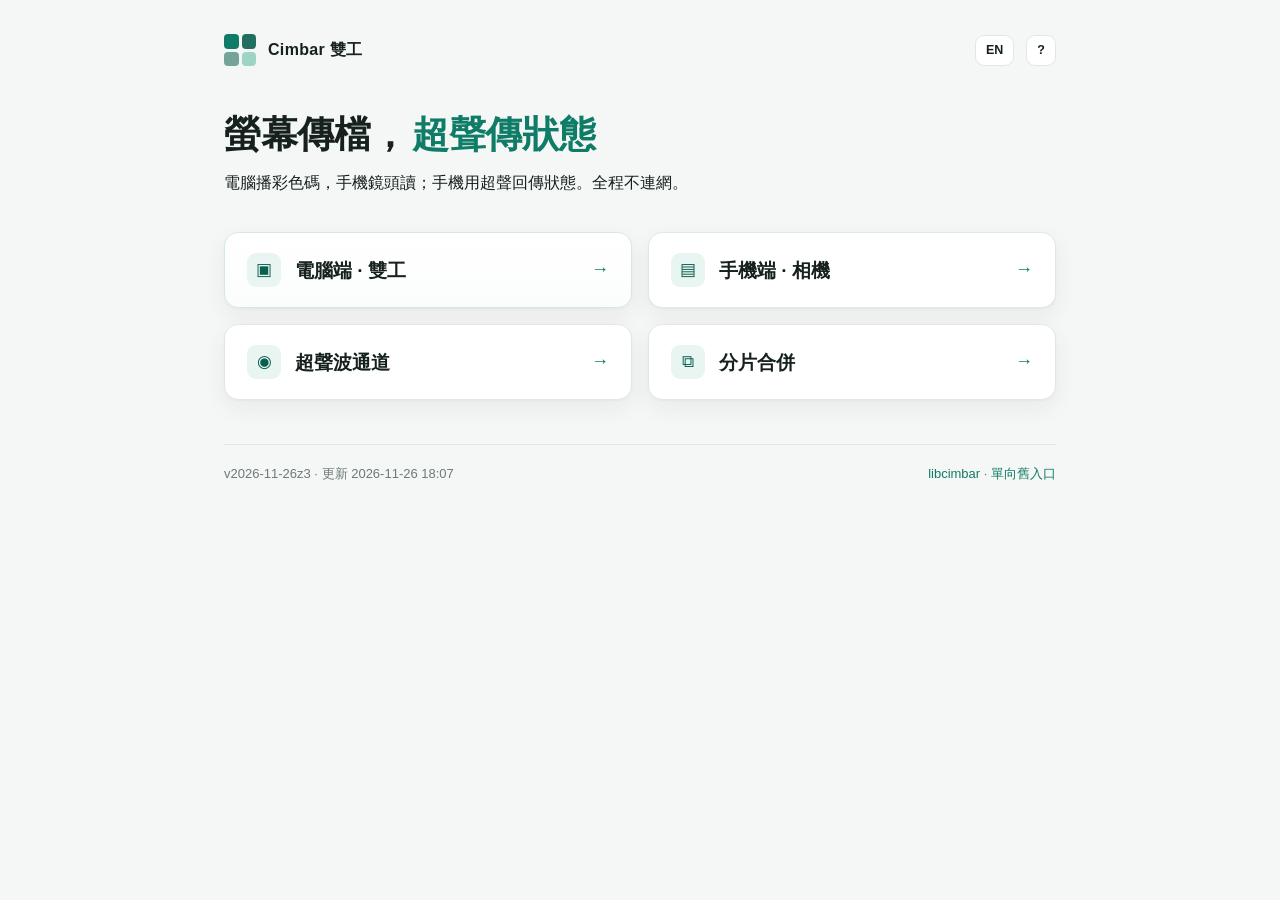
<file: index.html>
<!doctype html>
<html lang="zh-Hant">
<head>
<meta charset="utf-8">
<meta name="viewport" content="width=device-width,initial-scale=1">
<title>Cimbar 雙工</title>
<link rel="stylesheet" href="ui.css">
<style>
  :root{
    --bg:#f5f7f6; --surface:#fff; --ink:#16211e; --muted:#6d7a75;
    --line:#e2e8e5; --accent:#0e7c66; --accent-soft:#e8f5f0; --accent-deep:#0a5f4f;
    --shadow:0 1px 2px rgba(20,40,35,.04),0 8px 24px rgba(20,40,35,.06);
  }
  *{box-sizing:border-box}
  body{margin:0;background:var(--bg);color:var(--ink);
    font:16px/1.65 -apple-system,BlinkMacSystemFont,"Segoe UI","PingFang TC","Microsoft JhengHei","PingFang SC",sans-serif;
    -webkit-font-smoothing:antialiased}
  .wrap{max-width:880px;margin:0 auto;padding:34px 24px 60px}

  header{display:flex;align-items:center;gap:12px;margin-bottom:46px;flex-wrap:wrap}
  .mark{width:32px;height:32px;flex:0 0 32px;display:grid;grid-template-columns:1fr 1fr;grid-template-rows:1fr 1fr;gap:3px}
  .mark i{display:block;border-radius:4px;background:var(--accent)}
  .mark i:nth-child(2){background:var(--accent-deep);opacity:.9}
  .mark i:nth-child(3){background:var(--accent-deep);opacity:.55}
  .mark i:nth-child(4){background:#9ed4c4}
  header .name{font-weight:650;letter-spacing:.02em}
  .grow{flex:1}

  h1{font-size:37px;line-height:1.24;letter-spacing:-.01em;margin:0 0 12px;font-weight:680}
  h1 .ac{color:var(--accent);margin-left:5px}
  .sub{font-size:16px;margin:0 0 36px;color:var(--ink)}

  .cards{display:grid;grid-template-columns:1fr 1fr;gap:16px;margin-bottom:40px}
  .card{background:var(--surface);border:1px solid var(--line);border-radius:14px;padding:20px 22px;
    text-decoration:none;color:inherit;box-shadow:var(--shadow);display:flex;align-items:center;gap:14px;
    transition:transform .15s ease,box-shadow .15s ease,border-color .15s ease}
  .card:hover{transform:translateY(-2px);border-color:#cfe0da;box-shadow:0 2px 4px rgba(20,40,35,.05),0 14px 32px rgba(20,40,35,.09)}
  .card.primary{background:linear-gradient(180deg,#fff,#fbfdfc);border-color:#d5e8e1}
  .card .ico{width:34px;height:34px;border-radius:9px;background:var(--accent-soft);color:var(--accent-deep);
    display:grid;place-items:center;font-size:17px;flex:0 0 34px}
  .card h2{font-size:19px;margin:0;font-weight:650}
  .card .go{margin-left:auto;color:var(--accent);font-size:18px}

  footer{margin-top:44px;padding-top:18px;border-top:1px solid var(--line);color:var(--muted);font-size:13px;
    display:flex;justify-content:space-between;gap:14px;flex-wrap:wrap}
  footer a{color:var(--accent);text-decoration:none}

  @media (max-width:680px){
    .wrap{padding:24px 18px 48px}
    h1{font-size:28px}
    .cards{grid-template-columns:1fr}
  }
</style>
</head>
<body>
<div class="wrap">

  <header>
    <div class="mark" aria-hidden="true"><i></i><i></i><i></i><i></i></div>
    <div class="name">Cimbar 雙工</div>
    <div class="grow"></div>
    <button class="u-topbtn u-lang" onclick="UI.toggle()" title="Language">EN</button>
    <button class="u-topbtn" data-open="dlgHelp" data-i18n-title="nav.help" title="說明書">?</button>
  </header>

  <h1><span data-i18n="h1a">螢幕傳檔，</span><span class="ac" data-i18n="h1b">超聲傳狀態</span></h1>
  <p class="sub" data-i18n="sub">電腦播彩色碼，手機鏡頭讀；手機用超聲回傳狀態。全程不連網。</p>

  <div class="cards">
    <a class="card primary" href="duplex.html">
      <div class="ico">▣</div>
      <h2 data-i18n="c1">電腦端 · 雙工</h2>
      <div class="go">→</div>
    </a>
    <a class="card" href="recv.html">
      <div class="ico">▤</div>
      <h2 data-i18n="c2">手機端 · 相機</h2>
      <div class="go">→</div>
    </a>
    <a class="card" href="ultra.html">
      <div class="ico">◉</div>
      <h2 data-i18n="c3">超聲波通道</h2>
      <div class="go">→</div>
    </a>
    <a class="card" href="merge.html">
      <div class="ico">⧉</div>
      <h2 data-i18n="c4">分片合併</h2>
      <div class="go">→</div>
    </a>
  </div>

  <footer>
    <span id="verStamp"></span>
    <span><a href="https://github.com/sz3/libcimbar" target="_blank" rel="noopener">libcimbar</a> · <a href="encoder.html" data-i18n="single">單向舊入口</a></span>
  </footer>

</div>

<div class="u-modal u-hide" id="dlgHelp">
  <div class="u-sheet">
    <div class="u-sheet-head"><span data-i18n="help.t">說明書</span><button class="u-x" data-close="dlgHelp">✕</button></div>
    <div class="u-sheet-body">
      <h4 data-i18n="help.h1">這是什麼</h4>
      <p data-i18n="help.p1">電腦把檔案編成彩色圖碼矩陣在螢幕上滾動播放，手機鏡頭逐格讀回；手機再用一段人耳聽不見的 18 kHz 超聲，把「收了多少／讀不動／收齊了」回傳給電腦。全程不上傳、不留紀錄，斷網也能用。</p>

      <h4 data-i18n="help.h2">怎麼用</h4>
      <p data-i18n="help.p2">① 電腦開 duplex.html，選檔案就開始播碼。</p>
      <p data-i18n="help.p3">② 手機開 recv.html，把彩色碼填滿取景框；反光、太遠、失焦都會掉成功率，電腦收到降檔請求會自動放慢。</p>
      <p data-i18n="help.p4">③ 收齊後手機自動回傳「完成」，電腦立刻停播，不用等整輪播完。</p>

      <h4 data-i18n="help.h3">參數</h4>
      <p data-i18n="help.p5">下行（螢幕碼）約 106 KB/s（850 kbps，15 fps 基準）；上行（超聲）188 bps，狀態包 5 字節／0.54 秒。</p>
      <p data-i18n="help.p6">超聲頻帶：18100–19500 Hz 主力、20500–21900 Hz 兜底，8 音 MFSK 雙檔同時解。糾錯：幀內 Reed–Solomon + 跨幀噴泉碼，整幀丟失可自癒。</p>

      <h4 data-i18n="help.h4">兩個前提</h4>
      <p data-i18n="help.p7">一、必須用 HTTPS 或 localhost 開啟，否則瀏覽器不給鏡頭與麥克風權限。</p>
      <p data-i18n="help.p8">二、超聲已壓在 18.1–19.5 kHz（實測 18 kHz 以上就聽不見，這一段裝置響應也最好）。若個別機型仍發不出聲，頁面會自己退回純單向，傳輸照樣完成，只是沒有自適應。</p>

      <h4 data-i18n="help.h5">頁面清單</h4>
      <p data-i18n="help.p9">index 首頁 · duplex 電腦端 · recv 手機端 · ultra 純聲音通道 · merge 分片合併 · encoder 單向舊入口。</p>
    </div>
  </div>
</div>

<script src="ui.js"></script>
<script>
UI.add({
  'nav.help': ['說明書', 'Help'],
  'h1a': ['螢幕傳檔，', 'Screen sends files,'],
  'h1b': ['超聲傳狀態', 'sound sends status'],
  'sub': ['電腦播彩色碼，手機鏡頭讀；手機用超聲回傳狀態。全程不連網。',
          'The PC plays colour code; the phone camera reads it; status returns by ultrasound. Nothing leaves the room.'],
  'c1': ['電腦端 · 雙工', 'PC · duplex'],
  'c2': ['手機端 · 相機', 'Phone · camera'],
  'c3': ['超聲波通道', 'Ultrasonic link'],
  'c4': ['分片合併', 'Merge parts'],
  'single': ['單向舊入口', 'Legacy one-way'],
  'help.t': ['說明書', 'Guide'],
  'help.h1': ['這是什麼', 'What it is'],
  'help.p1': ['電腦把檔案編成彩色圖碼矩陣在螢幕上滾動播放，手機鏡頭逐格讀回；手機再用一段人耳聽不見的 18 kHz 超聲，把「收了多少／讀不動／收齊了」回傳給電腦。全程不上傳、不留紀錄，斷網也能用。',
    'The PC encodes a file into a rolling colour code matrix; the phone camera reads frame by frame and reports progress back over inaudible 18 kHz ultrasound. Nothing is uploaded and nothing is logged; it works offline.'],
  'help.h2': ['怎麼用', 'How to use'],
  'help.p2': ['① 電腦開 duplex.html，選檔案就開始播碼。', '1. Open duplex.html on the PC and pick a file — playback starts.'],
  'help.p3': ['② 手機開 recv.html，把彩色碼填滿取景框；反光、太遠、失焦都會掉成功率，電腦收到降檔請求會自動放慢。',
    '2. Open recv.html on the phone and fill the viewfinder with the code. Glare, distance and blur cost frames; the PC slows down when asked.'],
  'help.p4': ['③ 收齊後手機自動回傳「完成」，電腦立刻停播，不用等整輪播完。',
    '3. When complete, the phone reports "done" and the PC stops immediately.'],
  'help.h3': ['參數', 'Numbers'],
  'help.p5': ['下行（螢幕碼）約 106 KB/s（850 kbps，15 fps 基準）；上行（超聲）188 bps，狀態包 5 字節／0.54 秒。',
    'Downlink (screen code) ≈ 106 KB/s (850 kbps at 15 fps); uplink (ultrasound) 188 bps, 5-byte status per 0.54 s.'],
  'help.p6': ['超聲頻帶：18100–19500 Hz 主力、20500–21900 Hz 兜底，8 音 MFSK 雙檔同時解。糾錯：幀內 Reed–Solomon + 跨幀噴泉碼，整幀丟失可自癒。',
    'Ultrasound bands: 18100–19500 Hz primary, 20500–21900 Hz fallback, 8-tone MFSK decoded in both. Error control: in-frame Reed–Solomon plus cross-frame fountain code.'],
  'help.h4': ['兩個前提', 'Two prerequisites'],
  'help.p7': ['一、必須用 HTTPS 或 localhost 開啟，否則瀏覽器不給鏡頭與麥克風權限。',
    '1. Must be served over HTTPS or localhost, otherwise the browser withholds camera and mic.'],
  'help.p8': ['二、超聲已壓在 18.1–19.5 kHz（實測 18 kHz 以上就聽不見，這一段裝置響應也最好）。若個別機型仍發不出聲，頁面會自己退回純單向，傳輸照樣完成，只是沒有自適應。',
    '2. Ultrasound sits at 18.1–19.5 kHz. If a device cannot emit it, the page falls back to one-way and the transfer still completes.'],
  'help.h5': ['頁面清單', 'Pages'],
  'help.p9': ['index 首頁 · duplex 電腦端 · recv 手機端 · ultra 純聲音通道 · merge 分片合併 · encoder 單向舊入口。',
    'index home · duplex PC · recv phone · ultra sound-only · merge parts · encoder legacy one-way.']
});
UI.apply();
</script>
</body>
</html>
</file>
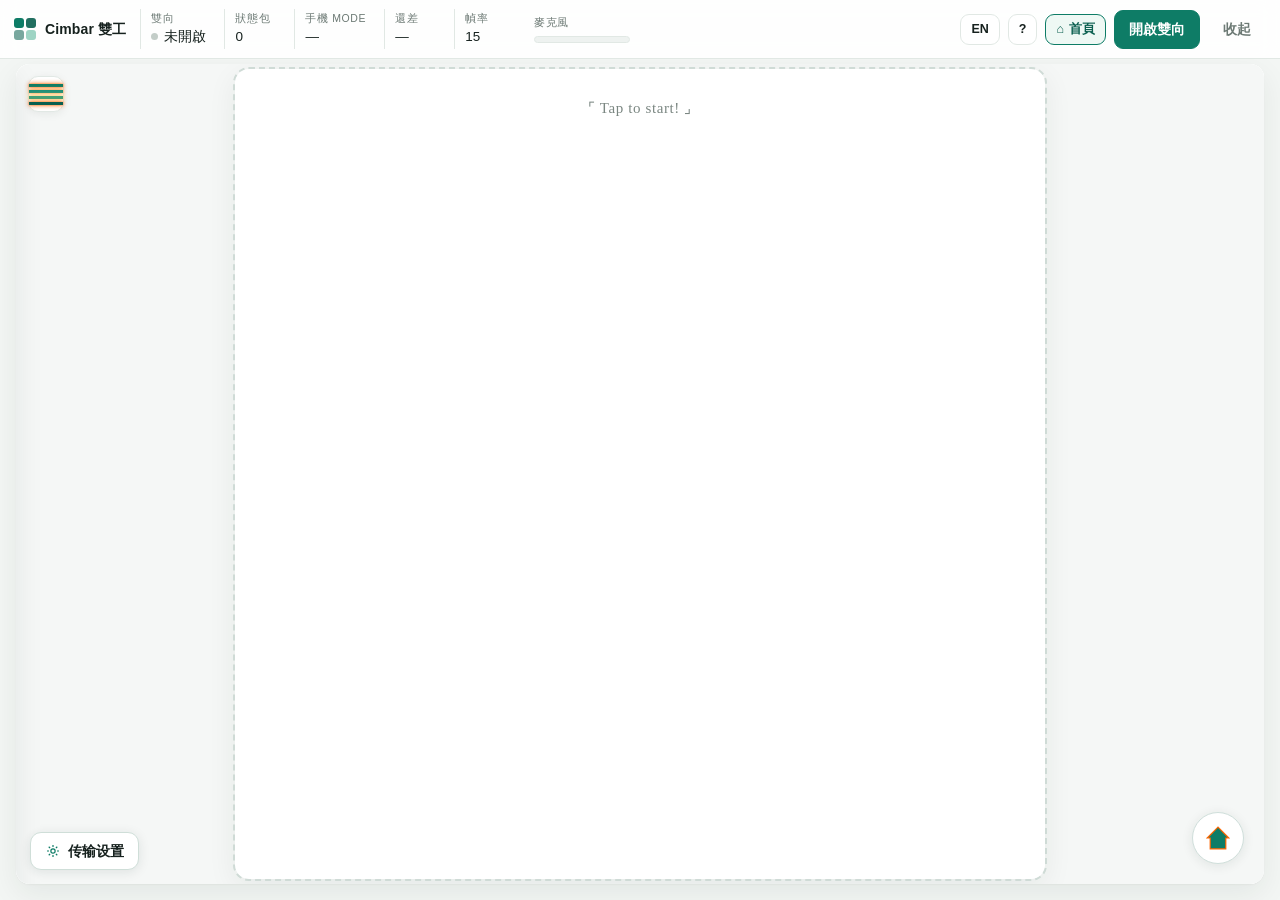
<file: duplex.html>
<!doctype html>
<html lang="zh-Hant">
<head>
<meta charset="utf-8">
<meta name="viewport" content="width=device-width,initial-scale=1">
<title>Cimbar 雙工 · 電腦端</title>
<link rel="stylesheet" href="ui.css">
<style>
  :root{
    --bg:#f3f6f4; --surface:#fff; --ink:#16211e; --muted:#6d7a75;
    --line:#e1e8e4; --accent:#0e7c66; --accent-deep:#0a5f4f; --accent-soft:#e8f5f0;
    --good:#1f7a4d; --bad:#b4423a; --shadow:0 1px 2px rgba(20,40,35,.04),0 10px 30px rgba(20,40,35,.07);
  }
  *{box-sizing:border-box}
  html,body{height:100%;margin:0;background:var(--bg);color:var(--ink);
    font:14px/1.5 -apple-system,BlinkMacSystemFont,"Segoe UI","PingFang TC","Microsoft JhengHei","PingFang SC",sans-serif}

  #bar{
    position:fixed;inset:0 0 auto 0;z-index:10;
    display:flex;align-items:center;gap:8px;flex-wrap:nowrap;
    padding:9px 14px;background:rgba(255,255,255,.9);backdrop-filter:blur(10px);
    border-bottom:1px solid var(--line);overflow:hidden
  }
  .brand{display:flex;align-items:center;gap:9px;margin-right:6px}
  .mark{width:22px;height:22px;display:grid;grid-template-columns:1fr 1fr;grid-template-rows:1fr 1fr;gap:2px}
  .mark i{display:block;border-radius:3px;background:var(--accent)}
  .mark i:nth-child(2){opacity:.9;background:var(--accent-deep)}
  .mark i:nth-child(3){opacity:.55;background:var(--accent-deep)}
  .mark i:nth-child(4){background:#9ed4c4}
  .brand strong{font-weight:650;letter-spacing:.01em}

  .stat{display:flex;flex-direction:column;min-width:62px;padding:2px 10px;border-left:1px solid var(--line)}
  .stat b{font-size:10.5px;letter-spacing:.06em;color:var(--muted);font-weight:500;text-transform:uppercase}
  .stat span{font-size:13.5px;font-variant-numeric:tabular-nums}

  #link{display:flex;align-items:center;gap:6px}
  .dot{width:7px;height:7px;border-radius:50%;background:#c3cdc8;flex:0 0 7px}
  .dot.on{background:var(--good)} .dot.bad{background:var(--bad)}

  #meter{width:96px;height:7px;background:#eef2f0;border:1px solid var(--line);border-radius:6px;overflow:hidden;margin-top:5px}
  #meter>i{display:block;height:100%;width:0;background:linear-gradient(90deg,#3fa37a,#c9a227,#b4423a);transition:width .12s linear}

  .spacer{flex:1 1 auto}
  button{
    font:inherit;font-weight:600;cursor:pointer;border-radius:9px;padding:8px 14px;
    background:var(--surface);color:var(--ink);border:1px solid var(--line);
    transition:background .15s ease,border-color .15s ease,transform .1s ease
  }
  button:hover{background:#f7faf8;border-color:#d2dbd7}
  button:active{transform:translateY(1px)}
  button.primary{background:var(--accent);border-color:var(--accent);color:#fff}
  button.primary:hover{background:var(--accent-deep);border-color:var(--accent-deep)}
  button.ghost{background:transparent;color:var(--muted);border-color:transparent}
  button.ghost:hover{background:#f1f5f3;color:var(--ink)}

  #stage{position:fixed;inset:0;padding:64px 16px 16px;display:flex}
  #frame{flex:1;display:flex;background:var(--surface);border:0;
    border-radius:14px;box-shadow:var(--shadow);overflow:hidden}
  #enc{flex:1;border:0;width:100%;height:100%;background:#fff;display:block}

  #tip{
    position:fixed;left:50%;transform:translate(-50%,-8px);top:58px;z-index:11;
    max-width:min(560px,80vw);padding:8px 14px;border-radius:10px;
    background:rgba(255,255,255,.96);border:1px solid var(--line);box-shadow:var(--shadow);
    font-size:12.5px;color:var(--ink);text-align:center;pointer-events:none;
    opacity:0;transition:opacity .25s ease,transform .25s ease
  }
  #tip.show{opacity:1;transform:translate(-50%,0)}

  @media (max-width:1100px){ #stat-mode,#stat-need{display:none} }
  @media (max-width:880px){ #stat-pk{display:none} .brand strong{display:none} }

  .folded #bar .stat,.folded #bar #meter,.folded #bar #link{display:none}
  .folded #stage{padding-top:56px}
</style>
</head>
<body>

<div id="bar">
  <div class="brand">
    <div class="mark" aria-hidden="true"><i></i><i></i><i></i><i></i></div>
    <strong>Cimbar 雙工</strong>
  </div>

  <div class="stat">
    <b data-i18n="st.duplex">雙向</b>
    <span id="link"><i class="dot"></i><em data-i18n="st.off">未開啟</em></span>
  </div>
  <div class="stat"><b data-i18n="st.pk">狀態包</b><span id="pk">0</span></div>
  <div class="stat" id="stat-mode"><b data-i18n="st.mode">手機 mode</b><span id="md">—</span></div>
  <div class="stat" id="stat-need"><b data-i18n="st.need">還差</b><span id="need">—</span></div>
  <div class="stat"><b data-i18n="st.fps">幀率</b><span id="fps">15</span></div>
  <div class="stat" style="border-left:0">
    <b data-i18n="st.mic">麥克風</b>
    <div id="meter"><i></i></div>
  </div>

  <div class="spacer"></div>

  <button class="u-topbtn u-lang" onclick="UI.toggle()" title="Language">EN</button>
  <button class="u-topbtn" data-open="dlgHelp" title="說明書" data-i18n-title="nav.help">?</button>
  <a class="u-topbtn u-home" href="index.html">⌂ <b data-i18n="nav.home">首頁</b></a>
  <button class="primary" id="btnOn" data-i18n="btn.on">開啟雙向</button>
  <button class="ghost" id="btnFold" data-i18n="btn.fold">收起</button>
</div>

<div id="stage">
  <div id="frame"><iframe id="enc" src="encoder.html"></iframe></div>
</div>

<div id="tip"></div>

<div class="u-modal u-hide" id="dlgHelp">
  <div class="u-sheet">
    <div class="u-sheet-head"><span data-i18n="help.t">說明書</span><button class="u-x" data-close="dlgHelp">✕</button></div>
    <div class="u-sheet-body">
      <h4 data-i18n="help.h1">三步</h4>
      <p data-i18n="help.p1">① 這頁就是發送端：中間那塊是編碼器，選檔案就開始播彩色碼。</p>
      <p data-i18n="help.p2">② 手機開 recv.html，把碼填滿取景框，再點它選單裡的「雙向」。</p>
      <p data-i18n="help.p3">③ 這頁按「開啟雙向」拿到麥克風，就開始收手機回傳的超聲狀態；收齊會自動停播。</p>

      <h4 data-i18n="help.h2">上面那排數字</h4>
      <p data-i18n="help.p4">雙向＝通道狀態（未開啟／等待手機／在線／失聯已回退）。狀態包＝累計收到的超聲包。手機 mode＝手機鎖定的編碼模式。還差＝手機回報還缺幾塊。幀率＝目前播放速度，會依手機回饋自動調。麥克風＝聽到的手機超聲強度。</p>

      <h4 data-i18n="help.h3">對齊模式</h4>
      <p data-i18n="help.p5">手機已鎖定某個編碼模式時，可按下面這顆讓電腦直接跟上，不必等自動協商。</p>
      <div class="u-row"><button onclick="DuplexRx.applyModeFromPhone(); DuplexUI();" data-i18n="btn.mode">對齊手機 mode</button></div>

      <h4 data-i18n="help.h4">前提</h4>
      <p data-i18n="help.p6">要用 HTTPS 或 localhost 開啟才拿得到麥克風；沒有麥克風就退回純單向，播放照常。</p>
    </div>
  </div>
</div>

<script src="ui.js"></script>
<script src="duplex.js"></script>
<script src="duplex-rx.js"></script>
<script>
UI.add({
  'nav.help': ['說明書', 'Help'],
  'nav.home': ['首頁', 'Home'],
  'st.duplex': ['雙向', 'Duplex'],
  'st.off': ['未開啟', 'Off'],
  'st.pk': ['狀態包', 'Packets'],
  'st.mode': ['手機 mode', 'Phone mode'],
  'st.need': ['還差', 'Missing'],
  'st.fps': ['幀率', 'FPS'],
  'st.mic': ['麥克風', 'Mic'],
  'btn.on': ['開啟雙向', 'Start duplex'],
  'btn.fold': ['收起', 'Fold'],
  'btn.onOn': ['雙向：開', 'Duplex: on'],
  'btn.onFail': ['開啟失敗', 'Failed'],
  'btn.unfold': ['展開', 'Unfold'],
  'btn.mode': ['對齊手機 mode', 'Match phone mode'],
  'link.on': ['在線', 'Online'],
  'link.wait': ['等待手機', 'Waiting'],
  'link.bad': ['失聯 · 已回退單向', 'Lost · one-way'],
  'help.t': ['說明書', 'Guide'],
  'help.h1': ['三步', 'Three steps'],
  'help.p1': ['① 這頁就是發送端：中間那塊是編碼器，選檔案就開始播彩色碼。', '1. This page is the sender — the middle panel is the encoder; pick a file and playback starts.'],
  'help.p2': ['② 手機開 recv.html，把碼填滿取景框，再點它選單裡的「雙向」。', '2. Open recv.html on the phone, fill the viewfinder, then tap "Duplex" in its menu.'],
  'help.p3': ['③ 這頁按「開啟雙向」拿到麥克風，就開始收手機回傳的超聲狀態；收齊會自動停播。', '3. Press "Start duplex" here to grant the mic; incoming ultrasound status then controls playback, which stops when the file is complete.'],
  'help.h2': ['上面那排數字', 'The numbers above'],
  'help.p4': ['雙向＝通道狀態（未開啟／等待手機／在線／失聯已回退）。狀態包＝累計收到的超聲包。手機 mode＝手機鎖定的編碼模式。還差＝手機回報還缺幾塊。幀率＝目前播放速度，會依手機回饋自動調。麥克風＝聽到的手機超聲強度。',
    'Duplex = channel state (off / waiting / online / lost and fallen back). Packets = ultrasound packets received. Phone mode = the mode the phone locked. Missing = blocks the phone still needs. FPS = current playback rate, adjusted from feedback. Mic = received ultrasound level.'],
  'help.h3': ['對齊模式', 'Match mode'],
  'help.p5': ['手機已鎖定某個編碼模式時，可按下面這顆讓電腦直接跟上，不必等自動協商。',
    'If the phone has locked a mode, use the button below so the PC follows immediately instead of waiting for negotiation.'],
  'help.h4': ['前提', 'Prerequisite'],
  'help.p6': ['要用 HTTPS 或 localhost 開啟才拿得到麥克風；沒有麥克風就退回純單向，播放照常。',
    'Serve over HTTPS or localhost to get the mic; without it the link falls back to one-way and playback continues.']
});
UI.apply();
</script>

<script>
(function(){
  var enc = document.getElementById('enc');
  var st  = DuplexRx.state;
  function T(k, fb) { return (window.UI && UI.t) ? UI.t(k) : fb; }

  window.DuplexUI = function(){
    var link = document.getElementById('link');
    var s = st;
    var txt;
    if (!s.on) txt = '<i class="dot"></i>' + T('st.off', '未開啟');
    else if (s.fallback) txt = '<i class="dot bad"></i>' + T('link.bad', '失聯 · 已回退單向');
    else if (s.packets > 0) txt = '<i class="dot on"></i>' + T('link.on', '在線');
    else txt = '<i class="dot"></i>' + T('link.wait', '等待手機');
    link.innerHTML = txt;

    document.getElementById('pk').textContent = s.packets;
    var ls = s.lastStatus;
    document.getElementById('md').textContent   = ls ? DuplexRx.modeName(ls.mode) : '—';
    document.getElementById('need').textContent = ls ? (ls.need ? ls.need : '—') : '—';
    document.getElementById('fps').textContent  = s.curFps;
  };

  window.DuplexLog = function(msg){
    var t = document.getElementById('tip');
    if (!t) return;
    t.textContent = msg;
    t.classList.add('show');
    clearTimeout(window.__tipTimer);
    window.__tipTimer = setTimeout(function(){ t.classList.remove('show'); }, 5000);
  };

  document.getElementById('btnOn').onclick = async function(){
    var ok = await DuplexRx.start(function(){ return enc.contentWindow; });
    this.textContent = ok ? T('btn.onOn','雙向：開') : T('btn.onFail','開啟失敗');
    if (!ok) this.classList.remove('primary');
    DuplexUI();
  };

  document.getElementById('btnFold').onclick = function(){
    document.body.classList.toggle('folded');
    this.textContent = document.body.classList.contains('folded') ? T('btn.unfold','展開') : T('btn.fold','收起');
  };

  window.addEventListener('ui-lang', DuplexUI);

  setInterval(function(){
    if (!st.on) return;
    var m = document.querySelector('#meter > i');
    m.style.width = (Math.min(1, st.level * 12) * 100).toFixed(1) + '%';
  }, 120);

  enc.addEventListener('load', DuplexUI);
  DuplexUI();
})();
</script>
</body>
</html>
</file>
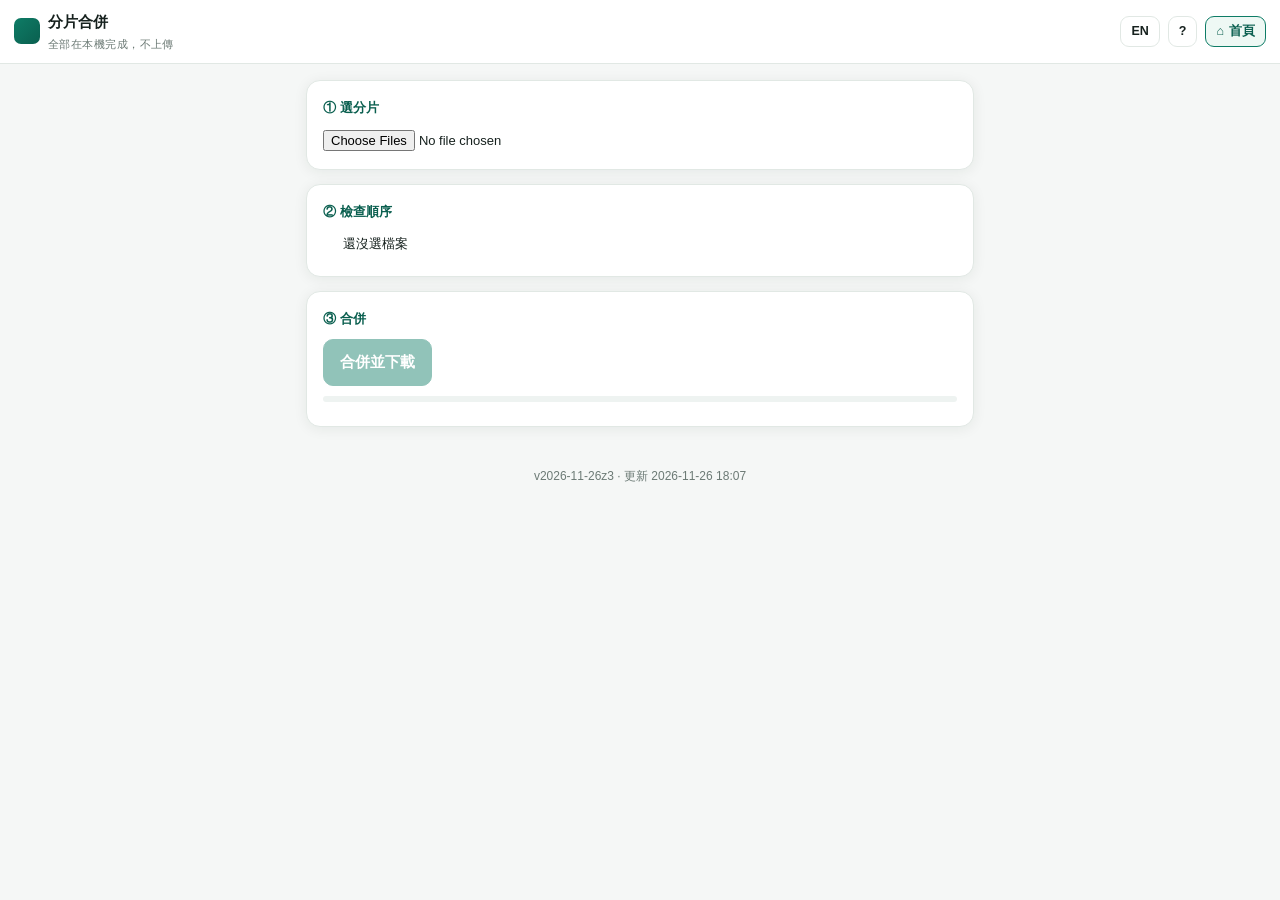
<file: merge.html>
<!doctype html>
<html lang="zh-Hant">
<head>
<meta charset="utf-8">
<meta name="viewport" content="width=device-width, initial-scale=1">
<title>分片合併 · Merge parts</title>
<link rel="stylesheet" href="ui.css">
<style>
  :root{
    --bg:#f5f7f6; --surface:#fff; --ink:#16211e; --muted:#6c7a75;
    --accent:#0e7c66; --accent-2:#0a5f4f; --line:#e1e8e4;
    --shadow:0 2px 14px rgba(20,40,35,.07);
  }
  *{box-sizing:border-box}
  body{margin:0;background:var(--bg);color:var(--ink);
    font:15px/1.65 -apple-system,BlinkMacSystemFont,"Segoe UI","PingFang TC","Microsoft JhengHei","PingFang SC",sans-serif}
  header{display:flex;align-items:center;gap:8px;padding:10px 14px;background:rgba(255,255,255,.92);
    border-bottom:1px solid var(--line);position:sticky;top:0;z-index:5;backdrop-filter:blur(8px);flex-wrap:wrap}
  .mark{width:26px;height:26px;border-radius:7px;background:linear-gradient(135deg,#0e7c66,#0a5f4f)}
  .brand{font-weight:700}
  .brand small{display:block;font-weight:400;color:var(--muted);font-size:11px;letter-spacing:.04em}
  main{max-width:700px;margin:0 auto;padding:16px}
  .card{background:var(--surface);border:1px solid var(--line);border-radius:14px;
    box-shadow:var(--shadow);padding:16px;margin-bottom:14px}
  h3{margin:0 0 10px;font-size:13px;color:var(--accent-2)}
  button{padding:10px 16px;border-radius:10px;border:1px solid var(--line);background:#fff;
    color:var(--ink);font:inherit;font-weight:600;cursor:pointer}
  button.primary{background:var(--accent);border-color:var(--accent);color:#fff}
  button.primary:hover{background:var(--accent-2)}
  button:disabled{opacity:.45;cursor:not-allowed}
  ol{margin:10px 0 0;padding-left:20px;font-size:13px;color:var(--ink)}
  li{margin:3px 0;word-break:break-all}
  .prog{height:6px;background:#eef3f1;border-radius:6px;overflow:hidden;margin-top:10px}
  .prog i{display:block;height:100%;width:0;background:var(--accent);transition:width .25s}
  a{color:var(--accent)}
  footer{text-align:center;font-size:12px;color:var(--muted);padding:10px 16px 30px}
</style>
</head>
<body>
<header>
  <div class="mark"></div>
  <div class="brand"><span data-i18n="brand">分片合併</span><small data-i18n="brandSub">全部在本機完成，不上傳</small></div>
  <div style="flex:1"></div>
  <button class="u-topbtn u-lang" onclick="UI.toggle()" title="Language">EN</button>
  <button class="u-topbtn" data-open="dlgHelp" title="說明書">?</button>
  <a class="u-topbtn u-home" href="index.html">⌂ <b data-i18n="nav.home">首頁</b></a>
</header>

<main>
  <div class="card">
    <h3 data-i18n="s1">① 選分片</h3>
    <input type="file" id="files" multiple accept="*/*" style="font-size:13px">
  </div>

  <div class="card">
    <h3 data-i18n="s2">② 檢查順序</h3>
    <ol id="list"><li style="list-style:none;padding:0" data-i18n="empty">還沒選檔案</li></ol>
    <div id="sum" style="font-size:13px;margin-top:6px"></div>
  </div>

  <div class="card">
    <h3 data-i18n="s3">③ 合併</h3>
    <button class="primary" id="btnMerge" disabled onclick="Merge.run()" data-i18n="btn.merge">合併並下載</button>
    <div class="prog"><i id="prog"></i></div>
    <div id="msg" style="font-size:13px;margin-top:8px"></div>
  </div>
</main>

<footer><span id="verStamp"></span></footer>

<div class="u-modal u-hide" id="dlgHelp">
  <div class="u-sheet">
    <div class="u-sheet-head"><span data-i18n="help.t">說明書</span><button class="u-x" data-close="dlgHelp">✕</button></div>
    <div class="u-sheet-body">
      <h4 data-i18n="help.h1">怎麼用</h4>
      <p data-i18n="help.p1">把手機收到的 xxx.part01 / .part02 … 全部選進來（可多選）。按檔名序號排序後拼接，與原檔一字不差。</p>
      <h4 data-i18n="help.h2">注意</h4>
      <p data-i18n="help.p2">分片必須是同一組設定切出來的（同一份檔案、同一個每片大小）。若某片序號對不上，合併出來的檔案會壞；先用接收端把缺的那片補回來，湊齊再合。</p>
    </div>
  </div>
</div>

<script src="ui.js"></script>
<script>
UI.add({
  'nav.home': ['首頁', 'Home'],
  'brand': ['分片合併', 'Merge parts'],
  'brandSub': ['全部在本機完成，不上傳', 'All local, nothing uploaded'],
  's1': ['① 選分片', '1 · Pick parts'],
  's2': ['② 檢查順序', '2 · Check order'],
  's3': ['③ 合併', '3 · Merge'],
  'btn.merge': ['合併並下載', 'Merge & download'],
  'empty': ['還沒選檔案', 'No files yet'],
  'piece': ['第 {n} 片', 'Part {n}'],
  'merging': ['合併中…', 'Merging…'],
  'done': ['完成：', 'Done: '],
  'sum': ['合併後：', 'Merged: '],
  'count': ['共 {n} 片', '{n} parts'],
  'help.t': ['說明書', 'Guide'],
  'help.h1': ['怎麼用', 'How to use'],
  'help.p1': ['把手機收到的 xxx.part01 / .part02 … 全部選進來（可多選）。按檔名序號排序後拼接，與原檔一字不差。',
    'Select every xxx.part01 / .part02 … received on the phone (multi-select works). They are sorted by part number and joined byte-for-byte.'],
  'help.h2': ['注意', 'Caution'],
  'help.p2': ['分片必須是同一組設定切出來的（同一份檔案、同一個每片大小）。若某片序號對不上，合併出來的檔案會壞；先用接收端把缺的那片補回來，湊齊再合。',
    'All parts must come from the same settings. A missing or mismatched part corrupts the result — fetch it again from the receiver first.']
});
UI.apply();
</script>

<script>
var Merge = (function () {
  var picked = [];

  function sortKey(name) {
    var m = name.match(/\.part(\d+)/i);
    return m ? parseInt(m[1], 10) : 9999;
  }

  function render() {
    var list = document.getElementById('list');
    var sum = document.getElementById('sum');
    var btn = document.getElementById('btnMerge');
    list.innerHTML = '';
    if (!picked.length) {
      list.innerHTML = '<li style="list-style:none;padding:0">' + UI.t('empty') + '</li>';
      sum.textContent = '';
      btn.disabled = true;
      return;
    }
    var pn = UI.t('piece');
    picked.forEach(function (f, i) {
      var li = document.createElement('li');
      li.textContent = pn.replace('{n}', i + 1) + ' · ' + f.name + ' · ' + fmt(f.size);
      list.appendChild(li);
    });
    var total = picked.reduce(function (a, b) { return a + b.size; }, 0);
    var base = picked[0].name.replace(/\.part\d+/i, '');
    sum.textContent = UI.t('sum') + base + ' · ' + fmt(total) + ' · ' + UI.t('count').replace('{n}', picked.length);
    btn.disabled = false;
  }

  function fmt(n) {
    if (n > 1024 * 1024) return (n / 1024 / 1024).toFixed(2) + ' MB';
    if (n > 1024) return (n / 1024).toFixed(1) + ' KB';
    return n + ' B';
  }

  document.getElementById('files').addEventListener('change', function () {
    picked = Array.prototype.slice.call(this.files || []);
    picked.sort(function (a, b) {
      var ka = sortKey(a.name), kb = sortKey(b.name);
      return ka - kb || a.name.localeCompare(b.name);
    });
    render();
  });

  window.addEventListener('ui-lang', render);

  return {
    run: function () {
      if (!picked.length) return;
      var btn = document.getElementById('btnMerge');
      var msg = document.getElementById('msg');
      var prog = document.getElementById('prog');
      btn.disabled = true;
      msg.textContent = UI.t('merging');
      var base = picked[0].name.replace(/\.part\d+/i, '');
      var blob = new Blob(picked, { type: 'application/octet-stream' });
      var url = URL.createObjectURL(blob);
      prog.style.width = '100%';
      var a = document.createElement('a');
      a.href = url;
      a.download = base || 'merged.bin';
      document.body.appendChild(a);
      a.click();
      setTimeout(function () { document.body.removeChild(a); }, 500);
      msg.innerHTML = UI.t('done') + '<a href="' + url + '" download="' + (base || 'merged.bin') + '">' + (base || 'merged.bin') + '</a>（' + fmt(blob.size) + '）';
      btn.disabled = false;
    }
  };
})();
</script>
</body>
</html>
</file>
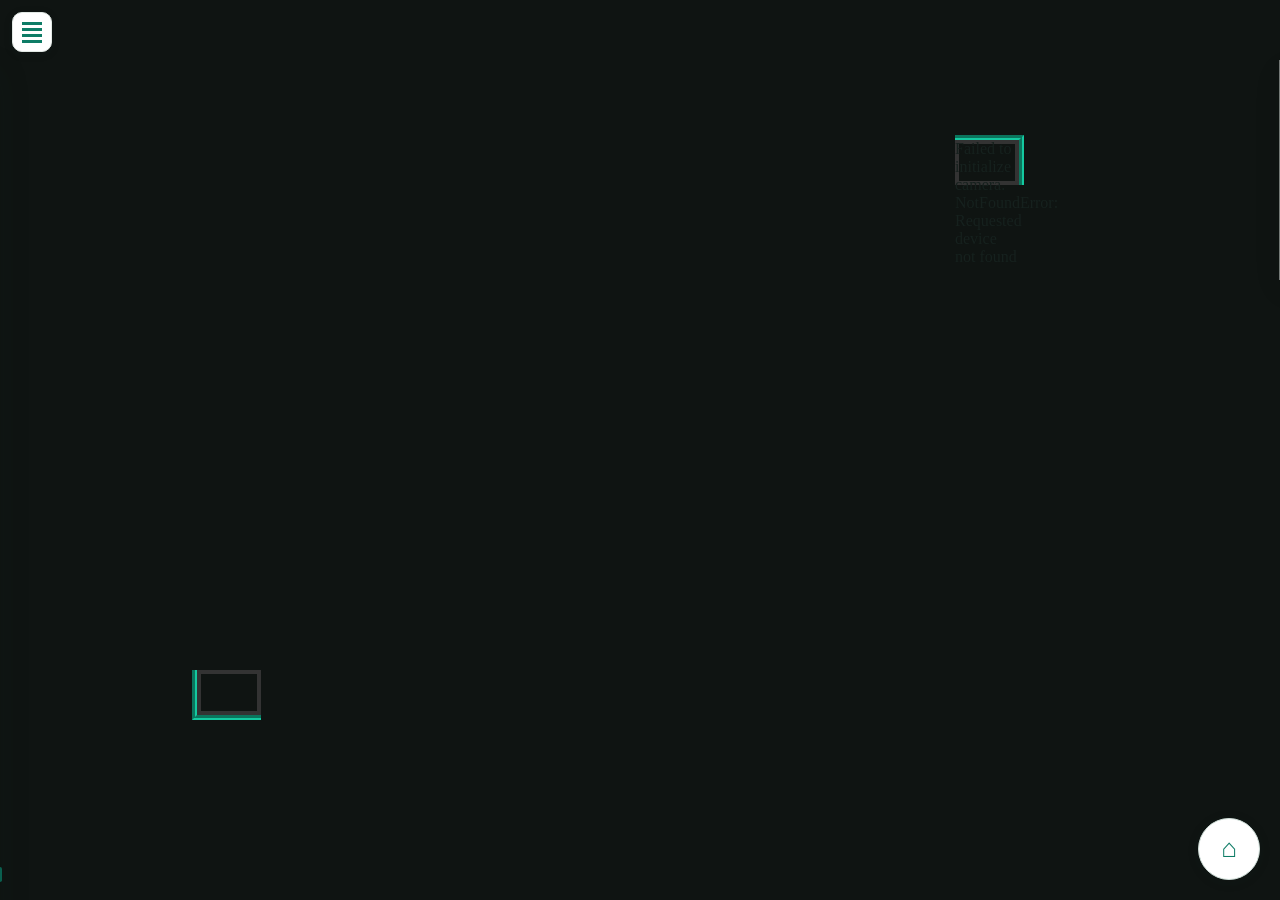
<file: recv.html>
<!doctype html>
<html lang="en" data-framework="javascript">

<head>

<!-- 本站为纯静态气隙工具：不连任何授权服务，打开即用 -->



  <title>Cimbar Decoder</title>
  <meta charset="utf-8">
  <meta name="viewport" content="width=device-width, user-scalable=no">
  <link rel="manifest" href="pwa-recv.2026-01-20T0312.json">
  <link rel="stylesheet" href="ui.css">
</head>

<body>

  <style>
    * {
      margin: 0;
      padding: 0;
    }

    html,
    body {
      height: 100vh;
    }

    body {
      background-color: #000000;
      background-image: linear-gradient(135deg, rgb(0, 0, 0) 65px, transparent 130px),
        repeating-linear-gradient(135deg, rgb(0, 0, 0) 0px, rgb(255, 165, 0) 1px, transparent 1px, transparent 30px),
        repeating-linear-gradient(45deg, rgb(0, 0, 0) 0px, rgb(255, 165, 0) 1px, transparent 1px, transparent 30px);
      background-size: cover;
      color: #ffa500;
    }

    @media (prefers-color-scheme: dark) {
      body {
        background-color: #000000;
        color: #ffa500;
      }
    }

    #container {
      position: fixed;
      top: 0;
      left: 0;
      right: 0;
      bottom: 0;
      z-index: -100;
      overflow: hidden;
      /* Hide scrollbars */
    }

    video {
      height: 100%;
      width: 100%;
      z-index: -100;
      background-size: cover;
      transition: 1s opacity;
    }

    .statusbox {
      color: #ffa500;
      text-shadow: 1px 1px 1px #000000;
    }

    #progress_bars {
      position: fixed;
      bottom: 0;
      left: 0;
      right: 0;
      margin-bottom: 1vh;
    }

    .progress {
      display: block;
      height: 1.2vh;
      margin-bottom: 1vh;
      background-color: #ffa500;
      border-top: 0.2vh inset #b37400;
      border-bottom: 0.4vh inset #b37400;
      border-right: 0.3vh inset #b37400;
      border-radius: 0 0.5vh 0.5vh 0;
      max-width: 100%;
      width: 0;
    }

    .crosshairs {
      border-color: #ffa500 !important;
    }

    .crosshairs.scanning_xhairs {
      border-color: #ffcc00 !important;
    }

    .crosshairs.active_xhairs {
      border-color: #00ff00 !important;
    }

    #crosshair1 {
      position: fixed;
      top: 15%;
      right: 20%;
      width: 5%;
      height: 5%;
      z-index: -50;
      border-right: 5px groove;
      border-top: 5px groove;
      box-shadow: inset 0 0 0 4px #333;
    }

    #crosshair2 {
      position: fixed;
      bottom: 20%;
      left: 15%;
      width: 5%;
      height: 5%;
      z-index: -50;
      border-left: 5px groove;
      border-bottom: 5px groove;
      box-shadow: inset 0 0 0 4px #333;
    }

    #nav-container:focus-within {
      z-index: 1;
    }

    #nav-content,
    #nav-container .bg,
    #nav-container:focus-within #nav-button {
      z-index: 1;
    }

    /* options */
    #nav-container a.mode-auto,
    #nav-container a.mode-b {
      color: #666;
    }

    #nav-container.mode-auto a.mode-auto,
    #nav-container.mode-b a.mode-b {
      color: #ffa500;
    }

    /* nav stuff */
    /* built off of https://codepen.io/dannievinther/pen/NvZjvz */
    #nav-container {
      position: fixed;
      top: 0;
      width: 100%;
      height: 100%;
      pointer-events: none;
    }

    #nav-container .bg {
      pointer-events: auto;
      position: absolute;
      left: 0;
      width: 100%;
      height: 100%;
      visibility: hidden;
      opacity: 0;
      transition: .3s;
      background: #000000;
    }

    #nav-container:focus-within .bg {
      visibility: visible;
      opacity: .8;
    }

    #nav-container * {
      visibility: visible;
    }

    #nav-button {
      position: relative;
      display: flex;
      flex-direction: column;
      justify-content: center;
      height: 60px;
      width: 30px;
      margin-left: 15px;
      cursor: pointer;
      pointer-events: auto;
      touch-action: manipulation;
      border: 0;
      outline: 0;
      background-image: linear-gradient(180deg, rgba(0, 0, 0, 0) 10%, rgba(0, 0, 0, 1) 40%, rgba(0, 0, 0, 1) 60%, rgba(0, 0, 0, 0) 90%);
      background-color: initial;
    }

    #nav-button.hide {
      opacity: 0;
      transition: .3s;
    }

    #nav-container:focus-within #nav-button.hide {
      opacity: 1;
    }

    .icon-bar {
      display: block;
      width: 100%;
      height: 3px;
      transition: .3s;
    }

    .icon-bar+.icon-bar {
      margin-top: 3px;
    }

    #nav-container .icon-bar:nth-of-type(1) {
      background-color: #ffa500;
      box-shadow: 0px 0px 5px #ffa500, 0px 0px 2px #ffa500;
    }

    #nav-container .icon-bar:nth-of-type(2) {
      background-color: #ffa500;
      box-shadow: 0px 0px 5px #ffa500, 0px 0px 2px #ffa500;
    }

    #nav-container .icon-bar:nth-of-type(3) {
      background-color: #ffa500;
      box-shadow: 0px 0px 5px #ffa500, 0px 0px 2px #ffa500;
    }

    #nav-container .icon-bar:nth-of-type(4) {
      background-color: #ffa500;
      box-shadow: 0px 0px 5px #ffa500, 0px 0px 2px #ffa500;
    }

    #nav-container.mode-4c .icon-bar:nth-of-type(1) {
      background-color: #ffa500;
      box-shadow: 0px 0px 5px #ffa500, 0px 0px 2px #ffa500;
    }

    #nav-container.mode-4c .icon-bar:nth-of-type(2) {
      background-color: #ffa500;
      box-shadow: 0px 0px 5px #ffa500, 0px 0px 2px #ffa500;
    }

    #nav-container.mode-4c .icon-bar:nth-of-type(3) {
      background-color: #ffa500;
      box-shadow: 0px 0px 5px #ffa500, 0px 0px 2px #ffa500;
    }

    #nav-container.mode-4c .icon-bar:nth-of-type(4) {
      background-color: #ffa500;
      box-shadow: 0px 0px 5px #ffa500, 0px 0px 2px #ffa500;
    }

    #nav-container:focus-within #nav-button {
      pointer-events: none;
    }

    #nav-container:focus-within .icon-bar {
      background-color: #ffa500;
      background-image: none !important;
      box-shadow: none !important;
    }

    #nav-button.attention:focus-within .icon-bar {
      background-color: #ffa500;
    }

    #nav-container:focus-within .icon-bar:nth-of-type(1) {
      transform: translate3d(0, 9px, 0) rotate(45deg);
    }

    #nav-container:focus-within .icon-bar:nth-of-type(2),
    #nav-container:focus-within .icon-bar:nth-of-type(3) {
      opacity: 0;
    }

    #nav-container:focus-within .icon-bar:nth-of-type(4) {
      transform: translate3d(0, -9px, 0) rotate(-45deg);
    }

    #nav-content {
      margin-top: 60px;
      padding: 20px;
      position: absolute;
      top: 0;
      left: 0;
      height: calc(100% - 60px);
      overflow-x: clip;
      background-color: #000000;
      border-right: 1px solid #ffa500;
      text-align: center;
      pointer-events: auto;
      -webkit-tap-highlight-color: rgba(0, 0, 0, 0);
      transform: translateX(-100%);
      transition: transform .3s;
    }

    #nav-content ul {
      height: calc(100% - 60px);
      display: flex;
      flex-direction: column;
      list-style: none;
    }

    #nav-content hr {
      border: 1px solid #ffa500;
    }

    #nav-content li a {
      display: block;
      padding: 10px 5px;
      color: #ffa500;
      text-decoration: none;
      transition: color .1s;
    }

    #nav-content li a.attention {
      animation: glowing 1.5s infinite alternate;
    }

    #nav-content li a {
      font-variant: small-caps;
      font-size: 2em;
    }

    #nav-content h4 {
      color: #ffa500;
      font-variant: small-caps;
      padding-top: 1em;
    }

    #nav-content li.modesel a {
      display: inline-block;
      width: 4em;
    }

    #nav-content li:hover {
      background-color: #1a1a1a;
    }

    #nav-content li:not(.small)+.small {
      margin-top: auto;
    }

    #nav-content li.small {
      display: flex;
      align-self: center;
    }

    #nav-content li.small a {
      font-size: 1em;
    }

    #nav-container:focus-within #nav-content,
    #debug_menu:focus-within {
      transform: none;
    }

    #debug_menu {
      transform: translateX(100%);
      margin-top: 60px;
      right: 0;
      padding: 20px;
      position: absolute;
      top: 0;
      max-width: 95%;
      z-index: 2;
      transition: transform .3s;
      opacity: 95%;
      background-color: #000000;
      border-left: 1px solid #ffa500;
    }

    .invisible {
      display: none;
    }

    @keyframes glowing {
      0% {
        color: #ffa500;
      }
      100% {
        color: #ffcc80;
      }
    }

    /* Home button styling */
    #home-button {
      position: fixed;
      bottom: 20px;
      right: 20px;
      width: 60px;
      height: 60px;
      z-index: 100;
      background-color: #000000;
      border: 2px solid #ffa500;
      border-radius: 50%;
      display: flex;
      align-items: center;
      justify-content: center;
      cursor: pointer;
      box-shadow: 0 0 10px rgba(255, 165, 0, 0.5);
      transition: all 0.3s ease;
    }

    #home-button:hover {
      background-color: #ffa500;
      box-shadow: 0 0 15px rgba(255, 165, 0, 0.8);
    }

    #home-button:hover .home-icon {
      color: #000000;
    }

    .home-icon {
      color: #ffa500;
      font-size: 28px;
      font-weight: bold;
      transition: all 0.3s ease;
    }

    #debug-button {
      background-color: #000000;
      color: #ffa500;
      border: 1px solid #ffa500;
      padding: 5px 10px;
      cursor: pointer;
      margin-bottom: 10px;
    }

    #debug-button:hover {
      background-color: #ffa500;
      color: #000000;
    }

    /* ===== 浅色外层（点击屏幕的取景/预览区仍是深色，避免反光干扰识别） ===== */
    body {
      background-color: #f5f7f6;
      background-image: none;
      color: #16211e;
    }

    @media (prefers-color-scheme: dark) {
      body {
        background-color: #f5f7f6;
        color: #16211e;
      }
    }

    /* 取景区：保持深底 */
    video {
      background: #0f1412;
    }

    #container {
      background: #0f1412;
    }

    .statusbox {
      color: #16211e;
      text-shadow: none;
      font-size: .85em;
      line-height: 1.5;
      word-break: break-all;
    }

    .progress {
      background-color: #0e7c66;
      border-top: .2vh solid #0a5f4f;
      border-bottom: .4vh solid #0a5f4f;
      border-right: .3vh solid #0a5f4f;
    }

    .crosshairs {
      border-color: #14c9a0 !important;
      box-shadow: inset 0 0 0 4px rgba(15, 23, 18, .55);
    }

    .crosshairs.scanning_xhairs {
      border-color: #0e7c66 !important;
    }

    .crosshairs.active_xhairs {
      border-color: #9ef7d5 !important;
    }

    /* 汉堡按钮：黑底橙光 → 白底墨绿 */
    #nav-button {
      height: 40px;
      width: 40px;
      margin: 12px 0 0 12px;
      background-image: none;
      background-color: #ffffff;
      border: 1px solid #e1e8e4;
      border-radius: 10px;
      box-shadow: 0 2px 10px rgba(20, 40, 35, .10);
      justify-content: center;
      padding: 8px 9px;
      box-sizing: border-box;
    }

    #nav-container .icon-bar:nth-of-type(1),
    #nav-container .icon-bar:nth-of-type(2),
    #nav-container .icon-bar:nth-of-type(3),
    #nav-container .icon-bar:nth-of-type(4),
    #nav-container.mode-4c .icon-bar:nth-of-type(1),
    #nav-container.mode-4c .icon-bar:nth-of-type(2),
    #nav-container.mode-4c .icon-bar:nth-of-type(3),
    #nav-container.mode-4c .icon-bar:nth-of-type(4) {
      background-color: #0e7c66;
      box-shadow: none;
    }

    #nav-container:focus-within .icon-bar {
      background-color: #0a5f4f;
      background-image: none;
      box-shadow: none;
    }

    #nav-container:focus-within .icon-bar:nth-of-type(1) {
      transform: translate3d(0, 6px, 0) rotate(45deg);
    }

    #nav-container:focus-within .icon-bar:nth-of-type(4) {
      transform: translate3d(0, -6px, 0) rotate(-45deg);
    }

    /* 抽屉与调试面板：白底墨绿 */
    #nav-container .bg {
      background: rgba(15, 23, 18, .55);
    }

    #nav-content {
      background-color: #ffffff;
      border-right: 1px solid #e1e8e4;
      box-shadow: 0 10px 30px rgba(20, 40, 35, .12);
    }

    #nav-content li a,
    #nav-content h4 {
      color: #16211e;
    }

    #nav-content li:hover {
      background-color: #f2f7f4;
    }

    #nav-content hr {
      border: 1px solid #e1e8e4;
    }

    #nav-container a.mode-auto,
    #nav-container a.mode-b {
      color: #8b9792;
    }

    #nav-container.mode-auto a.mode-auto,
    #nav-container.mode-b a.mode-b {
      color: #0e7c66;
    }

    #nav-content li a.attention {
      animation: none;
      color: #0e7c66;
    }

    #nav-content li a#duplex-toggle {
      border: 1px solid #cfded8;
      border-radius: 999px;
      padding: 6px 18px;
    }

    #nav-content li a#duplex-toggle.on {
      background: #0e7c66;
      color: #ffffff;
      border-color: #0e7c66;
    }

    #debug_menu {
      background-color: #ffffff;
      border-left: 1px solid #e1e8e4;
      box-shadow: 0 10px 30px rgba(20, 40, 35, .12);
    }

    #debug-button {
      background-color: #ffffff;
      color: #0e7c66;
      border: 1px solid #cfded8;
      border-radius: 8px;
    }

    #debug-button:hover {
      background-color: #0e7c66;
      color: #ffffff;
    }

    /* 首页按钮：黑底橙框 → 白底绿边 */
    #home-button {
      background-color: #ffffff;
      border: 1px solid #cfded8;
      box-shadow: 0 2px 12px rgba(20, 40, 35, .12);
    }

    #home-button:hover {
      background-color: #0e7c66;
      box-shadow: 0 4px 16px rgba(14, 124, 102, .35);
    }

    .home-icon {
      color: #0e7c66;
      font-size: 26px;
    }

    #home-button:hover .home-icon {
      color: #ffffff;
    }
  </style>

  <div id="container">
    <video id="video" autoplay="true" playsinline="true" muted="true">
    </video>
  </div>

  <div id="crosshair1" class="crosshairs"></div>
  <div id="crosshair2" class="crosshairs"></div>

  <!-- Home button -->
  <div id="home-button" onclick="window.location.href='index.html'">
    <div class="home-icon">⌂</div>
  </div>

  <div id="nav-container" class="mode-auto">
    <div class="bg" onclick="Recv.blurNav();"></div>
    <button id="nav-button" tabindex="0" onclick="Recv.clickNav();">
      <span class="icon-bar"></span>
      <span class="icon-bar"></span>
      <span class="icon-bar"></span>
      <span class="icon-bar"></span>
    </button>
    <div id="nav-content" tabindex="-1">
      <ul>
        <li class="modesel">
          <h4 data-i18n="nav.mode">模式</h4>
          <a class="mode-auto" href="javascript:void(0)" onclick="Recv.setMode('Auto')">Auto</a>
          <a class="mode-b" id="mode-val" href="javascript:void(0)" onclick="Recv.setMode(this.textContent)">B</a>
        </li>
        <li class="small"><a href="javascript:void(0)" id="duplex-toggle" onclick="DuplexTx.toggle()" data-i18n="nav.duplex">雙向</a></li>
        <li class="small"><a href="javascript:void(0)" onclick="Recv.toggleFullscreen()" data-i18n="nav.full">全螢幕</a></li>
        <li class="small"><a href="javascript:void(0)" onclick="UI.open('dlgHelp')" data-i18n="nav.help">說明書</a></li>
        <li class="small"><a href="javascript:void(0)" onclick="UI.toggle()" data-i18n="nav.lang">語言：繁中</a></li>
        <li class="small"><a href="index.html" data-i18n="nav.home">回首頁</a></li>
        <!-- Removed GitHub and Android app links as requested -->
      </ul>
    </div>
    <div id="debug_menu">
      <button id="debug-button" onclick="Recv.showDebug();">Close Debug</button>
      <div class="statusbox" id="errorbox"></div>
      <div class="statusbox" id="t0">hi0</div>
      <div class="statusbox" id="t1">hi1</div>
      <div class="statusbox" id="t2">hi2</div>
      <div class="statusbox" id="t3">hi3</div>
      <div class="statusbox" id="framesInFlight"></div>
      <div class="statusbox" id="duplex-status"></div>
      <div class="statusbox" id="tdec">2026-01-20T0312</div>
    </div>
  </div>

  <div id="progress_bars">
    <div class="progress"></div>
  </div>

  <script src="recv.2026-01-20T0312.js"></script>
  <script src="zstd.2026-01-20T0312.js"></script>

  <script type="text/javascript">
    Recv.init_ww(4);
    if ('serviceWorker' in navigator) {
      navigator.serviceWorker.register('./recv-sw.js');
    }
    var video = document.querySelector('#video');

    var Module = {};
    Module.onRuntimeInitialized = () => {
      Recv.init_video(video);
    };
  </script>

  <!-- 双工：超声反向状态通道。duplex-tx.js 会在运行时包装 Sink/Recv，
       不改动 recv.js 本体。默认关闭，点导航里的「双向」才启用（要扬声器权限）。 -->
  <script src="duplex.js"></script>
  <script src="duplex-tx.js"></script>
  <script>
    window.DuplexLog = function (msg) {
      var el = document.getElementById('duplex-status');
      if (el) el.innerHTML = msg;
    };
    window.DuplexUI = function (s, n) {
      var el = document.getElementById('duplex-status');
      var btn = document.getElementById('duplex-toggle');
      if (btn) { btn.textContent = DuplexTx.state.enabled ? UI.t('tx.on') : UI.t('nav.duplex'); btn.classList.toggle('on', !!DuplexTx.state.enabled); }
      if (!el) return;
      if (!s) { el.innerHTML = '双向已关闭 · 已回传 ' + (n || 0) + ' 包'; return; }
      el.innerHTML = '成功率 ' + (s.ratio * 100).toFixed(0) + '% · 需补 ' + s.need +
        ' · mode ' + s.mode + ' · 建议 fps ' + s.fpsHint +
        (s.down ? ' · 请求放慢' : s.up ? ' · 可提速' : '');
    };
  </script>

  <script src="cimbar_js.2026-01-20T0312.js"></script>

  <div class="u-modal u-hide" id="dlgHelp">
    <div class="u-sheet">
      <div class="u-sheet-head"><span data-i18n="help.t">說明書</span><button class="u-x" data-close="dlgHelp">✕</button></div>
      <div class="u-sheet-body">
        <h4 data-i18n="help.h1">怎麼讀</h4>
        <p data-i18n="help.p1">點左上角選單鈕開抽屜。把電腦螢幕上的彩色碼填滿取景框；出現綠色角標就表示對上了。反光、距離太遠、失焦都會掉成功率。</p>

        <h4 data-i18n="help.h2">雙向</h4>
        <p data-i18n="help.p2">抽屜裡點「雙向」才會開啟揚聲器，把手機收到的進度與缺塊用超聲回傳給電腦（需要一次點擊授權）。開著它電腦才知道該放慢還是可以提速；關掉就退回純單向，照樣能收完。</p>

        <h4 data-i18n="help.h3">模式</h4>
        <p data-i18n="help.p3">Auto 會自己認碼；已鎖定某一種時可手動選，並在電腦端按「對齊手機 mode」。兩邊模式不一致會一直讀不動。</p>

        <h4 data-i18n="help.h4">畫面</h4>
        <p data-i18n="help.p4">底部綠條是這一輪的進度。全螢幕可把取景框鋪滿；右下角圓形鈕回首頁。</p>
      </div>
    </div>
  </div>

  <script src="ui.js"></script>
  <script>
  UI.add({
    'nav.mode': ['模式', 'Mode'],
    'nav.duplex': ['雙向', 'Duplex'],
    'nav.full': ['全螢幕', 'Fullscreen'],
    'nav.help': ['說明書', 'Guide'],
    'nav.lang': ['語言：繁中', 'Language: EN'],
    'nav.home': ['回首頁', 'Home'],
    'tx.on': ['雙向：開', 'Duplex: on'],
    'help.t': ['說明書', 'Guide'],
    'help.h1': ['怎麼讀', 'How to read'],
    'help.p1': ['點左上角選單鈕開抽屜。把電腦螢幕上的彩色碼填滿取景框；出現綠色角標就表示對上了。反光、距離太遠、失焦都會掉成功率。',
      'Tap the menu button top-left. Fill the viewfinder with the code on the PC screen; green corners mean it is locked. Glare, distance and blur cost frames.'],
    'help.h2': ['雙向', 'Duplex'],
    'help.p2': ['抽屜裡點「雙向」才會開啟揚聲器，把手機收到的進度與缺塊用超聲回傳給電腦（需要一次點擊授權）。開著它電腦才知道該放慢還是可以提速；關掉就退回純單向，照樣能收完。',
      'Tapping "Duplex" in the drawer enables the speaker and reports progress back by ultrasound (needs one tap to authorise). With it on, the PC knows whether to slow down; off means one-way, which still completes.'],
    'help.h3': ['模式', 'Mode'],
    'help.p3': ['Auto 會自己認碼；已鎖定某一種時可手動選，並在電腦端按「對齊手機 mode」。兩邊模式不一致會一直讀不動。',
      'Auto detects the mode; if one is locked you can pick it manually and press "Match phone mode" on the PC. Mismatched modes never decode.'],
    'help.h4': ['畫面', 'Screen'],
    'help.p4': ['底部綠條是這一輪的進度。全螢幕可把取景框鋪滿；右下角圓形鈕回首頁。',
      'The green bar at the bottom is this round\'s progress. Fullscreen fills the viewfinder; the round button bottom-right goes home.']
  });
  UI.apply();
  </script>

</body>

</html>
</file>
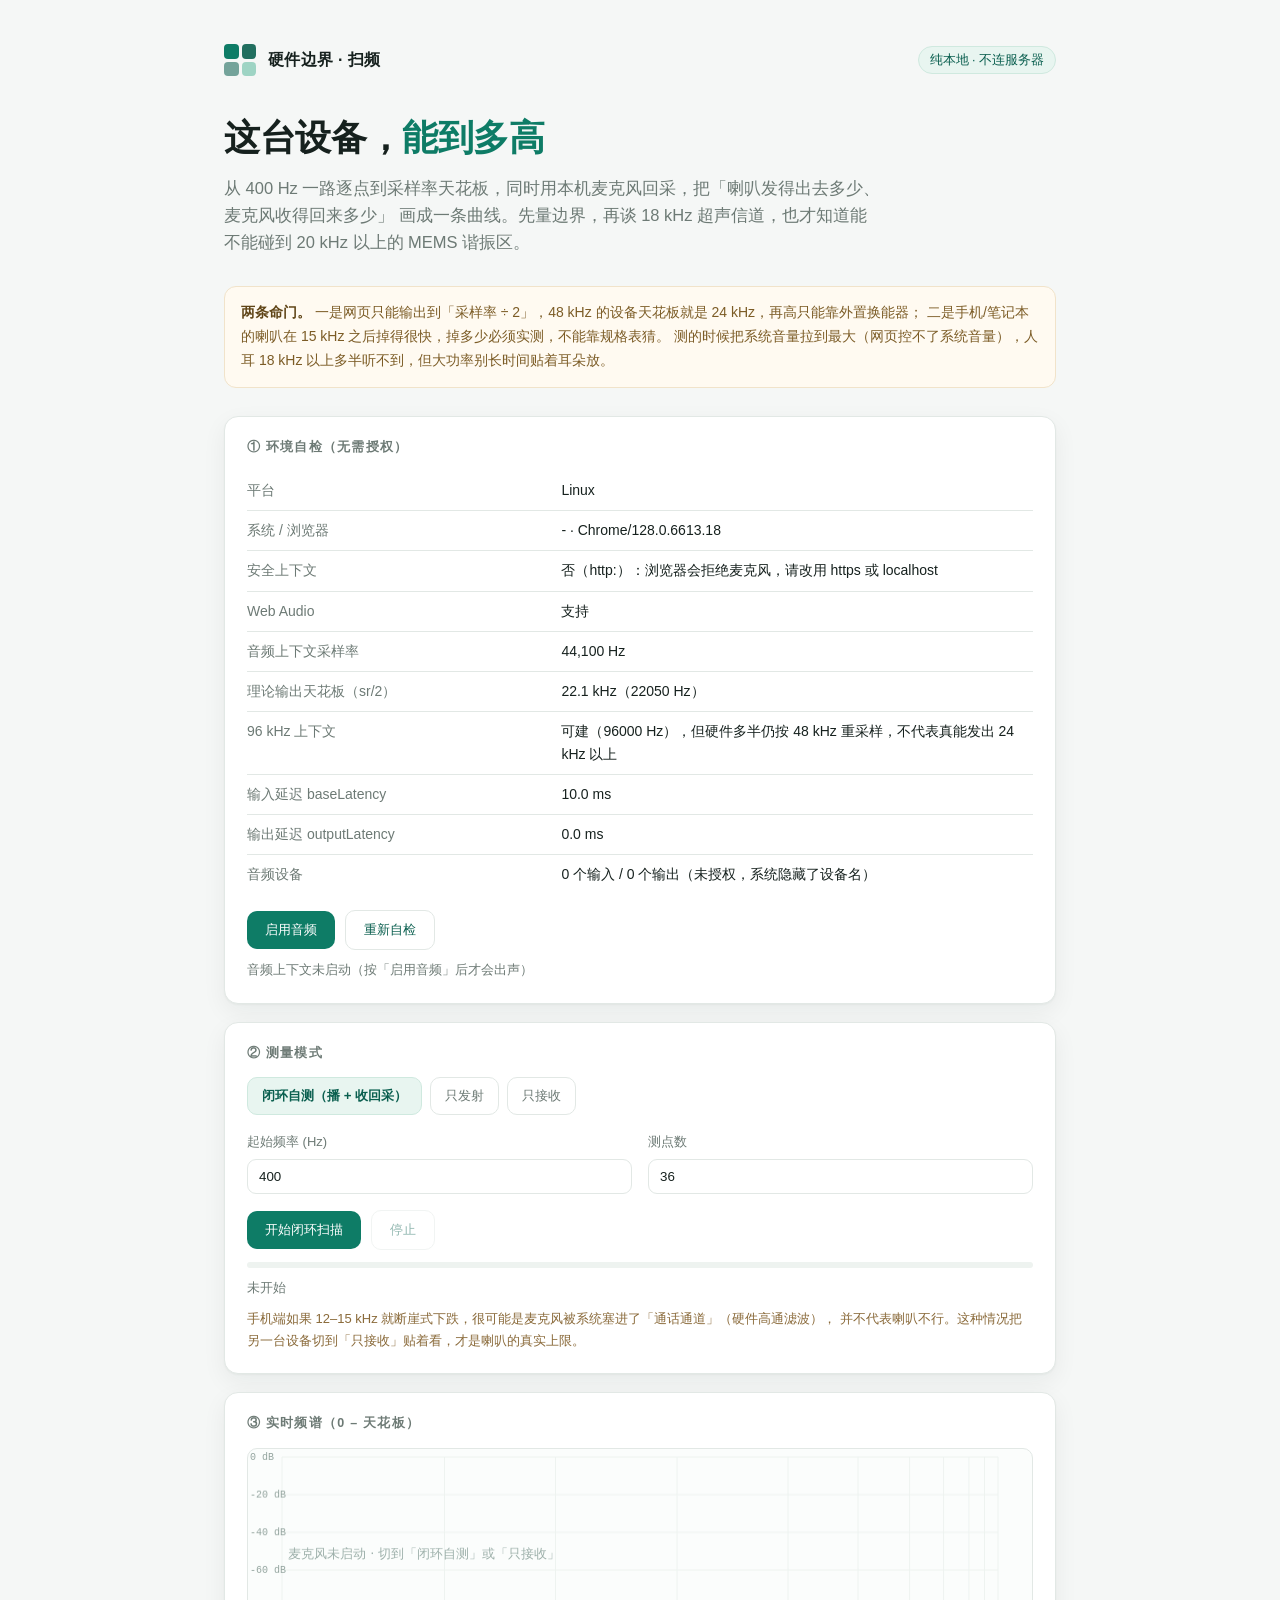
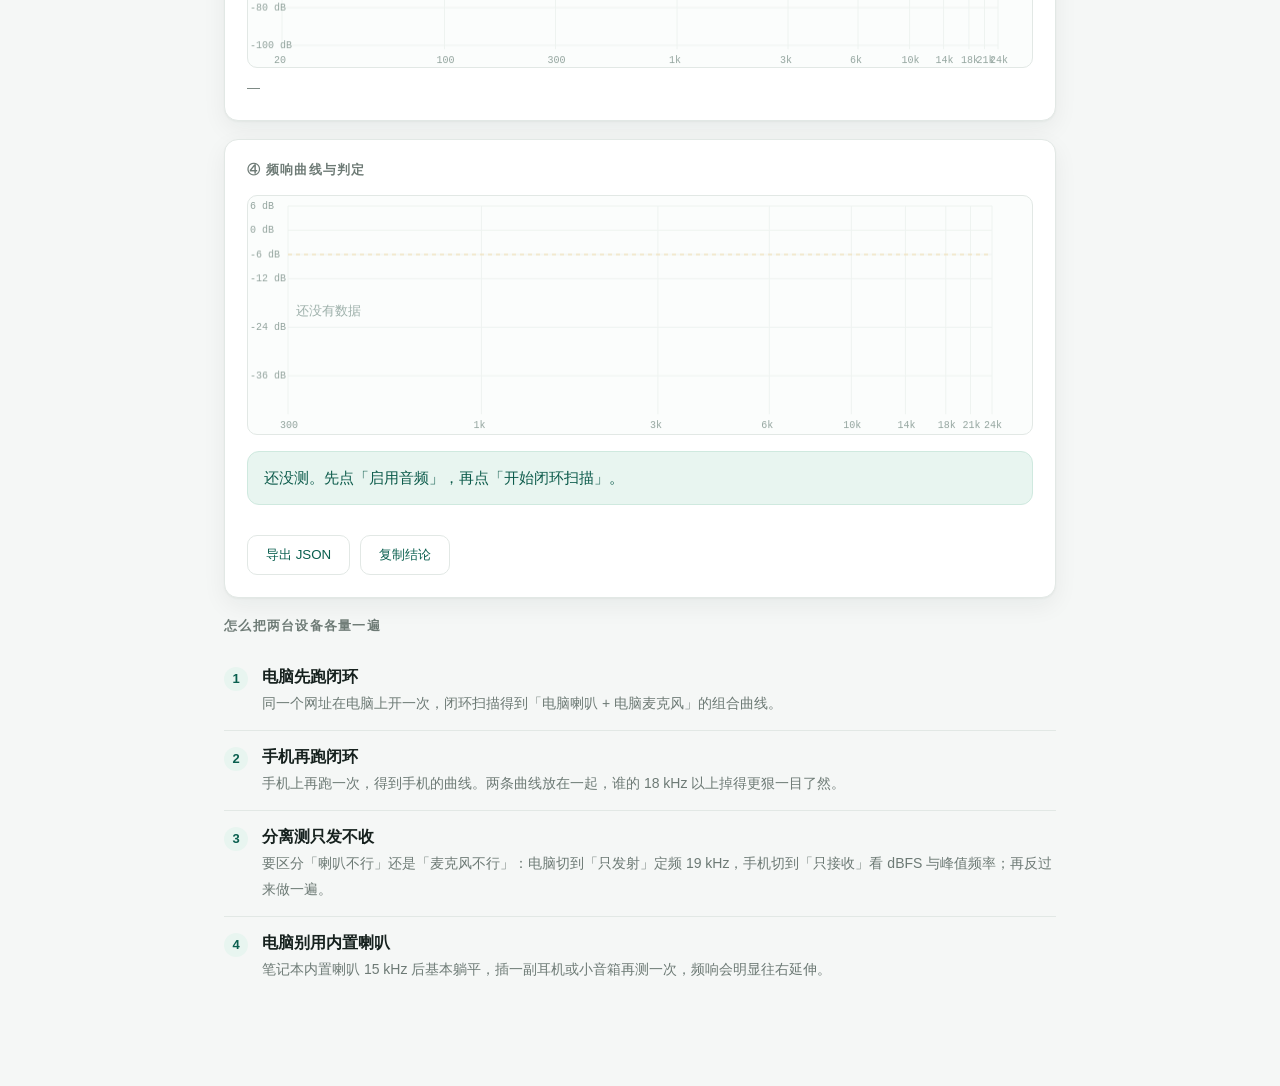
<file: sweep.html>
<!doctype html>
<html lang="zh-CN">
<head>
<meta charset="utf-8">
<meta name="viewport" content="width=device-width,initial-scale=1,viewport-fit=cover">
<title>硬件边界 · 扫频探测</title>
<style>
  :root{
    --bg:#f5f7f6; --surface:#fff; --ink:#16211e; --muted:#6d7a75;
    --line:#e2e8e5; --accent:#0e7c66; --accent-soft:#e8f5f0; --accent-deep:#0a5f4f;
    --shadow:0 1px 2px rgba(20,40,35,.04),0 8px 24px rgba(20,40,35,.06);
  }
  *{box-sizing:border-box}
  body{
    margin:0; background:var(--bg); color:var(--ink);
    font:16px/1.65 -apple-system,BlinkMacSystemFont,"Segoe UI","PingFang SC","Microsoft YaHei",sans-serif;
    -webkit-font-smoothing:antialiased; -webkit-text-size-adjust:100%;
  }
  .wrap{max-width:880px;margin:0 auto;padding:44px 24px 72px}

  header{display:flex;align-items:center;gap:12px;margin-bottom:40px;flex-wrap:wrap}
  .mark{width:32px;height:32px;flex:0 0 32px;display:grid;grid-template-columns:1fr 1fr;grid-template-rows:1fr 1fr;gap:3px}
  .mark i{display:block;border-radius:4px;background:var(--accent)}
  .mark i:nth-child(2){background:var(--accent-deep);opacity:.9}
  .mark i:nth-child(3){background:var(--accent-deep);opacity:.55}
  .mark i:nth-child(4){background:#9ed4c4}
  header .name{font-weight:650;letter-spacing:.02em}
  .pill{margin-left:auto;font-size:12.5px;color:var(--accent-deep);background:var(--accent-soft);
    border:1px solid #cfe9df;border-radius:999px;padding:3px 11px;white-space:nowrap}

  h1{font-size:36px;line-height:1.24;letter-spacing:-.01em;margin:0 0 14px;font-weight:680}
  h1 span{color:var(--accent)}
  .lede{font-size:16.5px;color:var(--muted);max-width:660px;margin:0 0 30px}

  .tip{background:#fffaf1;border:1px solid #f1e3ca;border-radius:12px;padding:14px 16px;
    font-size:14px;color:#7c5c26;line-height:1.7;margin-bottom:28px}
  .tip b{color:#5f4416}

  section{background:var(--surface);border:1px solid var(--line);border-radius:14px;
    padding:20px 22px 22px;margin-bottom:18px;box-shadow:var(--shadow)}
  section.flat{background:transparent;border:0;box-shadow:none;padding:0}
  h3{font-size:12.5px;letter-spacing:.1em;text-transform:uppercase;color:var(--muted);
    font-weight:600;margin:0 0 14px}

  table.kv{width:100%;border-collapse:collapse;font-size:14px}
  table.kv th,table.kv td{text-align:left;padding:8px 0;border-bottom:1px solid var(--line);vertical-align:top}
  table.kv th{width:40%;color:var(--muted);font-weight:500;padding-right:14px}
  table.kv td{font-variant-numeric:tabular-nums;word-break:break-word}
  table.kv tr:last-child th,table.kv tr:last-child td{border-bottom:0}

  .row{display:flex;gap:10px;flex-wrap:wrap;align-items:center}
  .btn{background:var(--accent);color:#fff;border:0;border-radius:10px;padding:10px 18px;
    font:600 15px/1 inherit;cursor:pointer;transition:background .15s}
  .btn:hover{background:var(--accent-deep)}
  .btn:disabled{opacity:.45;cursor:not-allowed}
  .btn.ghost{background:var(--surface);color:var(--accent-deep);border:1px solid var(--line)}
  .btn.ghost:hover{background:var(--accent-soft)}
  .btn.danger{background:#b4423a}
  .btn.danger:hover{background:#96352e}

  .tabs{display:flex;gap:8px;flex-wrap:wrap;margin-bottom:16px}
  .tabs button{background:var(--surface);border:1px solid var(--line);color:var(--muted);
    border-radius:10px;padding:9px 14px;font:500 14px/1 inherit;cursor:pointer}
  .tabs button.on{background:var(--accent-soft);border-color:#cfe9df;color:var(--accent-deep);font-weight:650}

  .grid2{display:grid;grid-template-columns:1fr 1fr;gap:16px}
  .field{display:flex;flex-direction:column;gap:6px;font-size:13px;color:var(--muted)}
  .field input[type=number],.field select{background:var(--surface);border:1px solid var(--line);
    border-radius:9px;padding:9px 11px;font:15px inherit;color:var(--ink);width:100%}
  .field input[type=range]{width:100%;accent-color:var(--accent)}

  canvas{display:block;width:100%;background:#fbfdfc;border:1px solid var(--line);border-radius:10px}
  .meta{font-size:13px;color:var(--muted);margin-top:9px;font-variant-numeric:tabular-nums}

  .verdict{margin-top:16px;padding:14px 16px;border-radius:12px;background:var(--accent-soft);
    border:1px solid #cfe9df;font-size:14.5px;line-height:1.7;color:#0b5a4a}
  .verdict.warn{background:#fff5f4;border-color:#f3d6d2;color:#8a3a33}
  .verdict b{color:inherit}

  ol.steps{margin:0;padding:0;list-style:none;counter-reset:s}
  ol.steps li{counter-increment:s;display:flex;gap:14px;padding:13px 0;border-bottom:1px solid var(--line);align-items:flex-start}
  ol.steps li:last-child{border-bottom:0}
  ol.steps li::before{content:counter(s);flex:0 0 24px;height:24px;border-radius:50%;background:var(--accent-soft);
    color:var(--accent-deep);font-size:13px;font-weight:700;display:grid;place-items:center;margin-top:3px}
  .steps-txt b{font-weight:640;display:block}
  .steps-txt span{color:var(--muted);font-size:14px}

  .prog{height:6px;background:#eef3f0;border-radius:999px;overflow:hidden;margin-top:12px}
  .prog > i{display:block;height:100%;width:0;background:var(--accent);transition:width .18s linear}

  @media (max-width:680px){
    .wrap{padding:28px 16px 56px}
    h1{font-size:27px}
    .grid2{grid-template-columns:1fr}
    header .pill{margin-left:0;order:3;flex-basis:100%}
    table.kv th{width:44%}
    section{padding:16px 16px 18px}
  }

  .toast{position:fixed;left:50%;bottom:24px;transform:translateX(-50%);background:#16211e;color:#fff;
    padding:10px 16px;border-radius:10px;font-size:14px;line-height:1.5;max-width:min(88vw,560px);
    z-index:9;box-shadow:0 8px 24px rgba(0,0,0,.22)}
  .toast.err{background:#b4423a}
</style>
</head>
<body>
<div class="wrap">

  <header>
    <div class="mark" aria-hidden="true"><i></i><i></i><i></i><i></i></div>
    <div class="name">硬件边界 · 扫频</div>
    <div class="pill">纯本地 · 不连服务器</div>
  </header>

  <h1>这台设备，<span>能到多高</span></h1>
  <p class="lede">
    从 400 Hz 一路逐点到采样率天花板，同时用本机麦克风回采，把「喇叭发得出去多少、麦克风收得回来多少」
    画成一条曲线。先量边界，再谈 18 kHz 超声信道，也才知道能不能碰到 20 kHz 以上的 MEMS 谐振区。
  </p>

  <div class="tip">
    <b>两条命门。</b>
    一是网页只能输出到「采样率 ÷ 2」，48 kHz 的设备天花板就是 24 kHz，再高只能靠外置换能器；
    二是手机/笔记本的喇叭在 15 kHz 之后掉得很快，掉多少必须实测，不能靠规格表猜。
    测的时候把系统音量拉到最大（网页控不了系统音量），人耳 18 kHz 以上多半听不到，但大功率别长时间贴着耳朵放。
  </div>

  <section>
    <h3>① 环境自检（无需授权）</h3>
    <table class="kv" id="envTable">
      <tr><th>状态</th><td>正在检测…</td></tr>
    </table>
    <div class="row" style="margin-top:16px">
      <button class="btn" id="btnInit">启用音频</button>
      <button class="btn ghost" id="btnRecheck">重新自检</button>
    </div>
    <div class="meta" id="initMeta">音频上下文未启动</div>
  </section>

  <section>
    <h3>② 测量模式</h3>
    <div class="tabs" id="tabs">
      <button data-mode="loop" class="on">闭环自测（播 + 收回采）</button>
      <button data-mode="tx">只发射</button>
      <button data-mode="rx">只接收</button>
    </div>

    <div id="panelLoop">
      <div class="grid2">
        <label class="field">起始频率 (Hz)
          <input type="number" id="inF0" value="400" min="50" step="50">
        </label>
        <label class="field">测点数
          <input type="number" id="inN" value="36" min="12" max="96" step="1">
        </label>
      </div>
      <div class="row" style="margin-top:16px">
        <button class="btn" id="btnRun">开始闭环扫描</button>
        <button class="btn ghost" id="btnStop" disabled>停止</button>
      </div>
      <div class="prog"><i id="progBar"></i></div>
      <div class="meta" id="progText">未开始</div>
      <div class="meta" style="margin-top:10px;color:#8a6a3a">
        手机端如果 12–15 kHz 就断崖式下跌，很可能是麦克风被系统塞进了「通话通道」（硬件高通滤波），
        并不代表喇叭不行。这种情况把另一台设备切到「只接收」贴着看，才是喇叭的真实上限。
      </div>
    </div>

    <div id="panelTx" hidden>
      <div class="grid2">
        <label class="field">定频频率 (Hz) · <span id="txFreqLabel">18000</span>
          <input type="range" id="inFreq" min="200" max="22000" step="10" value="18000">
        </label>
        <label class="field">输出电平
          <input type="range" id="inAmp" min="0.05" max="1" step="0.05" value="0.8">
        </label>
      </div>
      <div class="row" style="margin-top:16px">
        <button class="btn" id="btnTone">播放定频</button>
        <button class="btn ghost" id="btnToneOff">停</button>
        <button class="btn ghost" id="btnChirp">连续扫频 8 秒</button>
      </div>
      <div class="meta">连续扫频：从 2 kHz 到天花板，对数扫完 8 秒。适合拿另一台设备当接收端做交叉验证。</div>
    </div>

    <div id="panelRx" hidden>
      <div class="row">
        <button class="btn" id="btnRxStart">开始监听</button>
        <button class="btn ghost" id="btnRxStop">停</button>
        <button class="btn ghost" id="btnPeak">抓 5 秒峰值</button>
      </div>
      <div class="meta" id="rxMeta">监听未开始。峰值会忽略 8 kHz 以下的环境噪声。</div>
    </div>
  </section>

  <section>
    <h3>③ 实时频谱（0 – 天花板）</h3>
    <canvas id="cvSpec" height="220"></canvas>
    <div class="meta" id="specMeta">—</div>
  </section>

  <section>
    <h3>④ 频响曲线与判定</h3>
    <canvas id="cvResp" height="240"></canvas>
    <div class="verdict" id="verdict">还没测。先点「启用音频」，再点「开始闭环扫描」。</div>
    <table class="kv" id="tblResult" style="margin-top:14px"></table>
    <div class="row" style="margin-top:16px">
      <button class="btn ghost" id="btnExport">导出 JSON</button>
      <button class="btn ghost" id="btnCopy">复制结论</button>
    </div>
  </section>

  <section class="flat">
    <h3>怎么把两台设备各量一遍</h3>
    <ol class="steps">
      <li><div class="steps-txt"><b>电脑先跑闭环</b><span>同一个网址在电脑上开一次，闭环扫描得到「电脑喇叭 + 电脑麦克风」的组合曲线。</span></div></li>
      <li><div class="steps-txt"><b>手机再跑闭环</b><span>手机上再跑一次，得到手机的曲线。两条曲线放在一起，谁的 18 kHz 以上掉得更狠一目了然。</span></div></li>
      <li><div class="steps-txt"><b>分离测只发不收</b><span>要区分「喇叭不行」还是「麦克风不行」：电脑切到「只发射」定频 19 kHz，手机切到「只接收」看 dBFS 与峰值频率；再反过来做一遍。</span></div></li>
      <li><div class="steps-txt"><b>电脑别用内置喇叭</b><span>笔记本内置喇叭 15 kHz 后基本躺平，插一副耳机或小音箱再测一次，频响会明显往右延伸。</span></div></li>
    </ol>
  </section>

</div>
<div class="toast" id="toast" hidden></div>
<script src="sweep.js"></script>
</body>
</html>
</file>
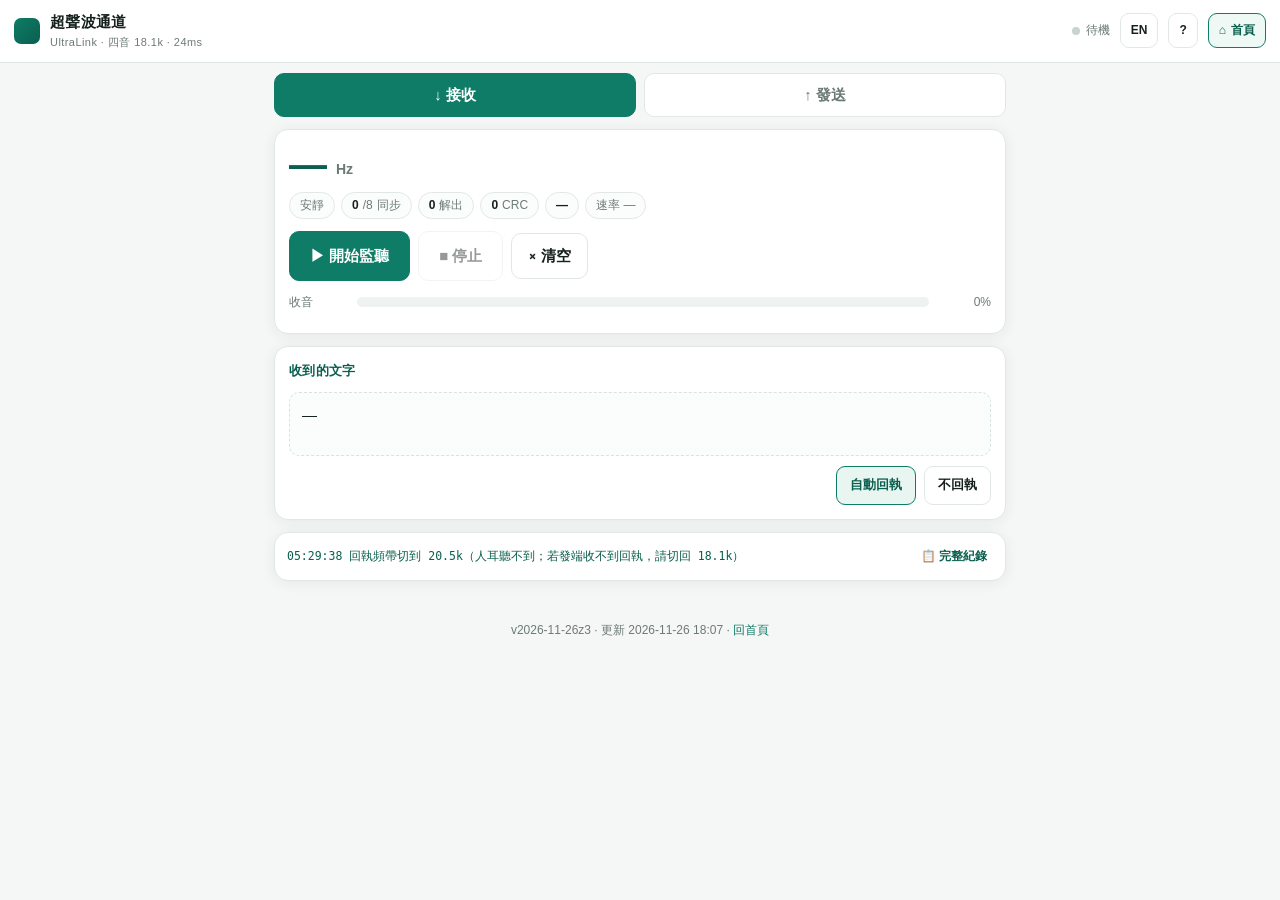
<file: ultra.html>
<!doctype html>
<html lang="zh-CN">
<head>
<meta charset="utf-8">
<meta name="viewport" content="width=device-width, initial-scale=1, viewport-fit=cover">
<title>超聲波通道 · UltraLink</title>
<style>
  :root{
    --bg:#f5f7f6; --surface:#ffffff; --ink:#16211e; --muted:#6c7a75;
    --accent:#0e7c66; --accent-2:#0a5f4f; --line:#e1e8e4; --warn:#b4791f; --warn-bg:#fdf6e7;
    --shadow:0 2px 14px rgba(20,40,35,.07);
  }
  *{box-sizing:border-box;-webkit-tap-highlight-color:transparent}
  body{margin:0;background:var(--bg);color:var(--ink);
    font:15px/1.6 -apple-system,BlinkMacSystemFont,"Segoe UI","PingFang SC","Microsoft YaHei",sans-serif}
  header{position:sticky;top:0;z-index:10;display:flex;align-items:center;gap:10px;
    padding:10px 14px;background:rgba(255,255,255,.92);backdrop-filter:blur(8px);
    border-bottom:1px solid var(--line)}
  .mark{width:26px;height:26px;border-radius:7px;background:linear-gradient(135deg,var(--accent),var(--accent-2));flex:none}
  .brand{font-weight:700;letter-spacing:.02em}
  .brand small{display:block;font-weight:400;color:var(--muted);font-size:11px;letter-spacing:.04em}
  .dot{width:8px;height:8px;border-radius:50%;background:#c9d3cf;flex:none}
  .dot.on{background:var(--accent);box-shadow:0 0 0 3px rgba(14,124,102,.16)}
  .grow{flex:1}
  nav{display:flex;gap:8px;padding:10px 14px 0}
  .tab{flex:1;padding:9px 0;text-align:center;border:1px solid var(--line);background:#fff;
    border-radius:10px;font-weight:600;color:var(--muted);cursor:pointer}
  .tab.on{background:var(--accent);border-color:var(--accent);color:#fff}
  main{padding:12px 14px 40px;max-width:760px;margin:0 auto}
  .card{background:var(--surface);border:1px solid var(--line);border-radius:14px;
    box-shadow:var(--shadow);padding:14px;margin-bottom:12px}
  h3{margin:0 0 10px;font-size:13px;letter-spacing:.12em;text-transform:uppercase;color:var(--muted)}
  .row{display:flex;gap:8px;flex-wrap:wrap;align-items:center}
  button{border:1px solid var(--line);background:#fff;color:var(--ink);border-radius:10px;
    padding:10px 16px;font:inherit;font-weight:600;cursor:pointer;transition:.15s}
  button:hover{border-color:#cfded8}
  button.primary{background:var(--accent);border-color:var(--accent);color:#fff}
  button.primary:hover{background:var(--accent-2)}
  button.pill{border-radius:999px;padding:8px 14px;font-weight:500}
  button.pill.on{background:#e8f5f0;border-color:var(--accent);color:var(--accent-2)}
  button:disabled{opacity:.45;cursor:not-allowed}
  .meter{display:flex;align-items:center;gap:10px;margin:7px 0;font-variant-numeric:tabular-nums}
  .meter .nm{width:58px;font-size:12px;color:var(--muted);flex:none}
  .meter .bar{flex:1;height:10px;border-radius:6px;background:#eef3f1;overflow:hidden}
  .meter .bar i{display:block;height:100%;width:0;background:linear-gradient(90deg,#bfe6da,var(--accent));
    border-radius:6px;transition:width .12s linear}
  .meter .vl{width:52px;text-align:right;font-size:12px;color:var(--muted);flex:none}
  .stats{display:flex;gap:14px;flex-wrap:wrap;font-size:12px;color:var(--muted);
    font-variant-numeric:tabular-nums;margin-top:8px}
  .stats b{color:var(--ink);font-weight:600}
  .out{min-height:64px;white-space:pre-wrap;word-break:break-word;padding:10px 12px;
    border:1px dashed #d8e3de;border-radius:10px;background:#fbfcfc;font-size:15px}
  .log{max-height:128px;overflow:auto;font-size:12px;color:var(--muted);
    font-family:ui-monospace,Menlo,Consolas,monospace;background:#fbfcfc;border-radius:10px;
    padding:8px 10px;border:1px solid #eff4f2;margin-top:8px}
  textarea{width:100%;min-height:92px;padding:10px 12px;border:1px solid var(--line);
    border-radius:10px;font:inherit;resize:vertical;background:#fff;color:var(--ink)}
  input[type=file]{font-size:13px}
  .prog{height:6px;background:#eef3f1;border-radius:6px;overflow:hidden;margin-top:10px}
  .prog i{display:block;height:100%;width:0;background:var(--accent);transition:width .2s}
  .hint{font-size:12px;color:var(--muted);margin-top:8px;line-height:1.7}
  .dbg{font-size:12px;color:var(--muted);line-height:1.9;font-variant-numeric:tabular-nums;
    font-family:ui-monospace,Menlo,Consolas,monospace;background:#fbfcfc;border:1px solid #eff4f2;
    border-radius:10px;padding:8px 10px}
  .dbg b{color:var(--ink);font-weight:600}
  .dbg .row2{display:grid;grid-template-columns:96px 1fr 46px 46px 46px;gap:6px}
  .dbg .row2 span:last-child{text-align:right}
  .warn{background:var(--warn-bg);border:1px solid #f0e2c4;color:#7a5416;border-radius:10px;
    padding:10px 12px;font-size:13px;line-height:1.7;margin-bottom:12px}
  .hide{display:none}
  /* 大号实时频率：一眼看收发在几千赫 */
  .live{display:flex;align-items:flex-end;gap:10px;margin:2px 0 4px}
  .live .hz{font-size:38px;font-weight:700;letter-spacing:-1px;line-height:1;
    font-variant-numeric:tabular-nums;color:var(--accent-2)}
  .live .unit{font-size:14px;font-weight:600;color:var(--muted);padding-bottom:3px}
  .live .tag{font-size:12px;color:var(--muted);padding-bottom:5px}
  /* 折叠卡：自检/高级全部收进一个 details 里，默认收起 */
  details.card{padding:0}
  details.card>summary{list-style:none;cursor:pointer;padding:13px 14px;font-size:13px;
    letter-spacing:.12em;text-transform:uppercase;color:var(--muted);display:flex;align-items:center;gap:8px}
  details.card>summary::-webkit-details-marker{display:none}
  details.card>summary::after{content:'＋';margin-left:auto;color:var(--muted);font-size:15px}
  details.card[open]>summary::after{content:'－'}
  details.card>summary:hover{color:var(--ink)}
  details.card>.body{padding:0 14px 14px}
  details.card[open]>summary{border-bottom:1px solid var(--line);margin-bottom:12px}
  a{color:var(--accent);text-decoration:none}
  footer{color:var(--muted);font-size:12px;text-align:center;padding:0 16px 28px}
  /* ---------------- 新版外觀 ---------------- */
  .topbtn{display:inline-flex;align-items:center;gap:5px;padding:7px 10px;font-size:12px;border-radius:9px;
    border:1px solid var(--line);background:#fff;color:var(--ink);font-weight:600;cursor:pointer;text-decoration:none}
  .topbtn.home{border-color:var(--accent);color:var(--accent-2);background:#eef8f4}
  .topbtn.home b{font-weight:700}
  .chipline{display:inline-flex;align-items:center;gap:6px;font-size:12px;color:var(--muted)}
  .chips{display:flex;flex-wrap:wrap;gap:6px;margin-top:8px}
  .chip{display:inline-flex;align-items:center;gap:4px;font-size:12px;color:var(--muted);
    border:1px solid var(--line);background:#fbfdfc;border-radius:999px;padding:3px 10px;font-variant-numeric:tabular-nums}
  .chip b{color:var(--ink);font-weight:700}
  .chip.on{border-color:var(--accent);color:var(--accent-2);background:#eef8f4;font-weight:600}
  .chip:empty{display:none}
  .seg{padding:8px 13px;font-size:13px;border-radius:9px}
  .seg.on{background:#e8f5f0;border-color:var(--accent);color:var(--accent-2)}
  .big{padding:12px 20px;font-size:15px}
  .card.slim{padding:10px 12px;display:flex;align-items:center;gap:10px}
  .logline{flex:1;font-size:11.5px;color:var(--muted);font-family:ui-monospace,Menlo,Consolas,monospace;
    white-space:nowrap;overflow:hidden;text-overflow:ellipsis}
  .linkbtn{border:none;background:none;color:var(--accent-2);font-weight:600;font-size:12px;padding:4px 6px;cursor:pointer;white-space:nowrap}
  .modal{position:fixed;left:0;top:0;right:0;bottom:0;background:rgba(12,22,19,.58);z-index:60;display:flex;align-items:flex-end;justify-content:center}
  .sheet{background:#fff;width:100%;max-width:760px;max-height:88vh;border-radius:16px 16px 0 0;display:flex;flex-direction:column;box-shadow:0 -14px 50px rgba(0,0,0,.30);outline:1px solid var(--line)}
  .sheetHead{display:flex;align-items:center;padding:14px 16px;border-bottom:1px solid var(--line)}
  .sheetHead .x{margin-left:auto;border:none;background:none;font-size:18px;color:var(--muted);cursor:pointer;padding:2px 6px}
  .sheetBody{padding:14px 16px 26px;overflow:auto}
  .sheetBody h4{margin:16px 0 6px;font-size:13px;color:var(--accent-2);letter-spacing:.04em}
  .sheetBody p{margin:0;font-size:13.5px;line-height:1.8;color:#33413c}
  .sheetBody textarea{min-height:46vh;font-family:ui-monospace,Menlo,Consolas,monospace;font-size:11.5px;line-height:1.5}
  main{padding-bottom:28px}
  nav{max-width:760px;margin:0 auto;width:100%}
  header{flex-wrap:wrap}
  h3{text-transform:none;letter-spacing:.02em;color:var(--accent-2);font-size:13px}
  .modal.hide{display:none!important}
</style>
</head>
<body>

<header>
  <div class="mark"></div>
  <div class="brand"><span data-i18n="app.name">超聲波通道</span><small data-i18n="app.sub">UltraLink · 四音 18.1k · 24ms</small></div>
  <div class="grow"></div>
  <span class="chipline"><span class="dot" id="dot"></span><span id="stateTxt" data-i18n="app.idle">待機</span></span>
  <button class="topbtn" id="btnLang" onclick="Lang.toggle()" title="Language">EN</button>
  <button class="topbtn" id="btnHelp" onclick="Dlg.open('dlgManual')" data-i18n-title="nav.manual" title="說明書">?</button>
  <a class="topbtn home" href="./index.html"><span>⌂</span><b data-i18n="nav.home">首頁</b></a>
</header>

<nav>
  <div class="tab on" id="tabRx" onclick="App.role('rx')">↓ <span data-i18n="tab.rx">接收</span></div>
  <div class="tab" id="tabTx" onclick="App.role('tx')">↑ <span data-i18n="tab.tx">發送</span></div>
</nav>

<main>
  <!-- 接收 -->
  <section id="panelRx">
    <div class="card">
      <div class="live">
        <span class="hz" id="dPeak">—</span><span class="unit">Hz</span>
      </div>
      <div class="chips">
        <span class="chip" id="rxNow" data-i18n="rx.quiet">安靜</span>
        <span class="chip"><b id="rxHits">0</b>/8 <span data-i18n="rx.sync">同步</span></span>
        <span class="chip"><b id="stPk">0</b> <span data-i18n="rx.pk">解出</span></span>
        <span class="chip"><b id="stCrc">0</b> CRC</span>
        <span class="chip"><b id="stSr">—</b></span>
        <span class="chip" id="rxRate" data-i18n="rx.rate0">速率 —</span>
      </div>
      <div class="row" style="margin-top:12px">
        <button class="primary big" id="btnMic" onclick="App.startRx()">▶ <span data-i18n="rx.start">開始監聽</span></button>
        <button class="big" id="btnStop" onclick="App.stopRx()" disabled>■ <span data-i18n="rx.stop">停止</span></button>
        <button id="btnClear" onclick="App.clearAll()">⨯ <span data-i18n="rx.clear">清空</span></button>
      </div>
      <div id="meters" style="margin-top:12px"></div>
    </div>

    <div class="card">
      <h3 data-i18n="rx.text">收到的文字</h3>
      <div class="out" id="outText">—</div>
      <div class="row" style="margin-top:10px">
        <span class="chip" id="ackSent"></span>
        <div class="grow"></div>
        <button class="seg on" data-ar="1" onclick="App.ackReply(true)" data-i18n="rx.ackAuto">自動回執</button>
        <button class="seg" data-ar="0" onclick="App.ackReply(false)" data-i18n="rx.ackOff">不回執</button>
      </div>
      <div id="fileBox" class="hide" style="margin-top:10px">
        <div id="fileInfo" class="chip"></div>
        <div class="prog"><i id="fileProg"></i></div>
      </div>
    </div>

    <div class="card slim">
      <div class="logline" id="log"></div>
      <button class="linkbtn" onclick="Dlg.open('dlgLog')" data-i18n="log.open">📋 完整紀錄</button>
    </div>
  </section>

  <!-- 發送 -->
  <section id="panelTx" class="hide">
    <div class="card">
      <div class="live">
        <span class="hz" id="sOut" data-i18n="tx.silent">靜音</span><span class="unit">Hz</span>
      </div>
      <div class="chips">
        <span class="chip" id="txTag">—</span>
        <span class="chip" id="txRate">—</span>
        <span class="chip" id="xferRate" data-i18n="tx.rate0">傳輸速率 —</span>      </div>
      <div class="row" style="margin-top:10px" id="pingRow">
        <span class="chip"><span data-i18n="tx.ping">單音 Ping</span></span>
        <button class="seg" onclick="App.probe('mid')">18.1k</button>
        <button class="seg" onclick="App.probe('hi')">20.5k</button>
        <button class="seg" onclick="App.probe('top')">22.3k</button>
      </div>
      <div class="live" id="ackLive" style="margin-top:8px;display:none">
        <span class="hz" id="ackSig" style="font-size:26px;color:var(--accent-2)">—</span>
        <span class="tag" id="ackSigTag"></span>
      </div>
      <div class="row" style="margin-top:10px">
        <button class="seg" data-gn="0.35" onclick="App.gain(0.35)">🔈<span data-i18n="gain.quiet">靜</span></button>
        <button class="seg" data-gn="0.5" onclick="App.gain(0.5)">🔈<span data-i18n="gain.low">輕</span></button>
        <button class="seg on" data-gn="0.72" onclick="App.gain(0.72)">🔉<span data-i18n="gain.std">標準</span></button>
        <button class="seg" data-gn="0.9" onclick="App.gain(0.9)">🔊<span data-i18n="gain.loud">響</span></button>
      </div>
      <div class="row" style="margin-top:8px">
        <button class="seg on" id="mdQuad" onclick="App.mode('quad')" data-i18n="mod.quad">四音 2bit</button>
        <button class="seg" id="mdDual" onclick="App.mode('dual')" data-i18n="mod.dual">雙音 4bit</button>
        <button class="seg" id="mdSingle" onclick="App.mode('single')" data-i18n="mod.single">單音 3bit</button>
        <div class="grow"></div>
        <button style="color:#c0392b" onclick="App.stopAll()">■ <span data-i18n="tx.halt">硬停</span></button>
        <button onclick="Dlg.open('dlgSet')">⚙</button>
      </div>
      <div id="bandRow" class="hide"></div>
      <div class="hide" id="bandNote"></div>
    </div>

    <div class="card">
      <h3 data-i18n="tx.text">發送文字</h3>
      <textarea id="txt" data-i18n-ph="tx.ph" placeholder="輸入要傳送的內容（例如 Wi-Fi 密碼、口令）"></textarea>
      <div class="row" style="margin-top:10px">
        <button class="primary big" id="btnSend" onclick="App.sendText()">➤ <span data-i18n="tx.send">發送</span></button>
        <span class="chip" id="txtInfo"></span>
      </div>
      <div class="prog"><i id="txtProg"></i></div>
    </div>

    <div class="card">
      <h3 data-i18n="tx.file">發送檔案</h3>
      <div class="row">
        <input type="file" id="file" onchange="App.pickFile(this)">
        <button class="primary" id="btnSendFile" onclick="App.sendFile()" disabled>➤ <span data-i18n="tx.send">發送</span></button>
      </div>
      <div class="chip" id="fileSendInfo" style="margin-top:8px">—</div>
      <div class="prog"><i id="fileSendProg"></i></div>
    </div>

    <div class="card slim">
      <div class="logline" id="logTx"></div>
      <button class="linkbtn" onclick="Dlg.open('dlgLog')" data-i18n="log.open">📋 完整紀錄</button>
    </div>
  </section>
</main>

<footer>
  <span id="verStamp"></span> · <a href="./index.html" data-i18n="nav.home2">回首頁</a>
</footer>

<!-- 說明書 -->
<div class="modal hide" id="dlgManual">
  <div class="sheet">
    <div class="sheetHead"><b data-i18n="manual.title">說明書</b><button class="x" onclick="Dlg.close('dlgManual')">✕</button></div>
    <div class="sheetBody">
      <h4 data-i18n="manual.h1">三步上手</h4>
      <p data-i18n="manual.p1">1. 接收端按「開始監聽」；2. 發送端輸入文字按「發送」；3. 手機螢幕上「同步」數字能到 7 或 8 就說明對齊了。</p>
      <h4 data-i18n="manual.h2">為什麼只用 18.1k</h4>
      <p data-i18n="manual.p2">實測手機喇叭在 18.1k 為 100%，20.5k 只剩約三成，22.3k 電腦麥克風收不到。加寬頻寬不會提高容錯，只會讓一半資料落到最弱的頻段。要真正提高容錯，靠的是音間距（200 Hz）與符號時長（24 ms）。</p>
      <h4 data-i18n="manual.h3">雙音 vs 單音</h4>
      <p data-i18n="manual.p3">雙音：每個符號同時發一個行音與一個列音（4×4＝16 組，4 bit），速率快、誤判少，但每個音只有一半幅度。單音：一個音代表一個符號（3 bit），抗凹陷較好。若雙音一直解不出，切單音對比一次即可判斷。</p>
      <h4 data-i18n="manual.h4">自動校準</h4>
      <p data-i18n="manual.p4">每次發送前會先播 1.07 秒的標尺（300 ms 雙音定位 + 4 輪同步），收端據此量出頻率縮放；監聽中若長時間沒解出會自己再量一次。量不準時寧可保留原值，不會亂改。</p>
      <h4 data-i18n="manual.h5">回執與補包</h4>
      <p data-i18n="manual.p5">接收端解出包後會回一個位圖回執；發送端據此只補缺的包。回執走同一個頻段。</p>
      <h4 data-i18n="manual.h6">紀錄怎麼用</h4>
      <p data-i18n="manual.p6">測試完按「完整紀錄」→「複製」，把整段貼回來即可。紀錄含：版本、設定、每個包的收發時間、同步命中數、邊距、頻率縮放、CRC、能量與門控狀態，以及一段自動判定。</p>
      <h4 data-i18n="manual.h7">音量與可聽聲</h4>
      <p data-i18n="manual.p7">人耳聽到的多是喇叭把超聲「檢波」出來的雜音：幅度減半，失真降到四分之一。想安靜先降音量（靜/輕），不要先換頻段。</p>
    </div>
  </div>
</div>

<!-- 完整紀錄 -->
<div class="modal hide" id="dlgLog">
  <div class="sheet">
    <div class="sheetHead"><b data-i18n="log.title">雙向紀錄</b><button class="x" onclick="Dlg.close('dlgLog')">✕</button></div>
    <div class="sheetBody">
      <div class="row" style="margin-bottom:8px">
        <button class="primary" onclick="Log.copy()" data-i18n="log.copy">複製全部</button>
        <button onclick="Log.clear()" data-i18n="log.clear">清空</button>
        <span class="chip" id="logStat">—</span>
      </div>
      <textarea id="logBox" readonly></textarea>
    </div>
  </div>
</div>

<!-- 設定 -->
<div class="modal hide" id="dlgSet">
  <div class="sheet">
    <div class="sheetHead"><b data-i18n="set.title">設定</b><button class="x" onclick="Dlg.close('dlgSet')">✕</button></div>
    <div class="sheetBody">
      <h4 data-i18n="set.repeat">每包重複</h4>
      <div class="row">
        <button class="seg on" data-rp="1" onclick="App.repeat(1)">1</button>
        <button class="seg" data-rp="2" onclick="App.repeat(2)">2</button>
        <button class="seg" data-rp="3" onclick="App.repeat(3)">3</button>
      </div>
      <h4 data-i18n="set.chunk">每包位元組</h4>
      <div class="row">
        <button class="seg" data-cb="8" onclick="App.chunk(8)">8</button>
        <button class="seg" data-cb="12" onclick="App.chunk(12)">12</button>
        <button class="seg on" data-cb="16" onclick="App.chunk(16)">16</button>
        <button class="seg" data-cb="24" onclick="App.chunk(24)">24</button>
        <button class="seg" data-cb="48" onclick="App.chunk(48)">48</button>
      </div>
      <div class="chip" id="chunkNote" style="margin-top:8px">—</div>
      <h4 data-i18n="set.ack">可靠發送</h4>
      <div class="row">
        <button class="seg on" data-wa="1" onclick="App.waitAck(true)" data-i18n="set.ackOn">等回執補包</button>
        <button class="seg" data-wa="0" onclick="App.waitAck(false)" data-i18n="set.ackOff">盲發</button>
      </div>
      <h4 data-i18n="set.ackband">回執頻帶（人耳聽不到 → 20.5k）</h4>
      <div class="row">
        <button class="seg" data-ab="hi" onclick="App.ackBand('hi')">20.5k</button>
        <button class="seg" data-ab="mid" onclick="App.ackBand('mid')">18.1k</button>
      </div>
    </div>
  </div>
</div>

<!-- 舊版程式仍在引用的節點：只為避免報錯，全部隱藏 -->
<div class="hide">
  <span id="calStat"></span><button id="btnCal" onclick="App.autoCal()"></button><button id="btnCalStop" onclick="App.calStop()"></button>
  <textarea id="calOut"></textarea>
  <input type="range" id="rCal" min="-1" max="1" step="0.1" value="0"><span id="vCal"></span>
  <div id="dSr"></div><div id="dMic"></div><div id="dBuf"></div><div id="dScan"></div><div id="dDrop"></div>
  <div id="dGate"></div><div id="dDec"></div><div id="sSr"></div>
  <button id="btnProbe"></button><button id="btnLoop"></button>
  <span id="loopCnt"></span><span id="ackLoopCnt"></span>
  <textarea id="diagBox"></textarea><span id="diagCnt"></span>
  <div id="stSync"></div><div id="dDec2"></div>
</div>


<script>
/* ================= 版本 / 語系 / 彈窗 / 紀錄 =================
 * 這一層獨立於 App 內核之外：只碰 DOM，不碰音頻。
 * 目的：畫面乾淨、按鈕少、紀錄能一鍵帶走。 */
var VER = { v: 'v2026-11-26z3', t: '2026-11-26 18:07' };

/* ---------- 彈窗 ---------- */
var Dlg = {
  open: function (id) {
    var m = document.getElementById(id);
    if (!m) return;
    m.classList.remove('hide');
    if (id === 'dlgLog' && window.Log) Log.render();
  },
  close: function (id) {
    var m = document.getElementById(id);
    if (m) m.classList.add('hide');
  }
};
document.addEventListener('click', function (e) {
  if (e.target && e.target.classList && e.target.classList.contains('modal')) Dlg.close(e.target.id);
});

/* ---------- 雙向紀錄 ---------- */
window.REC = (function () {
  var lines = [], diags = [], snaps = [];
  var rx = { pkts: 0, bytes: 0, first: 0, last: 0, maxHits: 0, crc: 0, err: 0, peak: [], scale: null, peer: null, online: 0, pre: '' };
  var tx = { done: 0, bytes: 0, secs: 0, ok: null, rounds: 0 };
  var T0 = new Date();

  function p2(n) { return ('0' + n).slice(-2); }
  function hms(d) { return p2(d.getHours()) + ':' + p2(d.getMinutes()) + ':' + p2(d.getSeconds()); }
  function stamp() { var d = new Date(); return hms(d) + '.' + ('00' + d.getMilliseconds()).slice(-3); }
  function ago(t) { return t ? (Date.now() - t) / 1000 : 0; }

  function line(ts, msg) { lines.push(ts + ' ' + msg); if (lines.length > 4000) lines.shift(); }
  function raw(tag, msg) { lines.push(stamp() + ' [' + tag + '] ' + msg); }

  function diag(l) {
    diags.push(l); if (diags.length > 400) diags.shift();
    var m = /命中=(\d+)/.exec(l);
    if (m && +m[1] > rx.maxHits) rx.maxHits = +m[1];
    if (/CRC/.test(l) && /失败|fail/i.test(l)) rx.crc++;
  }

  function pkt(payload, bk, sp) {
    var p = null;
    try { p = Ultra.parsePayload(payload); } catch (e) { }
    var now = Date.now();
    if (!rx.first) rx.first = now;
    rx.last = now;
    rx.pkts++;
    if (p && p.data) rx.bytes += p.data.length;
    raw('RX', '包 #' + (p ? (p.seq + 1) : '?') + '/' + (p ? p.total : '?') +
      ' ' + (p ? p.type : '?') + ' ' + (p && p.data ? p.data.length : 0) + 'B @' + bk + '/' + sp + 'ms' +
      (rx.pkts > 1 ? ' Δ' + ((now - (rx.prev || now)) / 1000).toFixed(2) + 's' : ''));
    rx.prev = now;
  }

  function rxDone(chars, total) {
    var secs = ago(rx.first);
    var rate = secs > 0.5 ? chars / secs : 0;
    var box = document.getElementById('rxRate');
    if (box) {
      box.textContent = '速率 ' + rate.toFixed(1) + ' 字/s · ' + chars + ' 字 / ' + secs.toFixed(1) + ' s';
      box.className = 'chip on';
    }
    raw('RATE', '收 ' + chars + ' 字 · ' + total + ' 包 · ' + secs.toFixed(1) + 's · ' + rate.toFixed(1) + ' 字/s');
    rx.first = 0;
  }

  function txDone(ok, bytes, secs, rounds) {
    tx.done++; tx.bytes = bytes; tx.secs = secs; tx.ok = ok; tx.rounds = rounds;
    raw('TX', '結束 ' + (ok ? '成功' : '未確認') + ' · ' + bytes + 'B / ' + secs.toFixed(1) + 's = ' +
      (secs > 0 ? (bytes / secs).toFixed(1) : 0) + ' B/s · ' + rounds + ' 輪');
  }

  function snap() {
    var pk = document.getElementById('dPeak');
    var hits = document.getElementById('rxHits');
    var drop = document.getElementById('dDrop');
    var st = {
      t: hms(new Date()),
      f: pk && /^\d+$/.test(pk.textContent) ? +pk.textContent : 0,
      h: hits ? +hits.textContent || 0 : 0,
      r: drop && /%$/.test(drop.textContent || '') ? parseFloat(drop.textContent) : null,
      lv: Math.round(window.__snr || -99)
    };
    if (st.lv > 3 && window.__prof) st.tp = window.__prof.slice();
    snaps.push(st); if (snaps.length > 90) snaps.shift();
    if (st.f) rx.peak.push(st.f);
    if (st.f && st.f >= 17500) {
      var box = document.getElementById('rxRate');
      if (box && !/速率 \d/.test(box.textContent)) box.textContent = '速率 等待完整包';
    }
  }
  setInterval(snap, 1000);

  /* 這一塊在 App 之前，拿不到 App 內部的 MODE，所以直接看「哪個模式鈕是 on」。 */
  function modeLabelDom() {
    var q = document.getElementById('mdQuad'), d = document.getElementById('mdDual');
    if (q && /\bon\b/.test(q.className)) return '四音2bit';
    if (d && /\bon\b/.test(d.className)) return '雙音4bit';
    return '單音3bit';
  }
  function settings() {
    function pick(attr) {
      var e = document.querySelector('[data-' + attr + '].seg.on');
      return e ? (e.getAttribute('data-' + attr) || e.textContent.trim()) : '-';
    }
    return '模式=' + modeLabelDom() +
      ' 頻帶=18.1k 符號=24ms 重複=' + pick('rp') + ' 每包=' + pick('cb') + 'B 音量=' + pick('gn') +
      ' 等回執=' + (pick('wa') === '1' ? 'on' : 'off');
  }

  function report() {
    var ua = navigator.userAgent;
    var head = '=== UltraLink 紀錄 ' + VER.v + ' （' + VER.t + '） ===';
    var out = [head,
      '匯出 ' + stamp() + ' · 裝置 ' + ua,
      '頁面 ultra.html · ' + settings()];
    var sr = document.getElementById('stSr');
    var pk = document.getElementById('stPk'), crc = document.getElementById('stCrc');
    out.push('RX 解出=' + (pk ? pk.textContent : 0) + ' CRC=' + (crc ? crc.textContent : 0) +
      ' 採樣=' + (sr ? sr.textContent : '-') + ' 同步最高=' + rx.maxHits + '/8 收位元組=' + rx.bytes);
    if (rx.peak.length) {
      var xs = rx.peak.slice(-60).sort(function (a, b) { return a - b; });
      out.push('RX 峰值頻率 中位=' + xs[Math.floor(xs.length / 2)] + 'Hz 區間=' + xs[0] + '–' + xs[xs.length - 1] + 'Hz');
    }
    out.push('對方在線=' + (rx.online ? '是（收到回執）' : '否（這段沒收到任何回執）'));
    if (rx.peer) out.push('對方觀測（隨回執帶回）同步最好=' + rx.peer.hits + '/8 · 邊距=' + rx.peer.margin + ' dB · 對方聽到的 SNR=' + rx.peer.level + ' dB');
    out.push('雙向預檢=' + (rx.pre || '未做'));
    if (tx.done) out.push('TX 最後一次=' + (tx.ok ? '成功' : '未確認') + ' ' + tx.bytes + 'B /' + tx.secs.toFixed(1) + 's = ' +
      (tx.secs > 0 ? (tx.bytes / tx.secs).toFixed(1) : 0) + ' B/s · ' + tx.rounds + ' 輪');

    out.push('', '--- 逐秒採樣（近 ' + snaps.length + ' 秒：頻率/同步命中/收樣率）---');
    out.push(snaps.map(function (s) { return s.t + ' ' + (s.f ? s.f + 'Hz' : '-Hz') + ' ' +
      (s.lv == null || s.lv < -90 ? '-' : (s.lv > 0 ? '+' : '') + s.lv + 'dB') +
      ' h=' + s.h + '/8 ' + (s.r == null ? '-' : s.r + '%') + (s.tp ? ' 音=' + s.tp.join(',') : ''); }).join('\n'));

    out.push('', '--- 事件 ---', lines.slice(-120).join('\n'));
    out.push('', '--- 解碼器（同步/邊距/縮放，近 ' + Math.min(diags.length, 120) + ' 條）---', diags.slice(-120).join('\n'));

    out.push('', '--- 自動判定 ---', diagnose().join('\n'));
    out.push('', '（以上整段貼回即可，不需其他描述）');
    return out.join('\n');
  }

  function diagnose() {
    var s = [], n = rx.pkts, h = rx.maxHits;
    var pkEl = document.getElementById('stPk');
    var dec = pkEl ? (+pkEl.textContent || 0) : 0;
    var xs = rx.peak.slice(-60).sort(function (a, b) { return a - b; });
    var med = xs.length ? xs[Math.floor(xs.length / 2)] : 0;

    if (!rx.online) s.push('· 這段沒收到任何回執：對方沒在監聽（要按開始監聽）、頁面在後台被凍結、音量為 0，或發端根本還沒開麥等回執。先解決這一步，其餘都不用看。');
    if (n > 0) s.push('· 正向鏈路已打通（解出 ' + n + ' 個包），問題在補包/回執或個別包丟失。');
    else if (rx.peer) {
      if (rx.peer.hits === 0) s.push('· 對方回報同步命中 0/8：對方的資料解碼器連同步頭都沒形成候選 —— 對方幾乎聽不到這檔音，換更低一檔或加音量。');
      else if (rx.peer.hits < 6) s.push('· 對方回報同步最好 ' + rx.peer.hits + '/8、邊距 ' + rx.peer.margin + ' dB：聽得到但對不齊，屬頻偏/時長偏差，看標尺有沒有真的放出來。');
      else s.push('· 對方回報同步 ' + rx.peer.hits + '/8、邊距 ' + rx.peer.margin + ' dB：同步能對上，卡在資料段判決或 CRC。');
    }
    else if (h >= 6) s.push('· 同步頭能命中 ' + h + '/8，但資料段一個都沒解出：多半是符號判決門檻太嚴、或喇叭削頂/多音互相干擾。');
    else if (h >= 1) s.push('· 同步只命中 ' + h + '/8（不足 6）：頻率縮放或符號時長對不上，先看「縮放」是否偏離 1.000 超過 1.5%。');
    else s.push('· 同步命中 0/8：收端完全沒形成候選。要嘛音量太小、要嘛峰值頻率與 18100 差太遠（喇叭/麥克風凹陷），要嘛雙音的某一路被吃掉。');

    /* 峰值頻率現在是「全頻段真實峰點」，安靜房間裡常見一兩百赫的環境低頻。
     * 只有讀數真的落在超聲段時，才能拿它去說「這一檔不響」。 */
    if (med >= 15000 && Math.abs(med - 18100) > 350) s.push('· 峰值頻率中位 ' + med + 'Hz，離 18100 差 ' + Math.abs(med - 18100) + 'Hz：這一檔在該裝置上不響，換單音/換音量或換裝置再試。');
    else if (med && med < 15000 && n === 0) s.push('· 環境最強音一直在 ' + med + 'Hz（非超聲段）：這 90 秒裡沒有超聲訊號進來，先確認對端真的在發、且兩端音量都開著。');
    if (rx.crc) s.push('· CRC 失敗 ' + rx.crc + ' 次：已解到包但符號有錯，屬時序漂移/邊界判錯，延長符號或提高音量。');
    if (dec > 0 && n === 0) s.push('· 統計顯示「解出 ' + dec + '」卻沒有包記錄：舊計數殘留，重開頁面再看。');
    var drop = document.getElementById('dDrop');
    if (drop && parseFloat(drop.textContent) > 0 && parseFloat(drop.textContent) < 90) s.push('· 收樣率只有 ' + drop.textContent + '：手機音頻回調跟不上，關後台、降螢幕負載。');
    if (!tx.done) s.push('· 這份紀錄裡沒有「TX 結束」：發送端沒跑完，或這份是收端頁的紀錄。');
    return s;
  }

  function clear() {
    lines = []; diags = []; snaps = [];
    rx = { pkts: 0, bytes: 0, first: 0, last: 0, maxHits: 0, crc: 0, err: 0, peak: [], scale: null, peer: null, online: 0, pre: '' };
    tx = { done: 0, bytes: 0, secs: 0, ok: null, rounds: 0 };
    var a = document.getElementById('log'), b = document.getElementById('logTx');
    if (a) a.textContent = ''; if (b) b.textContent = '';
    if (window.Log) Log.render();
  }

  /* preflight 在另一個 IIFE 裡，碰不到這個 rx；以前直接寫 rx.pre 會拋 ReferenceError，
   * 把預檢失敗分支整段吃掉（日誌沒有「預檢未通過」、TX 也不會開始）。 */
  function setPre(v) { rx.pre = v; }

  function copy() {
    var txt = report();
    var stat = document.getElementById('logStat');
    function done(ok) { if (stat) stat.textContent = ok ? '已複製 ' + txt.length + ' 字元' : '複製失敗，長按全選'; }
    if (navigator.clipboard && navigator.clipboard.writeText) {
      navigator.clipboard.writeText(txt).then(function () { done(true); }, function () { fallback(); });
    } else fallback();
    function fallback() {
      var box = document.getElementById('logBox');
      try { box.removeAttribute('readonly'); box.select(); box.setSelectionRange(0, txt.length); done(document.execCommand('copy')); box.setAttribute('readonly', 'readonly'); }
      catch (e) { done(false); }
    }
  }

  return { line: line, raw: raw, diag: diag, pkt: pkt, rxDone: rxDone, txDone: txDone, report: report, clear: clear, copy: copy, setPre: setPre, rx: rx, tx: tx, started: T0 };
})();

var Log = {
  render: function () {
    var box = document.getElementById('logBox');
    if (!box) return;
    box.value = REC.report();
    var stat = document.getElementById('logStat');
    if (stat) stat.textContent = 'RX ' + REC.rx.pkts + ' 包 · TX ' + (REC.tx.done ? '已跑 ' + REC.tx.done + ' 次' : '未跑');
  },
  copy: function () { REC.copy(); },
  clear: function () { REC.clear(); }
};

/* ---------- 語系 ---------- */
var I18N = {
  'app.name': ['超聲波通道', 'Ultrasonic Link'],
  'app.sub': ['UltraLink · 四音 18.1k · 24ms', 'UltraLink · quad 18.1k · 24ms'],
  'app.idle': ['待機', 'Idle'],
  'nav.manual': ['說明書', 'Help'],
  'nav.home': ['首頁', 'Home'],
  'nav.home2': ['回首頁', 'Home'],
  'tab.rx': ['接收', 'Receive'],
  'tab.tx': ['發送', 'Send'],
  'rx.quiet': ['安靜', 'Quiet'],
  'rx.sync': ['同步', 'sync'],
  'rx.pk': ['解出', 'pkts'],
  'rx.rate0': ['速率 —', 'Rate —'],
  'rx.start': ['開始監聽', 'Listen'],
  'rx.stop': ['停止', 'Stop'],
  'rx.clear': ['清空', 'Clear'],
  'rx.text': ['收到的文字', 'Received text'],
  'rx.ackAuto': ['自動回執', 'Auto ACK'],
  'rx.ackOff': ['不回執', 'No ACK'],
  'log.open': ['完整紀錄', 'Full log'],
  'log.title': ['雙向紀錄', 'Duplex log'],
  'log.copy': ['複製全部', 'Copy all'],
  'log.clear': ['清空', 'Clear'],
  'tx.silent': ['靜音', 'Silent'],
  'tx.rate0': ['傳輸速率 —', 'Rate —'],
  'tx.ping': ['單音 Ping', 'Ping'],
  'gain.quiet': ['靜', 'Soft'],
  'gain.low': ['輕', 'Low'],
  'gain.std': ['標準', 'Std'],
  'gain.loud': ['響', 'Loud'],
  'mod.quad': ['四音 2bit', 'Quad 2bit'],
  'mod.dual': ['雙音 4bit', 'Dual 4bit'],
  'mod.single': ['單音 3bit', 'Single 3bit'],
  'tx.halt': ['硬停', 'Halt'],
  'tx.text': ['發送文字', 'Send text'],
  'tx.ph': ['輸入要傳送的內容（例如 Wi-Fi 密碼、口令）', 'Text to send (e.g. Wi-Fi password)'],
  'tx.send': ['發送', 'Send'],
  'tx.file': ['發送檔案', 'Send file'],
  'set.title': ['設定', 'Settings'],
  'set.repeat': ['每包重複', 'Repeats per packet'],
  'set.chunk': ['每包位元組', 'Bytes per packet'],
  'set.ack': ['可靠發送', 'Reliable send'],
  'set.ackOn': ['等回執補包', 'Wait for ACK'],
  'set.ackOff': ['盲發', 'Blind send'],
  'set.ackband': ['回執頻帶（人耳聽不到 → 20.5k）', 'ACK band (inaudible → 20.5k)'],
  'manual.title': ['說明書', 'Guide'],
  'manual.h1': ['三步上手', 'Quick start'],
  'manual.p1': ['1. 接收端按「開始監聽」；2. 發送端輸入文字按「發送」；3. 手機上「同步」數字能到 7 或 8 就說明對齊了。',
    '1. Receiver: tap "Listen". 2. Sender: type text, tap "Send". 3. When the "sync" figure reaches 7–8 of 8, both ends are aligned.'],
  'manual.h2': ['為什麼只用 18.1k', 'Why 18.1k only'],
  'manual.p2': ['實測手機喇叭在 18.1k 為 100%，20.5k 只剩約三成，22.3k 電腦麥克風收不到。加寬頻寬不會提高容錯，只會讓一半資料落到最弱的頻段。真正的容錯來自音間距（200 Hz）與符號時長（24 ms）。',
    'Measured: the phone speaker delivers 100% at 18.1k, about 30% at 20.5k, and the PC mic hears nothing at 22.3k. Widening the band does not add robustness — it puts half the data in the weakest region. Robustness comes from tone spacing (200 Hz) and symbol time (24 ms).'],
  'manual.h3': ['雙音 vs 單音', 'Dual vs single'],
  'manual.p3': ['雙音：每個符號同時發一個行音與一個列音（4×4＝16 組，4 bit），更快、誤判更少，但每個音只有一半幅度。單音：一個音一個符號（3 bit），抗凹陷較好。雙音一直解不出時，切單音對比一次即可判斷。',
    'Dual: each symbol sends one row tone plus one column tone (4×4 = 16 pairs, 4 bits). Faster and fewer misreads, but each tone gets half the amplitude. Single: one tone per symbol (3 bits), more tolerant of frequency notches. If dual never decodes, switch to single once to compare.'],
  'manual.h4': ['自動校準', 'Auto calibration'],
  'manual.p4': ['每次發送前會先播 1.07 秒標尺（300 ms 雙音定位 + 4 輪同步），收端據此量出頻率縮放；監聽中長時間沒解出會自己再量一次。量不準時寧可保留原值，不會亂改。',
    'Every send starts with a 1.07 s ruler (300 ms dual locator + 4 sync rounds); the receiver measures its frequency scale from it, and re-measures if nothing decodes for a while. A bad measurement is rejected rather than written.'],
  'manual.h5': ['回執與補包', 'ACK and repair'],
  'manual.p5': ['接收端解出包後回一個位圖回執，發送端據此只補缺的包。回執預設走 20.5k（人耳幾乎聽不到），資料走 18.1k；若發端收不到回執，到設定把回執頻帶切回 18.1k。按下「開始監聽」時那聲握手也是回執，同樣走 20.5k。',
    'The receiver returns a bitmap ACK so the sender only re-sends missing packets. The ACK defaults to 20.5k (near-inaudible) while data stays on 18.1k; if the sender cannot hear the ACK, switch the ACK band back to 18.1k in Settings. The handshake emitted when you tap "Listen" is an ACK too, hence also 20.5k.'],
  'manual.h6': ['紀錄怎麼用', 'How to use the log'],
  'manual.p6': ['測試完按「完整紀錄」→「複製」，把整段貼回即可。紀錄含版本、設定、每個包的收發時間、同步命中數、邊距、頻率縮放、CRC、採樣率，以及一段自動判定。',
    'After a test, tap "Full log" then "Copy all" and paste it back. It contains version, settings, per-packet timing, sync hits, margins, frequency scale, CRC, sample rate, plus an automatic diagnosis.'],
  'manual.h7': ['音量與可聽聲', 'Volume and audible noise'],
  'manual.p7': ['人耳聽到的多是喇叭把超聲檢波出來的雜音：幅度減半，失真降到四分之一。想安靜先降音量（靜/輕），不要先換頻段。',
    'What you hear is mostly intermodulation from the speaker detecting ultrasound: halving the amplitude cuts that distortion to a quarter. To be quieter, lower the volume first, not the band.']
};

var Lang = (function () {
  var cur = 'zh';
  function apply(lang) {
    cur = lang;
    document.querySelectorAll('[data-i18n]').forEach(function (e) {
      var k = e.getAttribute('data-i18n'), v = I18N[k];
      if (v) e.textContent = v[lang === 'en' ? 1 : 0];
    });
    document.querySelectorAll('[data-i18n-ph]').forEach(function (e) {
      var k = e.getAttribute('data-i18n-ph'), v = I18N[k];
      if (v) e.setAttribute('placeholder', v[lang === 'en' ? 1 : 0]);
    });
    document.querySelectorAll('[data-i18n-title]').forEach(function (e) {
      var k = e.getAttribute('data-i18n-title'), v = I18N[k];
      if (v) e.setAttribute('title', v[lang === 'en' ? 1 : 0]);
    });
    var btn = document.getElementById('btnLang');
    if (btn) btn.textContent = lang === 'en' ? '中' : 'EN';
    document.documentElement.lang = lang === 'en' ? 'en' : 'zh-Hant';
    try { localStorage.setItem('vt-lang', lang); } catch (e) { }
  }
  function toggle() { apply(cur === 'zh' ? 'en' : 'zh'); }
  return { apply: apply, toggle: toggle, get: function () { return cur; } };
})();

/* ---------- 頁腳版本戳 ---------- */
(function stampFoot() {
  var el = document.getElementById('verStamp');
  if (el) el.textContent = VER.v + ' · 更新 ' + VER.t;
  var sub = document.querySelector('.brand small');
  if (sub) sub.textContent = I18N['app.sub'][0];
  try { if (localStorage.getItem('vt-lang') === 'en') Lang.apply('en'); } catch (e) { }
})();
</script>

<script src="ultra-core.js?v=20261126z3"></script>
<script>
var App = (function () {
  /* ===== 单档单速（2026-11-25 起）=====
   * 只用 18.1k（18100–19500，8 音 ×200Hz）+ 24ms 一种速度，不再分档、不再轮流。
   * 理由是真机数据：18.1k 在手机扬声器/电脑麦克风都是 100%，20.5k 只剩 30%，22.3k 电脑收不到。
   * 加宽到 18–21k 不会提高容错（容错来自音间距和时间长度），只会让一半数据落在最弱的频段上。
   * 顺带把 9 个解码器砍成 1 个，手机 CPU 掉样/卡死的问题从根上消失。 */
  var ONE_BAND = 'mid', ONE_SP = 24;
  /* 双音（4+4，仿 DTMF）：每个符号同时发一个行音 + 一个列音 → 16 组 = 4 bit/符号。
   * 同一频段、同样 24ms，速率比单音高 33%，而且必须行、列同时对得上才算一个符号，
   * 单个杂音再响也凑不出符号。想退回单音就点「单音」——两套解码器都在，随时可比。 */
  var MODE = 'quad';
  if (Ultra.setMode) Ultra.setMode(MODE);
  function dualOn() { return MODE === 'dual'; }
  function quadOn() { return MODE === 'quad'; }
  function modeName(m) {
    m = m || MODE;
    return m === 'quad' ? '四音 2bit' : (m === 'dual' ? '雙音 4bit' : '單音 3bit');
  }
  function modeSub(m) {
    m = m || MODE;
    return m === 'quad' ? '18.1k·4音 2bit · 音距 600Hz' : (m === 'dual' ? '雙音 18.1k · 24ms' : '單音 18.1k · 24ms');
  }
  function packetSymbols(n) { return Ultra.packetSymbols(n == null ? chunkBytes : n); }
  var band = Ultra.bandByKey ? Ultra.bandByKey(ONE_BAND) : Ultra.BANDS[0];
  var autoBand = false;
  var chunkBytes = 16;             // 每包载荷字节：实测真机单包 >2.5 秒几乎必挂，16B@24ms ≈1.7 秒最稳
  /* 回执同样走 18.1k + 24ms（和数据同一档，参数只留一套，少一个变量就少一处错）。 */
  /* 回执也回到 18.1k（和数据同一檔、同一調變）：4 音模式带宽 1.8 kHz，放 20.5k 就一路铺到 22.3k，
   * 那是手机扬声器的悬崖、电脑麦克风也过不去。同频带还有额外好处：两端只要连得上数据，回执也连得上。 */
  var ACK_BAND = 'mid', ACK_SP = ONE_SP, ACK_COPIES = 1, ACK_EVERY_MS = 2400;
  /* 只有一个档，所以发送端永远用它；peerIsPC / 自动轮流这些分档逻辑全部退役（保留变量避免旧调用报错）。 */
  var peerIsPC = false, ackDoneSent = 0;
  function allowedBands() { return [band]; }
  function txBandAt() { return band; }
  var ackReplyOn = true;           // 接收端：缺包时自动回执
  var waitAckOn = true;            // 发送端：等回执再补包
  var lastPktAt = 0, lastAckAt = 0, ackRound = 0, lastCalAt = 0;
  var rxBestHits = 0, rxBestAt = 0, lockWarnAt = 0;
  function now() { return performance.now ? performance.now() : Date.now(); }
  var ackDec = null, ackProc = null, ackSrc = null, ackMic = null, ackBusy = false, ackDead = false;
  var loopTimer = null, loopN = 0, loopOn = false; // 循环发校准包
  var symMs = ONE_SP, repeats = 2;
  /* 自动速度：rxSpUsed＝本端最近一次成功解出用的符號時長（写进回执指纹）；spHint＝上一轮学到的「该从哪一档起步」。 */
  var rxSpUsed = ONE_SP, spHint = ONE_SP;
  var ctx = null, tx = null;
  var micStream = null, proc = null;
  var decoders = [];               // 3 band × 2 speed
  var running = false;
  /* 音频回调 → 队列 → 定时泵：解码和录音彻底解耦，手机不会再被解码卡死 */
  var rxQueue = [], rxPump = null, qWarned = false, gateFaulted = false, rxPending = false;
  var textState = { total: 0, parts: {} };
  var fileState = null;
  var bufForMeter = new Float32Array(0);

  /* ---------- 自家回声排除 ----------
   * 手机监听时会自动回执（听到能量后回一句「聽到了·解不出」、解出包后回位图），
   * 喇叭就在麦克风旁边，自己那只麦立刻把它收回来：条子瞬间顶满、还想去校准、甚至当成对端发的包。
   * 只要本机在播音（以及播完后的一小段余响），麦克风这一段一律不进解码器，
   * 也不进音量条 —— 播音时条子由 outPeakOnce 按播出电平画，两件事分开。 */
  var echoUntil = 0, lastEchoLog = 0;
  function echoNow() {
    var t = now();
    if (typeof window.tx === 'object' && window.tx && window.tx.busy) echoUntil = t + 450;  // 450 ms 余响
    return t < echoUntil;
  }

  function $(id) { return document.getElementById(id); }

  function log(msg, cls) {
    var t = new Date();
    var ts = ('0' + t.getHours()).slice(-2) + ':' + ('0' + t.getMinutes()).slice(-2) + ':' +
      ('0' + t.getSeconds()).slice(-2);
    /* 界面只留「最新一行」，完整历史进 REC（按「完整紀錄」一键复制） */
    if (window.REC) REC.line(ts, msg);
    [$('log'), $('logTx')].forEach(function (e) {
      if (!e) return;
      e.textContent = ts + '  ' + msg;
      e.style.color = cls || '';
    });
  }

  function setState(txt, on) {
    $('stateTxt').textContent = txt;
    $('dot').className = 'dot' + (on ? ' on' : '');
  }

  /* ---------- 界面初始化 ---------- */
  function buildBandRow() {
    var row = $('bandRow');
    if (row) {
      row.innerHTML = '<span class="tag">固定 · 18.1k（18100–19500 Hz）· 24ms · 双音 4bit</span>';
    }
    var bn = $('bandNote');
    if (bn) bn.textContent = '只用这一档、这一速：18.1k 在手机扬声器和电脑麦克风上都是满能量，20.5k 只有三成、22.3k 电脑收不到，所以分档全部下线。';
    buildMeters();
  }

  function buildMeters() {
    var m = $('meters');
    if (!m) return;
    m.innerHTML = '';
    /* 一根条，管整段超声范围（17–23.8k）：用户不需要知道工具内部按 200 Hz 分了几个档，
     * 只要「对面在发东西」这根条就该动。 */
    var d = document.createElement('div');
    d.className = 'meter';
    d.innerHTML = '<span class="nm" id="nm-hf">收音</span><span class="bar"><i id="bar-hf"></i></span><span class="vl" id="val-hf">0%</span>';
    m.appendChild(d);
  }

  /* ---------- 频带能量门控（第 2 版） ----------
   * 上一版有个致命问题：底噪基线一开始就取「第一块音频的能量」，如果监听时对方已经在发，
   * 基线就等于信号本身 → 门控把信号当成底噪、永远不放行，样本一个都喂不进解码器
   * （真机现象：同步失败 0 次、命中 0/8、什么都没解出）。
   * 这一版：开麦后先留 400ms 量环境底噪（正常都是先开麦再发包），之后用「快降慢升」的
   * 地板跟踪；另外每隔 8 块无条件放行一块做盲探，就算门控判断错了也不会永久失明。 */
  var gateFloorDb = {}, gateOn = { mid: true, hi: true, top: true }, gateN = 0, gateWarm = 0, gateHold = {}, gateLogAt = 0;
  var gateLatestE = { mid: 0, hi: 0, top: 0, floor: { mid: 0, hi: 0, top: 0 } };
  function gateProbe(chunk) {
    var sr = ctx ? ctx.sampleRate : 48000;
    var n = Math.min(chunk.length, Math.round(sr * 0.06));
    if (n < 512) return;
    var sl = chunk.subarray(chunk.length - n);
    gateN++;
    /* 只有一档，只测这一档的能量，省掉 2/3 的 Goertzel 开销。 */
    var eMid = Ultra.bandEnergy(sl, sr, band).peak;
    var es = { mid: eMid, hi: 0, top: 0 };
    var maxE = eMid, maxKey = band.key;
    /* 前 400ms 一边量环境底噪、一边照常放行（宁可多跑几块 CPU，也不能把开头的包丢掉）。 */
    if (gateWarm < 5) {
      gateWarm++;
      var f0 = gateFloorDb.mid;
      gateFloorDb.mid = f0 == null ? eMid : Math.min(f0, eMid);
      gateOn.mid = true;
      if ($('dGate')) $('dGate').textContent = '量底噪… ' + gateWarm + '/5';
      return;
    }
    /* 地板只用来分辨「有没有在发声」，不追信号电平。
     * 旧写法「比地板大就每次抬 2%」，在自己连续播放（或对方回执连着播）时会把
     * 已经播出的声音一路当成背景音，地板追上去以后闸门就再也打不开 —— 这就是
     * 「播放中的声音被当成底噪」的根因。18 kHz 以上环境声本来就少，所以这里改成：
     *   变小时立刻跟着降；变大时只有「明确安静」才极慢上抬；一旦确认为信号就冻结。 */
    var f = gateFloorDb.mid;
    if (f == null) f = eMid;
    else if (eMid < f) f = eMid;                          // 立刻下探，跟着环境降
    else if (tx && tx.busy) { /* 自己喇叭在响：地板完全冻结 */ }
    else if (eMid < f * 1.6) f = f * 1.002;               // 安静时才允许极慢回抬
    else if (eMid < f * 6) f = Math.min(eMid, f * 1.002); // 有点吵但不像信号：照样很慢
    /* eMid ≥ f*6 → 当作信号：地板冻结，不动 */
    gateFloorDb.mid = f;
    gateOn.mid = eMid > Math.max(f * 2.5, 1e-9);
    if (gateOn.mid) gateHold.mid = performance.now();
    /* SNR（相对地板）只用于回执 diag：让发端知道「对方听到我多响」，而不是靠猜 */
    var snrDb = 10 * Math.log10(Math.max(eMid, 1e-18)) - 10 * Math.log10(Math.max(f, 1e-18));
    if (snrDb > rxSnrMax) rxSnrMax = snrDb;
    /* 刚刚有声、现在判断成静音 → 再放行 400ms，避免包和包之间的缝隙把锁弄断。 */
    if (!gateOn.mid && gateHold.mid && performance.now() - gateHold.mid < 400) gateOn.mid = true;
    var now = performance.now();
    gateLatestE = { mid: eMid, floor: f };
    if (now - gateLogAt > 2000) {
      gateLogAt = now;
      if ($('dGate')) $('dGate').textContent = '18.1k ' + (gateOn.mid ? '有声 · 解码中' : '安静 · 不解码');
    }
  }
  /* 每 8 块无条件全放行一次：门控只用来省 CPU，绝不作为「能不能解出」的唯一闸门。 */
  function gateBlind() { return (gateN % 8) === 0; }

  /* 本机（收端）看到的最好的同步命中 —— 随回执带回去给发端，发端那份日志因此
   * 同时包含「我发了什么」和「对方听到什么」，一个文件就能定位问题。 */
  var rxBest = { hits: 0, margin: 0 }, rxSnrMax = 0;
  /* 把自己這一端的「模式/頻帶」一起回給對方：bit0 雙音、bit1-2 頻帶索引。
   * 對端據此一眼看出「是不是一個在雙音一個在單音」——這種不一致會讓同步永遠 0/8。 */
  function peerFlags() {
    var bi = 0;
    for (var i = 0; i < Ultra.BANDS.length; i++) if (Ultra.BANDS[i].key === band.key) bi = i;
    /* 位 3–4：我这一端「最近一次成功解出」用的符號時長（0=24ms，1=36ms，2=48ms）。
     * 发端据此知道对方实际是靠哪一档在收，日志就能从「同步 0/8」变成一句人话。
     * 位 6：4 音 2bit。旧页面的位 0 只认双音/单音，4 音时位 0 留 0，对端就會提示「調變不一致」，
     * 这正是我们想要的——两边模式不同本来就不可能解開。 */
    var spi = rxSpUsed >= 44 ? 2 : (rxSpUsed >= 30 ? 1 : 0);
    return ((dualOn() ? 1 : 0) | ((bi & 3) << 1) | ((spi & 3) << 3) | (quadOn() ? 64 : 0)) & 0xff;
  }
  function peerModeOf(f) { return (f & 64) ? 'quad' : ((f & 1) ? 'dual' : 'single'); }
  function peerDesc(f) {
    if (f == null) return '未帶指紋（舊頁面）';
    var m = modeName(peerModeOf(f));
    var b = Ultra.BANDS[(f >> 1) & 3];
    var spi = (f >> 3) & 3, sp = [24, 36, 48][spi] || '?';
    return m + ' · ' + (b ? b.name : '?') + ' · ' + sp + 'ms';
  }
  function peerMismatch(f) {
    if (f == null) return '';
    var pm = peerModeOf(f);
    if (pm === MODE) return '';
    return '⚠ 對方是' + peerDesc(f) + '，我這端是' + modeName() + '：調變不一致，永遠解不開，兩端要切成同一種';
  }
  function rxDiag() { return { hits: rxBest.hits, margin: rxBest.margin, level: Math.round(rxSnrMax), flags: peerFlags() }; }

  /* ---------- 接收 ---------- */
  function makeDecoders(sr) {
    decoders = [];
    /* 同一档 18.1k 上常驻两个速度：24ms（快）与 48ms（稳）。
     * 发端会在链路不稳时自己降到 48ms，收端必须两档都听着才能接住 —— 用户不需要设任何东西。
     * （曾经 3 档 × 3 速度 = 9 个解码器是手机卡死的根源；两个在真机上跑得动。） */
    var b = Ultra.bandByKey(ONE_BAND);
    [24, 48].forEach(function (sp) {
      var d = new Ultra.StreamDecoder(sr, b, sp, MODE);
      /* 本工具的包最长 16B（设定里最大也就几十字节）。把上限压到 64：
       * 回声里凑巧对齐的假位置常把长度字段解成 130~150 字节，按 200 字节放行会让
       * 解码器在那里死等 7 秒、把后面的真包全挡住（日志里 needLen=136 刷屏就是这么来的）。 */
      d.maxPayload = 64;
      d.onPacket = function (payload) { onPacket(payload, b, sp); };
      d.onError = function (kind) {
        if (d.lastHits < 4) return;      // 两档同时跑：命中低的那档别把统计刷爆
        if (kind === 'crc') { inc('stCrc'); return; }
        inc('stSync');
        if (d.lastHits >= rxBest.hits) {
          rxBest.hits = d.lastHits;
          rxBest.margin = Math.round(d.lastMargin || 0);
        }
      };
      d.onDiag = diagPush;
      decoders.push(d);
    });
  }

  /* 回执故意用比用户设定更高的音量：手机一开麦，安卓常把播放路由到听筒，实际很小声，
   * 再叠上「音量·静默」预设就彻底听不见了。只在这几下播放期间临时抬到 0.9，播完还原。 */
  var ackPrevGain = null;
  function ackGainOn() { if (ackPrevGain == null) { ackPrevGain = Ultra.getGain(); Ultra.setGain(0.9); } }
  function ackGainOff() { if (ackPrevGain != null) { Ultra.setGain(ackPrevGain); ackPrevGain = null; } }
  var ackSentN = 0;
  function ackMark() {
    ackSentN++;
    var el = document.getElementById('ackSent');
    if (el) el.textContent = '回执：本机已发 ' + ackSentN + ' 次 · ' + Ultra.bandByKey(ACK_BAND).name + ' / ' + ACK_SP +
      'ms（最近 ' + new Date().toTimeString().slice(0, 8) + '）';
  }

  /* 接收端回执：只要还有缺包、链路开着，就每 2.2 秒回一次位图，直到收齐。
   * 以前用「静默 0.9 秒」当触发条件，一旦解码器反复吐同一个包，lastPktAt 永远在刷新，
   * 回执就永远发不出去 —— 发端收到的是「一包都没确认」。这里改成纯节流，不再依赖静默。 */
  /* 零回执：一包都没解出时也要回一句「我听到能量了，但解不出」。
   * 关键：以前收端没解出任何包就完全沉默，发端只能看到「没回执」，永远分不清是对方没收到
   * 还是自己听不到回执。总包数用 0 表示「什么都还没有」，发端据此重发并提示换档。 */
  var zeroAckAt = 0;
  function maybeZeroAck() {
    if (!ackReplyOn || !tx || !ctx || !running) return;
    if (textState.total) return;                    // 已经解出过包，走正常回执
    var now = performance.now();
    if (now - zeroAckAt < 4000) return;
    var e = gateLatestE.mid;
    var f = gateLatestE.floor || 0;
    if (!(e > Math.max(f * 8, 1e-6))) return;       // 只是噪声，不打扰对方
    zeroAckAt = now;
    var pkt = Ultra.buildPacket(Ultra.ackPayload(++ackRound, 0, function () { return false; }, rxDiag()));
    log('没解出任何包，但仍回一条「听到了·解不出」· ' + Ultra.bandByKey(ACK_BAND).name + '/' + ACK_SP + 'ms', '#b4791f');
    ackGainOn();
    ackMark();
    tx.send(pkt, Ultra.bandByKey(ACK_BAND), ACK_SP, function () { ackGainOff(); });
  }

  function maybeAck() {
    if (!ackReplyOn || !tx || !ctx) return;
    if (!textState.total) return;
    var miss = [];
    for (var i = 0; i < textState.total; i++) if (!textState.parts[i]) miss.push(i);
    /* 收齐也要回一次「全部收到」：发端是靠回执才停的，收齐若不吭声，发端会一直重发。 */
    if (!miss.length) {
      if (ackDoneSent) return;
      ackDoneSent = 1;
      var okPkt = Ultra.buildPacket(Ultra.ackPayload(++ackRound, textState.total,
        function () { return true; }, rxDiag()));
      var ob = Ultra.bandByKey(ACK_BAND), on = 0, oc = ACK_COPIES + 1;
      log('已收齐 ' + textState.total + '/' + textState.total + '：回一次「全部收到」· ' +
        ob.name + '/' + ACK_SP + 'ms ×' + oc, '#0a5f4f');
      ackGainOn();
      (function oneOk() {
        if (on >= oc) { ackGainOff(); return; }
        on++;
        ackMark();
        tx.send(okPkt, ob, ACK_SP, function () { setTimeout(oneOk, 200); });
      })();
      return;
    }
    var now = performance.now();
    if (lastPktAt && now - lastPktAt > 20000) return;   // 对方早就收工了，别自己一直播
    if (now - lastAckAt < ACK_EVERY_MS) return;
    lastAckAt = now;
    if (ackRound > 200) ackRound = 0;
    ackRound++;
    var payload = Ultra.ackPayload(ackRound, textState.total, function (k) { return !!textState.parts[k]; }, rxDiag());
    var pkt = Ultra.buildPacket(payload);
    var b = Ultra.bandByKey(ACK_BAND), n = 0;
    log('回执 #' + ackRound + '：已收 ' + (textState.total - miss.length) + '/' + textState.total +
      '，缺第 ' + miss.map(function (x) { return x + 1; }).join('、') + ' 包 · ' + b.name + '/' + ACK_SP + 'ms ×' + ACK_COPIES);
    ackGainOn();
    (function one() {
      if (n >= ACK_COPIES) { ackGainOff(); return; }
      n++;
      ackMark();
      tx.send(pkt, b, ACK_SP, function () { setTimeout(one, 200); });
    })();
  }

  /* ---------- 回执自检（两端都能单独验这条反向链路） ---------- */
  var ackLoopTimer = null, ackLoopAt = 0;
  function ackLoopTick() {
    if (!ackLoopTimer) return;
    var now = performance.now();
    if (now - ackLoopAt < 1500) return;
    ackLoopAt = now;
    var pkt = Ultra.buildPacket(Ultra.ackPayload(1, 1, function () { return false; }));
    ackGainOn();
    ackMark();
    tx.send(pkt, Ultra.bandByKey(ACK_BAND), ACK_SP, function () { ackGainOff(); });
  }

  /* ---------- 一键自动校正 ----------
   * 阶段 A：3 档频带 × 3 种符号长度，每格 1.8 秒，数解出的包
   * 阶段 B：在最能过的那格里，把频率缩放在 −1.2%…+1.2% 之间扫一遍，每格 1.2 秒
   * 结束时把最好的缩放直接应用到所有解码器，并存进 localStorage 下次自动带上。
   */
  var Cal = { running: false, stage: '', queue: [], k: 0, rows: [], best: null, timer: null, snap: null, hold: 0 };

  function calDec(bandKey, sp) {
    for (var i = 0; i < decoders.length; i++) {
      if (decoders[i].band.key === bandKey && decoders[i].symMs === sp) return decoders[i];
    }
    return null;
  }

  function calMuteAll(except) {
    decoders.forEach(function (d) { d.muted = (except && d !== except); });
  }

  function calStart() {
    Cal.running = true;
    Cal.queue = [];
    Cal.rows = [];
    Cal.best = null;
    Cal.stage = 'B';                     // 只有一档一速，直接扫频率缩放，不再试 9 格档位
    Cal.k = 0;
    for (var s = -0.008; s <= 0.0081; s += 0.001) {
      Cal.queue.push({ band: ONE_BAND, bname: '18.1k', sp: ONE_SP, scale: 1 + s });
    }
    $('btnCal').disabled = true;
    $('btnCalStop').disabled = false;
    log('自动校正开始：18.1k / 24ms，扫频率缩放 −0.8%…+0.8%（17 格，约 20 秒，每格 1.2 秒）');
    calNext();
  }

  function calNext() {
    if (!Cal.running) return;
    clearTimeout(Cal.timer);
    if (Cal.k >= Cal.queue.length) { calFinishStage(); return; }
    var cell = Cal.queue[Cal.k];
    var d = calDec(cell.band, cell.sp);
    if (!d) { Cal.k++; calNext(); return; }
    calMuteAll(d);
    if (cell.scale != null) d.forceScale = cell.scale; else { d.forceScale = null; }
    Cal.snap = { pk: d.stat.pk, sy: d.stat.sync, cr: d.stat.crc, mg: d.lastMargin };
    Cal.hold = Cal.stage === 'A' ? 1800 : 1200;
    $('calStat').textContent = '阶段 ' + Cal.stage + ' · ' + cell.bname + '/' + cell.sp + 'ms' +
      (cell.scale != null ? ' ×' + cell.scale.toFixed(4) : '') + ' · ' + (Cal.k + 1) + '/' + Cal.queue.length;
    Cal.timer = setTimeout(function () {
      var dd = calDec(cell.band, cell.sp);
      if (!dd) { Cal.k++; calNext(); return; }
      var pk = dd.stat.pk - Cal.snap.pk;
      var sy = dd.stat.sync - Cal.snap.sy;
      var cr = dd.stat.crc - Cal.snap.cr;
      Cal.rows.push({ stage: Cal.stage, band: cell.band, bname: cell.bname, sp: cell.sp, scale: cell.scale,
        pk: pk, sy: sy, crcN: cr, bad: sy + cr, mg: dd.lastMargin || 0 });
      if (cell.scale != null) {
        diagLines.push(new Date().toTimeString().slice(0, 8) + ' SCALE ' + cell.bname + '/' + cell.sp + 'ms ×' +
          cell.scale.toFixed(4) + ' 包=' + pk + ' 失配=' + (sy + cr) + ' 边距=' + (dd.lastMargin || 0).toFixed(1) + 'dB');
      }
      Cal.k++;
      calNext();
    }, Cal.hold);
  }

  function calFinishStage() {
    if (Cal.stage === 'A') {
      var best = null;
      Cal.rows.forEach(function (r) {
        if (!best || r.pk > best.pk || (r.pk === best.pk && r.mg > best.mg)) best = r;
      });
      if (!best || best.pk <= 0) {
        // 一格都没解出：退一步，用「同步命中多」来选，至少能定位到能听见的那档
        Cal.stage = 'A2';
        Cal.queue = [];
        Cal.k = 0;
        Ultra.BANDS.forEach(function (b) {
          [16, 24, 32].forEach(function (sp) { Cal.queue.push({ band: b.key, bname: b.name, sp: sp, scale: null, fallback: true }); });
        });
        log('阶段 A 一格都没解出：改用「锁上的次数」重跑一遍（先把音量调到响一档更保险）', '#b4791f');
        calNext();
        return;
      }
      Cal.best = best;
      log('阶段 A 结论：' + best.bname + '/' + best.sp + 'ms 最好（' + best.pk + ' 包，边距 ' + best.mg.toFixed(0) + ' dB）', '#0a5f4f');
      Cal.stage = 'B';
      Cal.queue = [];
      Cal.k = 0;
      for (var s = -0.012; s <= 0.0121; s += 0.001) {
        Cal.queue.push({ band: best.band, bname: best.bname, sp: best.sp, scale: 1 + s });
      }
      log('阶段 B 开始：在 ' + best.bname + '/' + best.sp + 'ms 上扫频率缩放 −1.2%…+1.2%（25 格）');
      calNext();
      return;
    }
    calFinish();
  }

  function calFinish() {
    clearTimeout(Cal.timer);
    Cal.running = false;
    calMuteAll(null);
    $('btnCal').disabled = false;
    $('btnCalStop').disabled = true;
    $('calStat').textContent = '完成';

    var rowsB = Cal.rows.filter(function (r) { return r.stage === 'B'; });
    var pickB = null;
    rowsB.forEach(function (r) { if (!pickB || r.pk > pickB.pk || (r.pk === pickB.pk && r.mg > pickB.mg)) pickB = r; });

    var out = [];
    out.push('# UltraLink 一键校正报告 ' + new Date().toString());
    out.push('# 采样率=' + (ctx ? ctx.sampleRate : '?') + ' 麦克风=' + ($('dMic') ? $('dMic').textContent : '?'));
    out.push('');
    out.push('阶段 A · 频带×符号（每格 1.8 秒）');
    Cal.rows.filter(function (r) { return r.stage !== 'B'; }).forEach(function (r) {
      out.push('  ' + pad(r.bname, 6) + '/' + pad(r.sp, 2) + 'ms  解出=' + pad(r.pk, 3) + ' 锁上=' + pad(r.sy, 3) +
        ' CRC挂=' + pad(r.crcN, 3) + ' 边距=' + (r.mg ? r.mg.toFixed(1) : '-') + ' dB');
    });

    if (rowsB.length) {
      out.push('');
      out.push('阶段 B · 频率缩放（' + (pickB ? pickB.bname + '/' + pickB.sp + 'ms' : '') + '，每格 1.2s）');
      rowsB.forEach(function (r) {
        out.push('  ×' + r.scale.toFixed(4) + '  解出=' + pad(r.pk, 3) + ' 锁上=' + pad(r.sy, 3) + ' CRC挂=' + pad(r.crcN, 3) +
          ' 边距=' + (r.mg ? r.mg.toFixed(1) : '-') + ' dB' + (r.pk > 0 ? '  ← 这个能出包' : ''));
      });
    }

    out.push('');
    if (pickB && pickB.pk > 0) {
      Ultra.setForcedScale(pickB.scale);
      decoders.forEach(function (d) { d.forceScale = pickB.scale; d.fScale = pickB.scale; });
      $('rCal').value = Math.round((pickB.scale - 1) * 1000);
      $('vCal').textContent = ((pickB.scale - 1) * 1000 > 0 ? '+' : '') +
        ((pickB.scale - 1) * 1000).toFixed(1) + '‰';
      out.push('结论：' + pickB.bname + '/' + pickB.sp + 'ms，频率缩放 ×' + pickB.scale.toFixed(4) +
        '（' + ((pickB.scale - 1) * 1000).toFixed(1) + '‰），已应用到全部解码器。');
      out.push('发送端请照这个设置：' + pickB.bname + ' 档 + ' + pickB.sp + 'ms 符号。');
      try {
        localStorage.setItem('ultra-calib', JSON.stringify({ band: pickB.band, sp: pickB.sp, scale: pickB.scale }));
      } catch (e) {}
      log('校正成功：' + pickB.bname + '/' + pickB.sp + 'ms ×' + pickB.scale.toFixed(4) + '，已应用', '#0a5f4f');
    } else if (Cal.best && Cal.best.pk > 0) {
      out.push('结论：能出包的是 ' + Cal.best.bname + '/' + Cal.best.sp + 'ms，但频率扫描没找到更好的点，保持自动补偿。');
      out.push('发送端请用：' + Cal.best.bname + ' 档 + ' + Cal.best.sp + 'ms 符号。');
      try { localStorage.setItem('ultra-calib', JSON.stringify({ band: Cal.best.band, sp: Cal.best.sp, scale: 1 })); } catch (e) {}
      log('校正：' + Cal.best.bname + '/' + Cal.best.sp + 'ms 可出包，缩放保持自动', '#0a5f4f');
    } else {
      // 一格都没出包：退而求其次，按「锁上/失配次数」挑一格，至少能指出哪档听得见
      var loud = null;
      Cal.rows.forEach(function (r) {
        var score = r.sy + r.crcN;
        if (!loud || score > (loud.sy + loud.crcN) || (score === (loud.sy + loud.crcN) && r.mg > loud.mg)) loud = r;
      });
      out.push('结论：一排试完，一格都没解出包。');
      if (loud && (loud.sy + loud.crcN) > 0) {
        out.push('  最像有信号的一格：' + loud.bname + '/' + loud.sp + 'ms（锁上 ' + loud.sy + ' 次、CRC 失败 ' +
          loud.crcN + ' 次、边距 ' + (loud.mg || 0).toFixed(0) + ' dB）');
        out.push('  说明声音进得来但这组参数还没对上，或反射/失真太重。按下面顺序查：');
      } else {
        out.push('  9 格全都没锁上过，声音基本没进麦克风。按下面顺序查：');
      }
      out.push('  1. 音量：发送端调到「响」，距离 30–50 cm，喇叭正对麦克风');
      out.push('  2. 别贴着墙面/桌面，反射会毁掉符号（本版已只判符号尾部，但反射太强仍不行）');
      out.push('  3. 看「频带能量」哪一档跳起来；全都不动就是硬件把这几段滤掉了');
      out.push('  4. 把下面的「诊断日志」整段复制发回作者');
      log('校正失败：一格都没解出，请看报告里的排查顺序', '#c0392b');
    }

    $('calOut').value = out.join('\n');
    out.forEach(function (l) { diagLines.push('CAL ' + l); });
    if (diagLines.length > DIAG_MAX) diagLines = diagLines.slice(-DIAG_MAX);
    var box = $('diagBox'); if (box) box.value = diagLines.join('\n');
    $('diagCnt').textContent = diagLines.length + ' 行';
  }

  /* ---------- 诊断日志（环形缓冲 200 行，可复制/下载） ---------- */
  var DIAG_MAX = 200, diagLines = [];

  function diagPush(ev) {
    var d = new Date();
    var ts = ('0' + d.getHours()).slice(-2) + ':' + ('0' + d.getMinutes()).slice(-2) + ':' +
             ('0' + d.getSeconds()).slice(-2) + '.' + ('00' + d.getMilliseconds()).slice(-3);
    var line = ts + ' ' + pad(ev.band, 6) + '/' + pad(ev.sym, 2) + 'ms ' + pad(ev.t, 4).toUpperCase() +
      ' 命中=' + (ev.hits == null ? '-' : ev.hits) + '/8' +
      ' 缩放=' + (ev.scale ? ev.scale.toFixed(4) : '-') +
      ' 边距=' + (ev.margin ? ev.margin.toFixed(1) : '-') + 'dB' +
      ' 最低=' + (ev.minMargin && ev.minMargin < 99 ? ev.minMargin.toFixed(1) : '-') + 'dB' +
      ' 漂移=' + (ev.drift ? ev.drift.toFixed(1) : '-') + ' ' + (ev.info || '');
    diagLines.push(line);
    if (window.REC) REC.diag(line);
    if (diagLines.length > DIAG_MAX) diagLines.shift();
    var box = $('diagBox'), cnt = $('diagCnt');
    if (box) {
      box.value = diagLines.join('\n');
      box.scrollTop = box.scrollHeight;
    }
    if (cnt) cnt.textContent = diagLines.length + ' 行';
  }

  /* 计数器自增。这个函数在 v-k 里整段丢失过，导致 onPacket 第一行就抛
   * ReferenceError：包其实解出来了，回调却在记数那一步炸掉，页面永远显示
   * 「解出 0」，还一直给对端回零回执。 */
  function inc(id) {
    var el = $(id);
    if (!el) return;
    var v = parseInt(el.textContent, 10);
    el.textContent = (isNaN(v) ? 0 : v) + 1;
  }

  function pad(v, n) {
    v = v == null ? '' : String(v);
    while (v.length < n) v += ' ';
    return v;
  }

  function diagText() {
    var head = [
      '# UltraLink 诊断日志 ' + new Date().toString(),
      '# 采样率=' + (ctx ? ctx.sampleRate : '?') + ' 频带=' + band.name + ' 符号=' + symMs + 'ms 重复=' + repeats +
        ' 音量=' + (Ultra.getGain ? Ultra.getGain() : '?'),
      '# 列：时间 档位/符号 事件 同步命中 缩放 边距 最低边距 漂移 备注'
    ];
    return head.concat(diagLines).join('\n') + '\n';
  }

  /* 24ms 与 48ms 两个解码器都会「看见」同一个包：按「包头 4 字节 + 时间窗」去重，
   * 否则同一个包会被算两次（收樣統計、回执次数都会翻倍）。真的重传间隔 ≥ 4 秒，不会被误杀。 */
  var lastPkKey = '', lastPkAt = 0;
  function onPacket(payload, b, sp) {
    var key = payload && payload.length >= 4 ? (payload[0] + ':' + payload[1] + ':' + payload[2] + ':' + payload[3]) : '';
    var nwt = performance.now();
    if (key && key === lastPkKey && nwt - lastPkAt < 1500) return;
    lastPkKey = key; lastPkAt = nwt;
    inc('stPk');
    if (sp) rxSpUsed = sp;               // 记下「对方是靠哪一档速度发过来的」，回执里会带上
    if (window.REC) REC.pkt(payload, b ? b.key : '-', sp);
    if (b && b.key) ackBandKey = b.key;      // 回执跟着「最后成功解出的那一档」走
    var p = Ultra.parsePayload(payload);
    if (!p) return;
    if (p.type === 'text') {
      // 同一段文字再发一次时要「续收」而不是清空重来：缺哪包补哪包，
      // 这就是没有反向信道时的手动 ARQ —— 再点一次发送，缺的几包通常就补上了。
      /* 任何一包的包头都带 total：哪怕第 0 包丢了，只要解出别的包也能知道总数、也能发回执。 */
      if (textState.total !== p.total) { textState = { total: p.total, parts: {} }; lastAckAt = 0; ackDoneSent = 0; }
      textState.parts[p.seq] = p.data;
      lastPktAt = performance.now();
      if (Object.keys(textState.parts).length === textState.total) {
        var s = Ultra.joinText(textState.parts, textState.total);
        $('outText').textContent = s || '';
        log('收到文字 ' + (s ? s.length : 0) + ' 字 · 经 ' + b.name + '/' + sp + 'ms', '#0a5f4f');
        if (window.REC) REC.rxDone(s ? s.length : 0, textState.total);
      } else {
        var miss = [];
        for (var k = 0; k < textState.total; k++) if (!textState.parts[k]) miss.push(k + 1);
        $('outText').textContent = '接收中… ' + Object.keys(textState.parts).length + '/' + textState.total +
          '（还缺第 ' + miss.join('、') + ' 包）';
      }
    } else if (p.type === 'fileHead') {
      fileState = { name: p.name, size: p.size, total: p.total, parts: {}, got: 0 };
      $('fileBox').className = '';
      $('fileInfo').textContent = '文件：' + p.name + '（' + p.size + ' B，' + p.total + ' 块）';
      log('文件开始：' + p.name, '#0a5f4f');
    } else if (p.type === 'fileChunk' && fileState) {
      if (!fileState.parts[p.seq]) { fileState.parts[p.seq] = p.data; fileState.got++; }
      var pct = Math.round(fileState.got / fileState.total * 100);
      $('fileProg').style.width = pct + '%';
      $('fileInfo').textContent = '文件：' + fileState.name + ' · ' + fileState.got + '/' + fileState.total + ' 块（' + pct + '%）';
      if (fileState.got === fileState.total) finishFile();
    }
  }

  function finishFile() {
    var parts = [];
    for (var i = 0; i < fileState.total; i++) {
      var d = fileState.parts[i];
      if (!d) return;
      for (var k = 0; k < d.length; k++) parts.push(d[k]);
    }
    var u8 = new Uint8Array(parts).subarray(0, fileState.size);
    var blob = new Blob([u8], { type: 'application/octet-stream' });
    var url = URL.createObjectURL(blob);
    $('fileInfo').innerHTML = '文件完成：<a href="' + url + '" download="' + fileState.name + '">' + fileState.name + '</a>（' + fileState.size + ' B）';
    log('文件完成：' + fileState.name, '#0a5f4f');
  }

  var tickN = 0, lastChunk = null, lastSnr = -99;
  var rxTotal = 0, rxT0 = 0, dropWarned = false;

  /* 双音模式下把「收到的两个音」分开显示：行音 0–3、列音 4–7。
   * 以前只印一个「最强音」，双音发的时候屏幕上永远只有一个数，看不出对面到底在发两条音。 */
  function tonePairOf(e, b) {
    var m = e.freqs, bi = 0, bv = -1, ci = 4, cv = -1, t;
    for (t = 0; t < 4; t++) if (m[t] > bv) { bv = m[t]; bi = t; }
    for (t = 4; t < 8; t++) if (m[t] > cv) { cv = m[t]; ci = t; }
    return { row: b.f0 + bi * b.df, col: b.f0 + ci * b.df, rowV: bv, colV: cv, v: Math.min(bv, cv) };
  }

  /* 音量条（三档都画）：不管频率落在哪一档、不管缩放对不对、不管解码器锁没锁上，
   * 只要有超声能量进来这根条就要动 —— 用户靠它判断「对面到底有没有在发」。 */
  var barLv = {}, barDb = {}, lastScan = { f: 0, db: 0, v: 0 };
  var HF_LO = 17000, HF_HI = 23800, HF_STEP = 200;
  function paintMeters(slice, sr) {
    meterT = Date.now();
    /* 条子 = 「音格平均能量 / 音间平均能量」，三档各算一次取最大。
     * 为什么不用「最强一格比中位数高多少」：手机麦克风在高频段一路滚降，
     * 拿整段的中位数当 0，低格就永远比它高十几 dB，人还没开始发送条子就顶格了。
     * 音间频率（同档内两条音正中间）的安静程度和音格是同一片频谱、同一个频响，
     * 天生对齐，8 格取平均之后噪声起伏只剩 3 dB 上下；真有一对音在响时就是 +35 dB 起。
     * 这样 18.1k / 20.5k / 22.3k 三档哪一档有声音，条子都会动，安静时又不会乱跳。 */
    var scan = Ultra.bandScan(slice, sr, HF_LO, HF_HI, 100);
    var map = {}, peakAll = 0, i;
    for (i = 0; i < scan.length; i++) { map[scan[i].f] = scan[i].v; if (scan[i].v > peakAll) peakAll = scan[i].v; }
    /* 本机正在播音（回执/标尺/数据包）：条子直接画「我要播出去的声音有多大」。
     * 麦克风门不一定开着，播出去多大自己是知道的；这样发端、收端在发送时也能看到条子在动。 */
    if (txPlaying()) { paintTxLevel(); return; }
    /* 麦克风被系统静音/页面被冻结时，采集缓冲会是整段 0：这时候任何比值都是「0/0」的
     * 数字噪声，几条音格的残值一比音间格就冒出十几二十 dB。先按绝对电平挡住。 */
    if (peakAll < 1e-9) { lastScan = { f: 0, v: 0, db: -99 }; var nmz = $('nm-hf'); if (nmz) nmz.textContent = '收音'; paintPct(0); return; }
    var best = -99, bestF = 0, bestV = 0;
    var bands = Ultra.BANDS || [];
    for (var bi = 0; bi < bands.length; bi++) {
      var b = bands[bi], df = b.df || 200, st = 0, si = 0, nt = 0, ni = 0, k, v;
      var topF = 0, topV = 0, strong = 0;
      for (k = 0; k < 8; k++) {
        v = map[b.f0 + k * df];
        if (v == null) continue;
        st += v; nt++;
        if (v > topV) { topV = v; topF = b.f0 + k * df; }
        if (k < 7) { v = map[b.f0 + k * df + df / 2]; if (v != null) { si += v; ni++; } }
      }
      if (nt < 8 || ni < 7) continue;
      var mean = si / ni + 1e-12;
      for (k = 0; k < 8; k++) {
        v = map[b.f0 + k * df];
        if (v != null && 20 * Math.log10((v + 1e-12) / mean) >= 12) strong++;   // 真正在响的音有多少条
      }
      var d = 20 * Math.log10((st / nt + 1e-12) / mean);
      /* 一对音在响时，90ms 里能盖到 4–6 条音（双音每符号两条、符号 24ms）：
       * 少于 3 条音的「抬升」只可能是噪声起伏或失真的旁瓣，不算信号。 */
      if (strong < 2) d = -99;
      if (d > best) { best = d; bestF = topF; bestV = topV; }
    }
    lastScan = { f: bestF, v: bestV, db: best };
    var nmx = $('nm-hf'); if (nmx) nmx.textContent = '收音';
    paintBar(best);
  }

  function txPlaying() {
    return typeof window.tx === 'object' && window.tx && window.tx.busy && typeof window.tx.levelDb === 'number';
  }

  function paintTxLevel() {
    meterT = Date.now();
    var nm = $('nm-hf'); if (nm) nm.textContent = '播音';
    var db = window.tx.levelDb;
    lastScan = { f: 0, v: 0, db: -99 };
    paintPct(db <= -60 ? 0 : Math.min(100, Math.round((db + 60) / 54 * 100)));
  }

  /* 帧心跳：每画一帧就记一次时间。画面被冻住（麦克风被系统掐掉、页面进后台、按了停止）
   * 时没有新帧进来，条子必须自己落回 0，而不是把最后一帧顶在 100% 不动。 */
  var meterT = 0, hotN = 0;

  function resetMeter() {
    hotN = 0;
    meterT = 0;
    barLv.hf = 0;
    barDb.hf = -99;
    lastScan = { f: 0, v: 0, db: 0 };
    var bar = $('bar-hf'), val = $('val-hf'), nm = $('nm-hf');
    if (bar) bar.style.width = '0%';
    if (val) val.textContent = '0%';
    if (nm) nm.textContent = '收音';
  }

  function paintBar(best) {
    /* 纯噪声下这个比值实测能到 12–14 dB，所以 14 dB 以内一律 0，14→30 dB 映射到 0→100%。
     * 只按单帧判：短 Ping（1.2 秒）在手机上也就十几帧，再要求「连续两帧」会把
     * 探测音漏掉一半；尖峰误闪的代价是条子抖一下，比漏掉真信号划算。
     * 真正要防的是「没有新帧却顶在满格」，那由下面的 meterWatch 处理。 */
    barDb.hf = best;
    hotN = 0;
    var tgt = best <= 14 ? 0 : Math.max(0, Math.min(100, Math.round((best - 14) / 16 * 100)));
    paintPct(tgt);
  }

  /* 画面冻住就归零：麦克风被系统掐掉、页面进后台、按了「停止」，
   * 都不会再有新帧进来，这时必须把条子清零，而不是把最后一帧顶在满格不动。
   * 上一版真机日志里 16:48:51 之后连续两分钟全是同一个 +24dB，就是这个原因。 */
  function meterWatch() {
    if (typeof window.tx === 'object' && window.tx && window.tx.busy) return;  // 播音时由 outPeakOnce 驱动
    if (Date.now() - meterT > 900 && ((barLv.hf || 0) > 0 || hotN)) resetMeter();
  }
  if (!window.__meterWatchTimer) window.__meterWatchTimer = setInterval(meterWatch, 250);

  function paintPct(tgt) {
    var prev = barLv.hf || 0;
    prev = tgt > prev ? tgt : prev * 0.72 + tgt * 0.28;   // 起得快、落得慢，肉眼才像「在抖」
    barLv.hf = prev;
    var bar = $('bar-hf'), val = $('val-hf');
    if (bar) bar.style.width = Math.round(prev) + '%';
    if (val) val.textContent = Math.round(prev) + '%';
  }

  function meterTick(chunk) {
    lastChunk = chunk;
    var sr = ctx ? ctx.sampleRate : 48000;
    var half = Math.min(chunk.length, Math.round(sr * 0.09));
    var slice = chunk.subarray(chunk.length - half);
    paintMeters(slice, sr);

    tickN++;
    if (tickN % 2 === 0) {                     // 约每 0.17 秒刷一次，肉眼就是「实时」
      var e2 = Ultra.bandEnergy(slice, sr, band);
      var pair2 = tonePairOf(e2, band);
      var pk = Ultra.peakFreq(slice, sr, band.f0 - 120, band.f0 + band.df * 7 + 120, 80);
      var fl2 = gateLatestE.floor || 0;
      var snr2 = fl2 > 0 ? 10 * Math.log10(Math.max(e2.peak, 1e-18) / fl2) : -99;
      lastSnr = snr2; window.__snr = snr2;
      /* 「锁上了」必须建立在「有底噪参考」之上：floor 还没量出来时 snr 是 -99，
       * 以前这里用 barDb 兜底，噪声比值 10–14 dB 会被当成有信号，
       * 屏幕上就冒出 18100 · 19300 这种根本没在响的数字。 */
      showFreq(fl2 > 0 && snr2 > 6, pk, pair2, snr2, slice, sr);
      updateDbg();
    }
    maybeAck();
  }

  /* 大字号频率：显示「当下真正的峰点」。
   * 以前只在本档 18.1–19.5k 里找峰，安静时噪声在那一段挑出个最大值乱跳，
   * 屏幕上就一直闪 22.3k / 18.1k 这种根本没在响的数字。
   * 现在扫全频段（60 Hz–23.8k），环境里最响的就是最响的：安静房间多半是
   * 一两百赫的低频嗡嗡声，那就老实显示 180 Hz —— 低于超声也照实说。 */
  var trueF = 0, trueFC = 0, trueFN = 0;

  function peakAllFreq(x, sr) {
    var n = Math.min(x.length, Math.round(sr * 0.045)), off = x.length - n;
    if (n < 64) return { f: 0, v: 0, med: 0 };
    var best = { f: 0, v: -1 }, f, m, all = [];
    for (f = 80; f <= 23800; f += 300) { m = Ultra.goertzel(x, off, n, f, sr); all.push(m); if (m > best.v) best = { f: f, v: m }; }
    if (best.v <= 0) return { f: 0, v: best.v, med: 0 };
    all.sort(function (a, b) { return a - b; });
    var med = all[Math.floor(all.length / 2)] || 0;
    var lo = Math.max(60, best.f - 300), hi = Math.min(23800, best.f + 300);
    for (f = lo; f <= hi; f += 20) { m = Ultra.goertzel(x, off, n, f, sr); if (m > best.v) best = { f: f, v: m }; }
    return { f: best.f, v: best.v, med: med };
  }

  function showFreq(hot, pk, pair, db, slice, sr) {
    var el = $('dPeak'), lv = $('rxNow');
    var dual = dualOn();
    var tp = slice ? peakAllFreq(slice, sr) : { f: 0, v: 0, med: 0 };
    /* 「听得到」= 峰点比同一次扫描的中位数高 30 倍（约 15 dB）。
     * 只用绝对电平不行：Goertzel 的幅值随频率不同量纲不一样，
     * 低音一百赫兹和十八千赫同样的声压读数差一个数量级，用固定门就会一边漏、一边乱报。
     * 白噪声实测这个比值只有 4–11，任一格都能过 15 dB 才是真的有音在响。 */
    var ratio = tp.med > 0 ? tp.v / tp.med : 0;
    var tonal = tp.v > 0 && ratio >= 30;
    /* 防抖：同一个新峰要连着两帧都算出来才改字，否则保持上一帧。 */
    if (tp.f && tonal) {
      if (tp.f === trueFC) trueFN++; else { trueFC = tp.f; trueFN = 1; }
      if (!trueF || trueFN >= 2) trueF = tp.f;
    }
    var heard = tonal && trueF;
    var hf = trueF >= 17000;
    if (el) {
      if (hot) {
        el.textContent = dual ? (pair.row + ' · ' + pair.col) : pk.f;
        el.style.fontSize = dual ? '26px' : '38px';
        el.style.color = 'var(--accent-2)';
      } else if (heard) {
        el.textContent = trueF;
        el.style.fontSize = '34px';
        el.style.color = hf ? 'var(--accent-2)' : 'var(--muted)';
      } else {
        el.textContent = '—';
        el.style.fontSize = '22px';
        el.style.color = 'var(--muted)';
      }
    }
    if (lv) {
      if (hot) lv.textContent = dual ? ('雙音 +' + db.toFixed(0) + ' dB · 行 ' + pair.row + ' / 列 ' + pair.col)
        : (pk.f + ' Hz · +' + db.toFixed(0) + ' dB');
      else if (heard) lv.textContent = '即時峰值 · ' + (hf ? '超聲段' : '非超聲（環境聲）') + ' · 音量條看能量高低';
      else lv.textContent = '安靜';
    }
  }

  /* 轻量界面刷新：只在音频回调里读最后一块、画能量条，不做峰值扫描、不碰解码。 */
  var liteN = 0;
  function meterTickLite(chunk) {
    lastChunk = chunk;
    liteN++;
    if (liteN % 4 !== 0) return;                  // 约 0.35 秒一次
    var sr = ctx ? ctx.sampleRate : 48000;
    var half = Math.min(chunk.length, Math.round(sr * 0.09));
    var slice = chunk.subarray(chunk.length - half);
    var e = Ultra.bandEnergy(slice, sr, band);
    window.__prof = e.freqs.map(function (m) { return Math.round(10 * Math.log10(Math.max(m, 1e-12))); });
    paintMeters(slice, sr);
    tickN++;
    var pk = Ultra.peakFreq(slice, sr, band.f0 - 120, band.f0 + band.df * 7 + 120, 80);
    var pair = tonePairOf(e, band);
    var fl = gateLatestE.floor || 0;
    var snr = fl > 0 ? 10 * Math.log10(Math.max(e.peak, 1e-18) / fl) : -99;
    lastSnr = snr; window.__snr = snr;
    /* 门限只用来决定「大字要不要印具体数字」，音量条不受它影响。
     * 必须有 floor 参考、且高出 6 dB 才算锁上，否则噪声比值的 10–14 dB 会冒充信号。 */
    var hot = fl > 0 && snr > 6;
    showFreq(hot, pk, pair, snr, slice, sr);
    /* 手机屏幕上必须能直接看出「同步头到底命中了几个」——这是「听到了却解不出」唯一的判据。
     * 0/8：解码器根本没形成候选（多半是缩放/节奏对不上）；6~7/8：锁门开得太严。 */
    if (decoders.length && decoders[0].scanBest) {
      if (decoders[0].scanBest > rxBestHits) rxBestHits = decoders[0].scanBest;
      decoders[0].scanBest = 0;
    }
    if (now() - rxBestAt > 1000) { rxBestHits = 0; rxBestAt = now(); }
    /* 聽得到能量、卻一個同步候選都沒有 —— 這是真機最常見的卡點（多為縮放落在錯的值）。
     * 把它寫進日誌（每 3 秒一次），並註明背景正在自動重測，免得每次都要猜。 */
    if (gateOn.mid && rxBestHits === 0 && now() - lockWarnAt > 3000) {
      lockWarnAt = now();
      log('聽得到能量但鎖不上：目前縮放 ×' + (decoders.length ? decoders[0].fScale.toFixed(4) : '?') +
        '（背景會自動重測；若一直不行，兩端確認同為' + modeName() + '、且音量夠）', '#b4791f');
    }
    var hitsEl = $('rxHits');
    if (hitsEl) hitsEl.textContent = rxBestHits;
    /* 收样率：回调里只累加样本数，这里算比值 —— 这才是「麦克风到底喂进来多少」的真数。 */
    if (rxT0) {
      var el2 = (performance.now() - rxT0) / 1000;
      if (el2 > 1) {
        var ratio = rxTotal / (sr * el2);
        var dr = document.getElementById('dDrop');
        if (dr) dr.textContent = (ratio * 100).toFixed(1) + '%';
        if (ratio < 0.9 && !dropWarned) {
          dropWarned = true;
          log('收样只剩 ' + (ratio * 100).toFixed(0) + '%：解码仍跟不上，先把后台应用关掉；UI 已不再阻塞音频', '#b4791f');
        }
      }
    }
    updateDbg();
    maybeAck();
    maybeZeroAck();
    /* 自动校准：监听中、且已经 0.7 秒没解出过任何包，就自己量一次频率 ——
     * 不用人按按钮。对端每次发送前都会先播标尺音，正好给这一步提供干净的素材。
     * 节流 0.9 秒一次；量不通就保持原值（不用噪声去「校」出个偏移）。 */
    if (running && !echoNow() && (window.__snr || 0) > 10 && now() - lastCalAt > 900 && now() - lastPktAt > 700) {
      lastCalAt = now();
      autoCalSilent();
    }
  }

  /* 自动校准（静默版）：只在结果真的把同步头对上了、且偏移有明显变化时才写日志，
   * 避免刷屏；结果同时更新「自动 ×1.00xx」那一栏。 */
  /* 立即重校（也用于按钮）：一次频谱测量 + 同步头验证，约 1 秒出结果。
   * 不再是以前那套「17 格 × 每格等 1.2 秒」的盲扫 —— 那套要多按、要等 20 秒、还会被人按错。 */
  function autoCalNow() {
    if (!decoders.length) { log('还没开监听：先点「开始监听」', '#b4791f'); return; }
    var d = decoders[0];
    var sr = ctx ? ctx.sampleRate : 48000;
    if (d.fill < Math.round(sr * 0.42)) { log('音频还不够 0.4 秒，先让对方发一段标尺/数据', '#b4791f'); return; }
    var prev = d.fScale;
    var c = d.autoCalibrate(420);
    if (!c) { log('重校：音频太短，跳过', '#b4791f'); return; }
    if (c.ok) {
      log('重校完成：×' + c.scale.toFixed(4) + '（同步命中 ' + c.hits + '/8，粗测 ×' + c.measured.toFixed(4) +
        (Math.abs(c.scale - prev) > 2e-4 ? '，原 ×' + prev.toFixed(4) : '，与原值一致') + '）', '#0a5f4f');
      onCalApplied(c);
      if ($('calStat')) $('calStat').textContent = '已完成 ×' + c.scale.toFixed(4) + ' · 命中 ' + c.hits + '/8';
    } else {
      log('重校未通过：同步命中只 ' + c.hits + '/8，保持 ×' + d.fScale.toFixed(4) + ' 不变', '#b4791f');
      if ($('calStat')) $('calStat').textContent = '未通过（命中 ' + c.hits + '/8）';
    }
  }

  function autoCalSilent() {
    if (!decoders.length) return;
    var d = decoders[0];
    if (d.fill < Math.round((ctx ? ctx.sampleRate : 48000) * 0.42)) return;
    var prev = d.fScale;
    var c = d.autoCalibrate(420);
    if (!c) return;
    if (c.ok) {
      if (Math.abs(c.scale - prev) > 0.0015) {
        log('自动校准：×' + c.scale.toFixed(4) + '（同步命中 ' + c.hits + '/8，粗测 ×' + c.measured.toFixed(4) + '）', '#0a5f4f');
        onCalApplied(c);
      }
    } else if (d.triedCal !== prev) {
      d.triedCal = prev;
      log('自动校准没通过：同步命中只 ' + c.hits + '/8，先不改（等标尺音或让对端发一段）', '#b4791f');
    }
  }

  function onCalApplied(c) {
    if ($('calStat') && !Cal.running) $('calStat').textContent = '自动 ×' + c.scale.toFixed(4) + ' · 命中 ' + c.hits + '/8';
    if ($('vCal') && !$('rCal').value) $('vCal').textContent = '自动 ×' + c.scale.toFixed(4);
  }

  /* 解码信息表：每个解码器一行（频带 × 符号长度） */
  function buildDbgRows() {
    var box = $('dDec');
    if (!box) return;
    box.innerHTML = '<div class="row2" style="color:#0a5f4f"><span>档 / 符号</span><span>状态</span><span>同步</span><span>CRC</span><span>边距</span></div>';
    var b = Ultra.bandByKey(ONE_BAND);
    var d = document.createElement('div');
    d.className = 'row2';
    d.id = 'dec-' + b.key + '-' + ONE_SP;
    d.innerHTML = '<span>18.1k/' + ONE_SP + 'ms</span><span class="st">待机</span><span class="sy">0</span><span class="cr">0</span><span class="mg">—</span>';
    box.appendChild(d);
  }

  function updateDbg() {
    var sr = ctx ? ctx.sampleRate : 0;
    if ($('dSr')) $('dSr').textContent = sr ? (sr + ' Hz') : '—';
    if ($('dBuf')) $('dBuf').textContent = decoders.length ? (decoders[0].fill + ' 采样') : '—';
    if ($('vCal') && !$('rCal').value) $('vCal').textContent = '自动 ×' + (decoders.length ? decoders[0].fScale.toFixed(4) : '—');
    if ($('dScan')) $('dScan').textContent = decoders.length ? decoders[0].scanAbs : '—';
    decoders.forEach(function (d) {
      var row = $('dec-' + d.band.key + '-' + d.symMs);
      if (!row) return;
      var st = row.querySelector('.st');
      var okN = d.stat.pk, crcN = d.stat.crc, syN = d.stat.sync;
      st.textContent = okN ? '解出 ' + okN : (syN ? '锁不上' : '待机');
      st.style.color = okN ? '#0a5f4f' : (syN ? '#b4791f' : '');
      row.querySelector('.sy').textContent = syN;
      row.querySelector('.cr').textContent = crcN;
      var mg = row.querySelector('.mg');
      mg.textContent = d.lastMargin ? (d.lastMargin.toFixed(0) + ' dB') : '—';
      mg.style.color = d.lastMargin >= 6 ? '#0a5f4f' : (d.lastMargin ? '#c0392b' : '');
    });
  }

  /* 发送端自检：量自己的喇叭到底在放几千赫，同时把这声音的大小画到音量条上。
   * 这样发端在「播音」时条子也在动 —— 不依赖麦克风有没有开。 */
  var outAnalyser = null, outTimer = null;
  function outPeakOnce() {
    var busy = typeof window.tx === 'object' && window.tx && window.tx.busy;
    if (!outAnalyser) {
      /* 没有 analyser（比如页面刚建好就点了 Ping）时，直接按播放器算出的峰值画条，
       * 不然发端播音时条子一动不动。 */
      if (busy && typeof window.tx.levelDb === 'number') paintTxLevel();
      return;
    }
    var n = outAnalyser.fftSize || 4096;
    var buf = new Float32Array(n);
    outAnalyser.getFloatTimeDomainData(buf);
    var sr = ctx ? ctx.sampleRate : 48000;
    var pk = Ultra.peakFreq(buf, sr, 16000, 24000, 80);
    var amp = 0, i;
    for (i = 0; i < n; i++) { var a = buf[i] < 0 ? -buf[i] : buf[i]; if (a > amp) amp = a; }
    var el = $('sOut');
    if (el) {
      el.textContent = pk.v > 1e-6 ? pk.f : '—';
      el.style.fontSize = pk.v > 1e-6 ? '38px' : '22px';
      el.style.color = pk.f >= 17500 ? 'var(--accent-2)' : (pk.v > 1e-6 ? '#c0392b' : 'var(--muted)');
    }
    if (busy && amp > 1e-5) {
      var nm = $('nm-hf'); if (nm) nm.textContent = '播音';
      lastScan = { f: pk.f, v: amp, db: -99 };
      var db = 20 * Math.log10(amp);
      paintPct(db <= -60 ? 0 : Math.min(100, Math.round((db + 60) / 54 * 100)));
      /* 播音时大字也报「正在放出去的那个频率」，不是噪声里挑出来的数。 */
      var dEl = $('dPeak'), dlv = $('rxNow');
      if (dEl && pk.v > 1e-6) {
        dEl.textContent = pk.f;
        dEl.style.fontSize = '34px';
        dEl.style.color = 'var(--accent-2)';
        if (dlv) dlv.textContent = '播音中 · ' + pk.f + ' Hz · 音量條=播出音量';
      }
    } else if (!busy) {
      var nm2 = $('nm-hf'); if (nm2) nm2.textContent = '收音';
    }
  }

  /* 发送档位提示：把「这轮用的是哪一档、中心多少赫」写在 Hz 下面，省得猜 */
  function markTx(b, live) {
    var t = $('txTag');
    if (t && b) {
      t.textContent = (live ? '正在發 ' : '') + b.name;
      t.className = 'chip' + (live ? ' on' : '');
    }
    var r = $('txRate');
    if (r) r.textContent = modeName() + ' · ' + symMs + 'ms · 每包 ' +
      chunkBytes + 'B · ' + (packetSymbols() * symMs / 1000 + 0.3).toFixed(1) + 's';
  }

  function markTxIdle() {
    var t = $('txTag');
    if (t) { t.textContent = '待機'; t.className = 'chip'; }
  }

  /* ---------- 发送 ---------- */
  function ensureCtx() {
    if (!ctx) {
      ctx = Ultra.makeCtx();
      /* v-s 那次把它改成只赋 window.tx，忘了页内所有发送都走局部变量 tx，
       * 于是 tx 一直是 null：Ping、預檢、正式发送全部报「reading 'play' / 'send' of null」。
       * 两个都要赋，window.tx 只是给跨 IIFE 的读数用。 */
      tx = window.tx = new Ultra.Tx(ctx);
      try {
        outAnalyser = ctx.createAnalyser();
        outAnalyser.fftSize = 4096;
        outAnalyser.connect(ctx.destination);
        tx.out = outAnalyser;               // 声音经 analyser 再出，才能量到自己
      } catch (e) { outAnalyser = null; tx.out = null; }
    }
    if (!tx && window.tx) tx = window.tx;      // 兜底：万一哪次又只赋了一边
    if (ctx.state === 'suspended') ctx.resume();
    if ($('sSr')) $('sSr').textContent = ctx.sampleRate + ' Hz';
    if (!outTimer) outTimer = setInterval(outPeakOnce, 200);
    return ctx;
  }

  /* ---------- 可靠发送：发一轮 → 开麦收回执 → 只补缺的包 ---------- */
  var sendSeq = 0, sending = false;

  /* ---- 回执麦克风：一次发送只开一次麦 ---- 
   * 每轮开一次麦在安卓上很容易吃 NotReadableError（上一次的 track 还没彻底释放），
   * 真机日志里就是连着好几轮「开麦失败」然后把 6 轮额度空烧完。 */
  var ackGot = null, ackStat = null;

  function ackClose() {
    ackGainOff();
    ackMeterOff();
    try { if (ackProc) ackProc.disconnect(); } catch (e) {}
    try { if (ackSrc) ackSrc.disconnect(); } catch (e) {}
    if (ackMic) { try { ackMic.getTracks().forEach(function (t) { t.stop(); }); } catch (e) {} ackMic = null; }
    ackProc = null; ackSrc = null; ackDec = null; ackBusy = false;
  }

  /* ---- 回执信号强度表 ----   * 以前发端只听「解出/没解出」，分不清三种情况：对方根本没发、发了但电脑听不见、听得到却解不开。
   * 这里在回执麦克风上直接量 18.1k 那档的峰值与相对底噪的强度，实时显示在发送端。 */
  var ackFloorDb = null, ackShowAt = 0, ackLastDb = -99, ackLastF = 0, ackMaxDbfs = -120, ackBandUsed = '';
  function ackMeter(c) {
    var sr = ctx ? ctx.sampleRate : 48000;
    /* 兩檔都量，取大的：回執可能在 18.1k 也可能在 20.5k（跨版本/設定不一致時就是這樣） */
    var e = Math.max(Ultra.bandEnergy(c, sr, Ultra.bandByKey('mid')).peak,
                     Ultra.bandEnergy(c, sr, Ultra.bandByKey('hi')).peak);
    var db = 10 * Math.log10(e + 1e-18);
    /* 地板同样「只跟着安静降、绝不追着信号涨」：对方回执一响就是十几 dB，
     * 旧写法在这种持续播放里会把地板抬到信号附近，之后自然判成「安静」。 */
    if (ackFloorDb == null || db < ackFloorDb) ackFloorDb = db;
    else if (!(tx && tx.busy) && db < ackFloorDb + 6) ackFloorDb = ackFloorDb * 0.995 + db * 0.005;
    var rel = db - ackFloorDb;
    ackLastDb = rel;
    var amp = 2 * Math.sqrt(Math.max(0, e)) / Math.min(c.length, Math.round(sr * 0.08));
    var dbfs = 20 * Math.log10(amp + 1e-9);
    if (dbfs > ackMaxDbfs) ackMaxDbfs = dbfs;
    var now = performance.now();
    if (now - ackShowAt < 120) return;
    ackShowAt = now;
    var pk = Ultra.peakFreq(c, sr, 17500, 22100, 50);
    ackLastF = pk.f;
    var el = $('ackSig');
    if (!el) return;
    var hot = rel > 6;
    el.textContent = (pk.f ? pk.f : (hot ? '有信号' : '安静'));
    el.style.color = hot ? 'var(--accent-2)' : 'var(--muted)';
    var tg = $('ackSigTag');
    if (tg) tg.textContent = '回执监听 · 强度 +' + Math.max(0, rel).toFixed(0) + ' dB · 峰值 ' + ackMaxDbfs.toFixed(0) + ' dBFS';
  }
  function ackMeterReset() {
    ackFloorDb = null; ackLastDb = -99; ackLastF = 0; ackMaxDbfs = -120;
    var lv = $('ackLive'); if (lv) lv.style.display = 'flex';
    var el = $('ackSig'); if (el) { el.textContent = '聆听中'; el.style.color = 'var(--muted)'; }
  }
  function ackMeterOff() {
    var lv = $('ackLive'); if (lv) lv.style.display = 'none';
  }

  function ackOpen() {
    if (ackMic && ackMic.getTracks().every(function (t) { return t.readyState === 'live'; })) {
      return Promise.resolve(ackMic);
    }
    ackClose();
    ackBusy = true;
    return Ultra.openMic().then(function (stream) {
      ensureCtx();
      ackMic = stream;
      /* 只挂 18.1k / 24ms 一个解码器：回执固定走这一档（电脑麦克风上限约 21.2k，22.3k 收不到）。
       * 解码器同时把所有「同步/CRC」计数留在 stat 里，监听结束时原样报出来 —— 这样
       * 「对方根本没发声」和「发了但我解不出」一眼能分开。 */
      /* 同時掛 18.1k 與 20.5k 兩個回執解碼器：兩端頁面版本/設定可能不一樣（一邊 20.5k、一邊 18.1k），
       * 只聽自己那一檔就會出現「對方明明回了、我卻什麼都收不到」（v-h 的真機情況）。
       * 發哪一檔由設定決定，收則兩檔都收，跨版本也不會斷。
       * 解码器同时把所有「同步/CRC」计数留在 stat 里，监听结束时原样报出来。 */
      var ackBands = [Ultra.bandByKey('mid')];
      var ds = [], maxHitsArr = [0], echoN = 0, echoTypes = [], ackBandSeen = '';
      ackBands.forEach(function (bb, bi) {
        var dd = new Ultra.StreamDecoder(ctx.sampleRate, bb, ACK_SP, MODE);
        dd.onPacket = function (p) {
          var pl = Ultra.parsePayload(p);
          if (pl && pl.type === 'ack') {
            if (!ackGot) ackBandSeen = bb.name;
            ackGot = pl;
            rx.online = 1;          // 收到任何一條回執都證明「對方在聽」，不必再等 255 記號
            if (pl.diag) rx.peer = pl.diag;
            ackBandUsed = bb.name;
            return;
          }
          /* 不是回執的封包，只可能是自己喇叭的尾巴被麥克風收進來（本機沒開回聲消除）。 */
          echoN++;
          var t = pl ? pl.type : 'null';
          if (echoTypes.indexOf(t) < 0) {
            echoTypes.push(t);
            log('回執通道解出非回執封包：type=' + t + (pl && pl.seq ? ' seq=' + pl.seq + '/' + pl.total : '') + '（不是回執，多半是自己喇叭尾巴）', '#b4791f');
          }
        };
        dd.onError = function (kind) { if (kind === 'sync' && dd.lastHits > maxHitsArr[bi]) maxHitsArr[bi] = dd.lastHits; };
        ds.push(dd);
      });
      ackDec = ds;
      ackProc = ctx.createScriptProcessor(4096, 1, 1);
      ackProc.onaudioprocess = function (ev) {
        var c = new Float32Array(ev.inputBuffer.getChannelData(0));
        if (echoNow()) return;                 // 自己在播音：这段是回執自己的回声，别当对方回执解
        for (var i = 0; i < ackDec.length; i++) ackDec[i].push(c);
        ackMeter(c);
      };
      ackStat = function () {
        var mh = maxHitsArr[0];
        return {
          sync: ds[0].stat.sync, crc: ds[0].stat.crc,
          pk: ds[0].stat.pk - echoN,
          echo: echoN, maxHits: mh, hits: ds[0].lastHits || 0,
          band: ackBandSeen
        };
      };
      ackSrc = ctx.createMediaStreamSource(stream);
      ackSrc.connect(ackProc);
      ackProc.connect(ctx.destination);
      ackBusy = false;
      return stream;
    }).catch(function (e) {
      ackBusy = false;
      ackDead = true;
      throw e;
    });
  }

  function ackListen(ms, done) {
    ackGot = null;
    ackMeterReset();
    /* 統計要「按每次監聽」清零：解碼器是跨輪重複使用的，不清就成了累計值 —— v-i 日誌
     * 出現「解出回执 132」卻同時寫「没收到回执」就是這個原因。 */
    try { (ackDec || []).forEach(function (d) { d.stat.sync = 0; d.stat.crc = 0; d.stat.pk = 0; }); } catch (e) {}
    var fired = false;
    /* 兜底：麥克風權限提示沒人按、或裝置被別的程序佔住時，getUserMedia 會一直掛著不 resolve，
     * 整條流程就無聲無息停住（v-e/f 的「預檢停在②」就是這樣，日誌裡什麼都不會出現）。
     * 這裡給一個確定會響的鬧鐘：超過 ms + 2.5 秒還沒結束，就當作沒收到回執往下走。 */
    var guard = setTimeout(function () {
      if (fired) return;
      fired = true;
      ackMeterOff();
      log('回執監聽超時：' + Math.round((ms + 2500) / 1000) + ' 秒內沒跑完 —— 麥克風沒授權（瀏覽器位址列要按允許）、' +
        '或被別的分頁/程式佔用。這一輪按「沒收到回執」處理', '#c0392b');
      done(null);
    }, ms + 2500);
    ackOpen().then(function () {
      if (fired) return;
      setTimeout(function () {
        if (fired) return;
        fired = true;
        clearTimeout(guard);
        var st = ackStat ? ackStat() : null;
        var peakDb = ackLastDb, peakF = ackLastF;
        ackMeterOff();
        if (!ackGot && st) {
          var lvl = peakDb > 0 ? '+' + peakDb.toFixed(0) : peakDb.toFixed(0);
          var tail = '';
          if (st.echo) tail = '（解出的 ' + st.echo + ' 個是「自己的喇叭尾巴」，不是對方回執：對方這段時間沒出聲）';
          else if (peakDb > 6) tail = '（聽得到 18.1k，但一個符號都沒對上：兩邊頻率/符號時長不一致，或回執被喇叭削頂）';
          else tail = '（18.1k 幾乎沒能量：對方沒在監聽、沒開自動回執、音量被壓掉，或距離太遠）';
          log('回执监听结果：没收到回执｜最强 18.1k 信号 ' + lvl + ' dB@' + (peakF || '—') +
            '｜同步失败 ' + st.sync + '、CRC 失败 ' + st.crc +
            '、最好同步命中 ' + st.maxHits + '/8、解出回执 ' + st.pk + tail, '#b4791f');
        }
        done(ackGot);
      }, ms);
    }).catch(function (e) {
      if (fired) return;
      fired = true;
      clearTimeout(guard);
      ackMeterOff();
      log('开麦失败（无法收回执）：' + (e && e.name ? e.name : e) +
        '。麦克风被别的应用/标签页占着，或系统没给权限 —— 关掉它们再试，或改成「不等（盲发）」', '#c0392b');
      done(null);
    });
  }

  /* ---------- 開傳前的雙向預檢 ----------
   * 以前直接就開跑，出問題才在日誌裡猜是「對方不在」「對方聽不到」還是「聽得到解不開」。
   * 現在先播一次標尺（對方會自動校準、並回一條就緒/零回執），用那條回執同時驗證三件事：
   *   ① 對方在線且自動回執開著　② 反向通道（手機→電腦）解得開　③ 對方聽到的 SNR 有多少
   * ③ 是過去完全看不到的量：它是「電腦喇叭→手機麥克風」這一段唯一的量化證據。 */
  function preflight(waitMs, done) {
    ensureCtx();
    rxSnrMax = 0; rxBest.hits = 0; rxBest.margin = 0;
    var b = Ultra.bandByKey(ONE_BAND), sp = ONE_SP;
    var seg = Ultra.makeRuler(ctx.sampleRate, b, sp, 4, 300, MODE);
    log('預檢①：播 1.07s 標尺（對方會自動校準，並回一條就緒回執）');
    ackMeterReset();
    /* 注意：這裡是「已經算好的音波」，必須走 tx.play(samples, cb)。
     * tx.send(packet, …) 收的是位元組包、內部會再合成波形 —— 把樣本陣列當包丟進去，
     * 會合成出一段幾分鐘長的垃圾音（v-e 的「預檢卡死」就是這個）。 */
    var started = 0;
    var watchdog = setTimeout(function () {
      if (started) return;
      log('預檢異常：標尺 5 秒還沒播完（音訊裝置被佔用或 ctx 掛起），跳過預檢直接發', '#b4791f');
      done(false);
    }, 5000);
    try {
      tx.play(seg, function () {
        started = 1;
        clearTimeout(watchdog);
        log('預檢②：開麥並再呼叫一次（我方麥克風這時才開，對方必須聽到「第二次」才會回執）…');
        /* 這裡是上一版最關鍵的漏洞：標尺播的時候我方麥克風還關著，
         * 對方聽到了、也回了一條零回執，但我方根本收不到；而我方開麥之後自己又不出聲，
         * 對方就不會再回 —— 兩邊互相乾等（v-f 日誌「停在預檢②」的另一半原因）。
         * 所以在開麥之後補一次短呼叫（0.6 秒，2 輪），強迫對方再回一條。 */
        var call2 = setTimeout(function () {
          try {
            tx.play(Ultra.makeRuler(ctx.sampleRate, b, sp, 2, 300, MODE), function () {});
            log('已播第二次呼叫（0.6s），等對方回執…');
          } catch (e) { log('第二次呼叫播放失敗：' + (e && e.message ? e.message : e), '#b4791f'); }
        }, 1200);
        ackListen(waitMs || 6000, function (ack) {
        clearTimeout(call2);
        if (!ack) {
          if (window.REC) REC.setPre('未通過（對方無回執）');
          log('預檢未通過：對方沒有任何回執 —— 手機沒在監聽、沒開自動回執、音量為 0 或距離太遠。' +
            '這一輪仍會發，但大概率收不到', '#b4791f');
          done(false);
          return;
        }
        var dg = ack.diag;
        if (dg) {
          if (window.REC) REC.setPre('通過 · 對方 SNR +' + dg.level + ' dB · 同步 ' + dg.hits + '/8');
          log('預檢通過｜對方在線（' + peerDesc(dg.flags) + '）· 對方聽到的 18.1k SNR +' + dg.level + ' dB · 對方同步 ' + dg.hits + '/8 · 邊距 ' + dg.margin + ' dB', '#0a5f4f');
          var mm = peerMismatch(dg.flags); if (mm) log(mm, '#c0392b');
          if (dg.level < 6) log('預檢提醒：對方聽到的量只有 +' + dg.level + ' dB，偏弱。兩台靠近些、或把系統音量調大再發', '#b4791f');
          else if (dg.level > 26) log('預檢提醒：對方聽到的量 +' + dg.level + ' dB 很足' + (dg.hits === 0 ? '，但同步沒對上 —— 是頻率/時長問題，不是音量問題' : ''), '#b4791f');
        } else {
          if (window.REC) REC.setPre('通過（對方未帶觀測）');
          log('預檢通過：收到對方回執（對方未帶觀測資料，可能是舊頁面）', '#0a5f4f');
        }
        done(true);
        });
      });
    } catch (e) {
      clearTimeout(watchdog);
      log('預檢播放失敗：' + (e && e.message ? e.message : e) + '，跳過預檢直接發', '#c0392b');
      done(false);
    }
  }

  function sendReliable(packets, onProgress, onDone) {
    var tok = ++sendSeq;                 // 每次发送一个令牌：旧链的回调一律作废，不许再往下跑
    var round = 1, MAX_ROUNDS = 6, noAckN = 0, zeroAckN = 0;
    var t0 = performance.now(), bytes = 0;
    for (var q = 0; q < packets.length; q++) bytes += (packets[q].data ? packets[q].data.length : 0) + 4;
    var pending = [];
    for (var i = 0; i < packets.length; i++) pending.push(i);
    var skipRuler = false;              // 預檢已經播過標尺，首輪不再重播
    function alive() { return tok === sendSeq; }

    function transmit(list, after) {
      var j = 0;
      (function one() {
        if (!alive()) return;
        if (j >= list.length) { setTimeout(after, 200); return; }
        var idx = list[j++];
        var b = txBandAt(round - 1 + idx);
        onProgress && onProgress(idx, packets.length, round);
        markTx(b, true);
        var pkt = Ultra.buildPacket(packets[idx]);
        /* 每一轮的第一包前面都自动播标尺音：对端靠「绝对频率」重测缩放，
         * 不需要任何人按「校正」按钮 —— 这是「听得到却同步 0/8」最稳的解药。
         * 首轮播 4 轮（1.07s，顺便让对端校准），补包轮播 2 轮（0.68s，够重测）。 */
        if (j === 1 && !(round === 1 && skipRuler)) {
          var rr = (round === 1) ? 4 : 2;
          log('第 ' + round + ' 轮前播标尺 ' + (rr === 4 ? '1.07s' : '0.68s') + '（对端用绝对频率重测缩放）');
          tx.sendCal(pkt, b, symMs, rr, function () { setTimeout(one, 150); });
        } else {
          tx.send(pkt, b, symMs, function () { setTimeout(one, 150); });
        }
      })();
    }

    function finish(ok, why) {
      sending = false;
      ackClose();                       // 收工就放麦，别把麦克风一直占着
      if (why) log(why, ok ? '#0a5f4f' : '#b4791f');
      var secs = (performance.now() - t0) / 1000;
      var bps = secs > 0.2 ? bytes / secs : 0;
      var box = $('xferRate');
      if (box && bytes) {
        box.textContent = '傳輸速率 ' + bps.toFixed(1) + ' B/s · ' + bytes + ' B / ' + secs.toFixed(1) + ' s';
        box.className = 'chip on';
      }
      if (window.REC) REC.txDone(ok, bytes, secs, round);
      if (onDone) onDone(ok);
    }
    function loop() {
      if (!alive()) return;
      if (!pending.length) { finish(true, '对方已确认收齐（' + round + ' 轮）'); return; }
      if (round > MAX_ROUNDS) { finish(false, '回执补包到上限，还剩 ' + pending.length + ' 包未确认'); return; }
      if (ackDead || !waitAckOn) {
        // 没有回执通道：剩下的按轮发铺 repeats 遍，别在这里空耗 6 轮
        log('没有回执通道，改成盲发：剩下的包铺 ' + repeats + ' 遍', '#b4791f');
        var list = pending.slice(), rp = 0;
        (function blindPass() {
          if (!alive()) return;
          if (rp >= repeats) { finish(false); return; }
          rp++;
          transmit(list, function () { setTimeout(blindPass, 200); });
        })();
        return;
      }
      log('第 ' + round + ' 轮发送 ' + pending.length + ' 包' + (round > 1 ? '（补缺）' : ''));
      transmit(pending, function () {
        if (!alive()) return;
        log('等待对方回执…（约 8 秒）');
        ackListen(8000, function (ack) {
          if (!alive()) return;
          if (!ack) {
            noAckN++;
            /* 对方连「我听到了」都不回：再铺一遍完整内容只是烧时间。
             * 一轮没回执就停，留一行明确的原因给用户。 */
            finish(false, '沒收到任何回執（第 ' + noAckN + ' 輪）：對方可能沒在監聽、音量為 0 或距離太遠。已停止，不再重複整輪發送');
            return;
          }
          noAckN = 0;
          if (ack.round === 255) {
            log('對方已上線（收到就緒握手）：對方在監聽、自動回執也開著，問題只在資料能不能過去', '#0a5f4f');
            round++; loop(); return;
          }
          if (ack.total === 0) {
            var dg = ack.diag;
            zeroAckN++;
            log('对方回执「听到了、但一包都没解出」' +
              (dg ? '｜對方：' + peerDesc(dg.flags) + ' · 同步最好 ' + dg.hits + '/8 · 邊距 ' + dg.margin + ' dB · 對方聽到 ' + dg.level + ' dB' : '') +
              '：数据链路没解出来。' + (dg && dg.hits === 0 ? '对方连同步头都没对上，多半是音量不够或频率偏太多。' : ''),
              '#b4791f');
            /* 听到但解不出 = 链路层面的问题，再铺 11 包也没用。
             * 先只重发头 2 包探路；若对方还是 0，就停下让用户调音量/距离，不再空烧。 */
            if (zeroAckN >= 2) {
              finish(false, '對方連兩輪「聽得到、解不出」：先調音量／拉近距離／確認兩端同為雙音 4bit，再重試。已停止空發');
              return;
            }
            var probeList = pending.slice(0, 2);
            log('先只重發前 ' + probeList.length + ' 包探路（不再整輪鋪一遍）', '#b4791f');
            pending = probeList;
            round++;
            loop();
            return;
          }
          zeroAckN = 0;
          var miss = ack.missing();
          log('收到回执 #' + ack.round + (ackBandUsed ? '（' + ackBandUsed + ' 帶）' : '') + '：对方已收 ' + (ack.total - miss.length) + '/' + ack.total +
            (miss.length ? '，缺 ' + miss.map(function (x) { return x + 1; }).join('、') : '，已齐'), '#0a5f4f');
          if (!miss.length) { finish(true); return; }
          pending = miss;
          round++;
          loop();
        });
      });
    }
    /* 開跑前先做一次雙向預檢（只在「等回執」模式下做，盲發沒有回執可驗）。
     * 預檢沒過也照發 —— 但日誌裡會留下一行「預檢未通過」，不必再靠猜。 */
    if (waitAckOn && !ackDead) {
      preflight(6000, function (ok) {
        if (!alive()) return;
        skipRuler = true;                // 標尺剛播過，首輪不用再播
        if (!ok) {
          /* 對方連一條回執都沒有 —— 這時候把 11 包整輪鋪 6 遍純屬燒時間，
           * 直接停下來，日誌寫清楚該檢查什麼。 */
          finish(false, '預檢沒收到回執，已停止發送（對方沒在監聽／音量為 0／距離太遠）。要硬發請把「等回執」切成關');
          return;
        }
        log('預檢完成，開始正式傳輸');
        /* 預檢回呼是整條發送鏈的起點：這裡只要拋一次例外，看起來就是「按下發送後什麼都沒發生」
         * （v-h 真機日誌就是：預檢②寫完「回执监听结果」之後直接沒了，連 TX 都沒開始）。
         * 所以整個起跑包一層 try/catch，出事一定落進日誌。 */
        try { loop(); }
        catch (e) { log('發送鏈起跑失敗：' + (e && e.message ? e.message : e) + '（請把這行貼回）', '#c0392b'); }
      });
    } else loop();
  }

  /* ---------- 逐包確認（stop-and-wait）+ 自动变速 ----------
   * 上一包没有回执确认，就绝不发下一包：先把「这一条链路、在这一档速度下确实通」钉死，
   * 通一包才放下一包。比「整批铺 6 遍」慢，但不会在对方压根没收到时空烧带宽。
   * 速度由系统自己判断：先在 24ms（快）发；同一包第一次没被确认，就自动降到 48ms（稳）重试，
   * 之后这一轮都用 48ms；整轮没降过速就把 24ms 记成下一轮的起点。用户不需要碰任何开关。
   * 每包最多 4 次（1 次 24ms + 3 次 48ms），重试前补一段标尺让对端重新量缩放。 */
  function sendSteady(packets, onProgress, onDone) {
    var tok = ++sendSeq;
    var t0 = performance.now(), bytes = 0, i = 0, tries = 0, MAXT = 4, doneN = 0, skipRuler = false;
    var curSp = (spHint >= 48 ? 48 : 24), slowed = (spHint >= 48);
    for (var q = 0; q < packets.length; q++) bytes += (packets[q].data ? packets[q].data.length : 0) + 4;
    function alive() { return tok === sendSeq; }
    function setSp(v) {
      if (v === curSp) return;
      curSp = v; symMs = v;
      log('鏈路不穩：符號時長自動放慢到 ' + v + 'ms（收端兩檔都在聽，不用你去設）', '#b4791f');
      markTx(band, true);
    }
    function finish(ok, why) {
      sending = false;
      ackClose();
      symMs = curSp;
      /* 学到的东西留给下一轮：降过速就一直用慢档起步；全程没降速就继续 24ms 快档。 */
      spHint = slowed ? 48 : 24;
      if (why) log(why, ok ? '#0a5f4f' : '#b4791f');
      var secs = (performance.now() - t0) / 1000;
      var box = $('xferRate');
      if (box && bytes) {
        box.textContent = '傳輸速率 ' + (secs > 0.2 ? (bytes / secs).toFixed(1) : 0) + ' B/s · ' + bytes + ' B / ' + secs.toFixed(1) + ' s';
        box.className = 'chip on';
      }
      if (window.REC) REC.txDone(ok, bytes, secs, doneN);
      if (onDone) onDone(ok);
    }
    function step() {
      if (!alive()) return;
      if (i >= packets.length) {
        finish(true, '逐包確認完成：' + packets.length + ' 包全部收到回執' + (slowed ? '（全程用 ' + curSp + 'ms）' : '（全程 24ms）'));
        return;
      }
      var b = band, pkt = Ultra.buildPacket(packets[i]);
      var pktMs = Math.round(Ultra.packetSymbols(packets[i].data ? packets[i].data.length : chunkBytes) * curSp);
      var wait = Math.max(2600, pktMs + 2200);
      markTx(b, true);
      onProgress && onProgress(i, packets.length, tries + 1);
      log('第 ' + (i + 1) + '/' + packets.length + ' 包' + (tries ? '（重試 ' + tries + '/' + MAXT + '）' : '') +
        ' · ' + curSp + 'ms · 播 ' + (pktMs / 1000).toFixed(1) + 's · 等回執 ' + (wait / 1000).toFixed(1) + 's');
      var listen = function () {
        if (!alive()) return;
        /* 自己的播音刚结束，450ms 余响会把自己喇叭尾巴挡在外面，但也可能削掉回执的头一小段。
         * 这里收到 180ms 就够（喇叭余响实际只有几十毫秒），让回执能被完整采到。 */
        echoUntil = performance.now() + 180;
        ackListen(wait, function (ack) {
          if (!alive()) return;
          var miss = ack && ack.total > 0 ? ack.missing() : null;
          if (miss && miss.indexOf(i) < 0) {
            doneN++;
            i++; tries = 0;
            log('第 ' + i + ' 包已確認（對方回 ' + (ack.total - miss.length) + '/' + ack.total + '）', '#0a5f4f');
            setTimeout(step, 250);
            return;
          }
          tries++;
          var dg = ack && ack.diag;
          log((miss ? '回執沒確認這一包（對方 ' + ack.total + ' 包中解出 ' + (ack.total - miss.length) + '）' : '這一包沒收到回執') +
            (dg ? '｜對方 SNR +' + dg.level + ' dB · 同步 ' + dg.hits + '/8 · 邊距 ' + dg.margin + ' dB' +
              (dg.flags != null ? ' · 對方以 ' + peerDesc(dg.flags) : '') : ''), '#b4791f');
          if (tries >= MAXT) {
            finish(false, '第 ' + (i + 1) + ' 包連 ' + MAXT + ' 次沒確認，已停（不再往後發）。' +
              (slowed ? '24ms 和 48ms 都試過了：' : '') + '先確認對方在監聽、音量不是 0、距離別太遠');
            return;
          }
          /* 智能调速：同一包第一次沒被確認，就自動降一档（24→48）再重試，而不是傻等同一速度。 */
          if (!slowed && tries >= 1) { slowed = true; setSp(48); }
          setTimeout(step, 200);
        });
      };
      /* 第一包和每次重試前都補一小段標尺（0.54s）：讓對端在「這一档速度」下重新量縮放。 */
      if (tries > 0 || (i === 0 && !skipRuler)) {
        tx.sendCal(pkt, b, curSp, 2, function () { setTimeout(listen, 150); });
      } else {
        tx.send(pkt, b, curSp, function () { setTimeout(listen, 150); });
      }
    }
    /* 起跑前先做一次双向预检：链路完全不通时先别折腾 11 包，直接报原因。 */
    if (!ackDead) {
      preflight(6000, function (ok) {
        if (!alive()) return;
        skipRuler = true;                 // 预检刚播过标尺
        if (!ok) {
          finish(false, '預檢沒收到回執，已停止發送（對方沒在監聽／音量為 0／距離太遠）。要硬發請把「等回執」切成關');
          return;
        }
        log('預檢完成，開始逐包傳輸（每包等回執才發下一包）');
        try { step(); } catch (e) { log('發送鏈起跑失敗：' + (e && e.message ? e.message : e) + '（請把這行貼回）', '#c0392b'); }
      });
    } else {
      log('回執麥克風不可用，改成盲發（沒有逐包確認）', '#b4791f');
      queuePackets(packets, onProgress, function () { sending = false; markTxIdle(); if (onDone) onDone(false); });
    }
  }

  /* 盲发模式（不等回执）：A,B,C,A,B,C 逐轮铺，而不是每包连发 N 遍。
   * 单包越长越容易中途失步（32ms × 183 符号 ≈ 5.9 秒必然挂），逐轮铺能让每包单独成败、互不连累。 */
  function queuePackets(packets, onProgress, onDone) {
    var bandIdx = 0;
    var sent = 0, total = packets.length * repeats;
    var reps = 0;
    function round() {
      if (reps >= repeats) { if (onDone) onDone(); return; }
      reps++;
      var i = 0;
      function one() {
        if (i >= packets.length) { setTimeout(round, 240); return; }
        var pkt = packets[i]; i++;
        sent++;
        onProgress && onProgress(sent, total);
        var b = txBandAt(bandIdx++);
        markTx(b, true);
        tx.send(Ultra.buildPacket(pkt), b, symMs, function () { setTimeout(one, 160); });
      }
      one();
    }
    round();
  }

  function dispatch(packets, onProgress, onDone) {
    if (sending) { log('上一次发送还没结束（点「立即硬停」可中断）', '#b4791f'); return; }
    sending = true;
    var wrap = function (ok) { sending = false; markTxIdle(); if (onDone) onDone(ok); };
    if (waitAckOn) sendSteady(packets, onProgress, wrap);
    else queuePackets(packets, onProgress, function () { sending = false; markTxIdle(); if (onDone) onDone(); });
  }

  return {
    dbgRows: buildDbgRows,
    buildUI: function () { buildBandRow(); markTx(band); },
    role: function (r) {
      $('panelRx').className = r === 'rx' ? '' : 'hide';
      $('panelTx').className = r === 'tx' ? '' : 'hide';
      $('tabRx').className = 'tab' + (r === 'rx' ? ' on' : '');
      $('tabTx').className = 'tab' + (r === 'tx' ? ' on' : '');
      if (r === 'tx') ensureCtx();
    },

    /* 分档/变速逻辑退役：现在只有一个档（18.1k）+ 一个速度（24ms）。
     * 这两个入口保留，是为了旧按钮/旧调用不出错，点了一律回「已固定单档」。 */
    pickBand: function () {
      log('已固定单档：18.1k（18100–19500 Hz），不再分档', '#b4791f');
      buildBandRow();
      markTx(band);
    },

    peer: function () {
      log('单档模式下不需要选对端设备：18.1k 手机和电脑都收得到', '#b4791f');
    },

    speed: function () {
      log('已固定 24ms 一种速度（16/32ms 已下线，减少变量）', '#b4791f');
      markTx(band);
    },

    repeat: function (v) {
      repeats = v;
      Array.prototype.forEach.call(document.querySelectorAll('[data-rp]'), function (b) {
        b.className = 'seg' + (parseInt(b.dataset.rp, 10) === v ? ' on' : '');
      });
    },

    /* 双音 / 单音切换：两套解码器都在，随时可退回去对比。
     * 切换会重建解码器（正在监听就先停再开），因为同步图案不一样。 */
    mode: function (m) {
      MODE = (m === 'single') ? 'single' : (m === 'dual' ? 'dual' : 'quad');
      if (Ultra.setMode) Ultra.setMode(MODE);
      if ($('mdQuad')) $('mdQuad').className = 'seg' + (MODE === 'quad' ? ' on' : '');
      if ($('mdDual')) $('mdDual').className = 'seg' + (MODE === 'dual' ? ' on' : '');
      if ($('mdSingle')) $('mdSingle').className = 'seg' + (MODE === 'single' ? ' on' : '');
      log('調變切換：' + modeName() + '（' + modeSub() + '）', '#0a5f4f');
      if (running) {
        this.stopRx();
        setTimeout(function () { App.startRx(); }, 350);
      } else {
        markTx(null, false);
      }
    },

    chunk: function (v) {
      chunkBytes = v;
      Array.prototype.forEach.call(document.querySelectorAll('[data-cb]'), function (b) {
        b.className = 'seg' + (parseInt(b.dataset.cb, 10) === v ? ' on' : '');
      });
      var secs = (Ultra.packetSymbols(v) * symMs / 1000).toFixed(1);
      $('chunkNote').textContent = '每包 ' + v + 'B · 約 ' + secs + 's/包';
      log('每包载荷 ' + v + ' 字节（约 ' + secs + ' 秒/包）');
      markTx(band);
    },

    waitAck: function (on) {
      waitAckOn = !!on;
      Array.prototype.forEach.call(document.querySelectorAll('[data-wa]'), function (b) {
        b.className = 'seg' + (parseInt(b.dataset.wa, 10) === (on ? 1 : 0) ? ' on' : '');
      });
      log(on ? '可靠发送：开（发完开麦等对方回执，只补缺包）' : '盲发：每包轮发 ' + repeats + ' 遍，不等回执');
    },

    /* 回執頻帶：18.1k 人耳聽得到（按下「開始監聽」那聲握手就是它），20.5k 幾乎沒人聽得到。
     * 20.5k 的代價是衰減大、電腦麥克風上限約 21.2k，最上面兩個音會掉——收不到回執就切回 18.1k。 */
    ackBand: function (k) {
      ACK_BAND = (k === 'mid') ? 'mid' : 'hi';
      try { localStorage.setItem('vt-ackband', ACK_BAND); } catch (e) {}
      Array.prototype.forEach.call(document.querySelectorAll('[data-ab]'), function (b) {
        b.className = 'seg' + (b.dataset.ab === ACK_BAND ? ' on' : '');
      });
      log('回執頻帶切到 ' + Ultra.bandByKey(ACK_BAND).name +
        (ACK_BAND === 'hi' ? '（人耳聽不到；若發端收不到回執，請切回 18.1k）' : '（聽得到，但相容性最好）'), '#0a5f4f');
    },

    ackReply: function (on) {
      ackReplyOn = !!on;
      Array.prototype.forEach.call(document.querySelectorAll('[data-ar]'), function (b) {
        b.className = 'seg' + (parseInt(b.dataset.ar, 10) === (on ? 1 : 0) ? ' on' : '');
      });
      log(on ? '自动回执：开（缺包时自动回一段位图，18.1k/16ms）' : '自动回执：关');
    },

    gain: function (v) {
      var g = Ultra.setGain(v);
      Array.prototype.forEach.call(document.querySelectorAll('[data-gn]'), function (b) {
        b.className = 'seg' + (parseFloat(b.dataset.gn) === v ? ' on' : '');
      });
      log('发送音量 ' + g.toFixed(2));
    },

    /* 想让人耳听不到，唯一有效的旋钮是「幅度」：失真随幅度按平方/立方掉。
     * 代价是能量少了，用更长的符号补回来。 */
    /* 循环发同一个短包，给对端的「一键自动校正」当靶子用；再点一次停。
     * 停止必须用标志位：tx.send 的回调会在停止之后才触发，只看 timer 会被它重新续上。 */
    loopCal: function () {
      var btn = $('btnLoop');
      if (loopOn) {
        loopOn = false;
        clearTimeout(loopTimer);
        loopTimer = null;
        if (tx) tx.stop();                       // 硬停：连正在放的那一段也掐掉
        markTxIdle();
        btn.textContent = '循环发校准包';
        $('loopCnt').textContent = '已停（共发 ' + loopN + ' 次）';
        log('循环校准包已停，共 ' + loopN + ' 次');
        return;
      }
      ensureCtx();
      loopOn = true;
      loopN = 0;
      btn.textContent = '停止循环（正在发…）';
      var pkt = Ultra.buildPacket(Ultra.chunkText('CAL', 8)[0]);
      var idx = 0;
      function step() {
        if (!loopOn) return;
        var b = autoBand ? Ultra.BANDS[idx++ % Ultra.BANDS.length] : band;
        loopN++;
        $('loopCnt').textContent = '已发 ' + loopN + ' 次 · ' + b.name + '/' + symMs + 'ms';
        tx.send(pkt, b, symMs, function () {
          if (!loopOn) return;                    // 停止之后不再续
          loopTimer = setTimeout(step, 200);
        });
      }
      step();
      log('开始循环发校准包：' + band.name + ' · ' + symMs + 'ms');
    },

    /* 一键硬停：循环、长包、探测音全部掐掉。用户按「停」就该立刻没声音。 */
    stopAll: function () {
      loopOn = false;
      clearTimeout(loopTimer); loopTimer = null;
      sendSeq++;                 // 作废所有在跑的发送链
      sending = false;
      ackDead = false;           // 下次发送重新试一次麦
      ackClose();
      if (tx) tx.stop();
      markTxIdle();
      $('btnLoop').textContent = '循环发校准包';
      $('btnProbe').disabled = false;
      $('btnSend').disabled = false;
      $('btnSendFile').disabled = false;
      log('已硬停：所有正在发送的声音都掐断了');
    },

    /* 发端要开麦收回执，麦克风能不能开直接决定 ARQ 有没有用。先测一下再发，省得白等 4.5 秒 ×6 轮。 */
    testMic: function () {
      Ultra.openMic().then(function (s) {
        s.getTracks().forEach(function (t) { t.stop(); });
        ackDead = false;
        log('回执麦克风可用：ARQ 通道没问题', '#0a5f4f');
      }).catch(function (e) {
        ackDead = true;
        log('回执麦克风打不开：' + (e && e.name ? e.name : e) +
          ' → 先关掉别的占用麦克风的应用/标签页，或改用「不等（盲发）」', '#c0392b');
      });
    },

    /* 回执自检：接收端这边一直循环播一个回执包，让发端去听。
     * 这条链路单独验，不用先发数据，省得把「回执没通」和「数据没通」混在一起。 */
    loopAck: function (on) {
      ensureCtx();
      if (ackLoopTimer) { clearInterval(ackLoopTimer); ackLoopTimer = null; }
      if (on === false) return;
      ackLoopAt = 0;
      ackLoopTick();
      ackLoopTimer = setInterval(ackLoopTick, 500);
      $('ackLoopCnt').textContent = '正在循环发回执 · 18.1k/24ms · 每 1.5 秒一次';
      log('开始循环发回执测试包（' + Ultra.bandByKey(ACK_BAND).name + '/' + ACK_SP + 'ms）');
    },

    /* 发端的回执自检：只听 8 秒，然后把「同步命中/CRC/解出」三个数原样报出来 */
    testAck: function () {
      ensureCtx();
      ackDead = false;
      log('回执自检：开始听 8 秒（' + Ultra.bandByKey(ACK_BAND).name + '/' + ACK_SP + 'ms）');
      ackGot = null;
      ackOpen().then(function () {
        setTimeout(function () {
          var st = ackStat ? ackStat() : null;
          if (ackGot) {
            log('✓ 收到回执：解出 ' + ackGot.total + ' 包位图，缺 ' + ackGot.missing().length + ' 包', '#0a5f4f');
          } else {
            log('✗ 没收到回执｜同步失败 ' + (st ? st.sync : '?') + '、CRC 失败 ' + (st ? st.crc : '?') +
              '、最好同步命中 ' + (st ? st.maxHits : '?') + '/8', '#c0392b');
            log('判读：同步命中 0 → 那边压根没在发（或音量太小/太远）；命中 5–7 但 CRC 挂 → 频率偏了；两者都有 → 回执链路本身可用，问题在时序',
              '#b4791f');
          }
          ackClose();
        }, 8000);
      }).catch(function (e) {
        log('开麦失败：' + (e && e.name ? e.name : e), '#c0392b');
      });
    },

    /* 自听：一边发探测音，一边用本机麦克风收自己，分别量「可听带 0–16k」和「超声带 17.8k+」的峰值。
     * 这样「到底有没有人耳能听到的成分」是数字，不是感觉。 */
    selfListen: function () {
      ensureCtx();
      var self = this;
      Ultra.openMic().then(function (stream) {
        var an = ctx.createAnalyser();
        an.fftSize = 8192;
        an.smoothingTimeConstant = 0;
        var src = ctx.createMediaStreamSource(stream);
        src.connect(an);
        var bins = new Float32Array(an.frequencyBinCount);
        var bw = ctx.sampleRate / an.fftSize;
        var peakAud = -200, peakUs = -200, floorAud = -200;
        function scan() {
          an.getFloatFrequencyData(bins);
          for (var i = 0; i < bins.length; i++) {
            var f = i * bw, v = bins[i];
            if (f > 50 && f < 16000) { if (v > peakAud) peakAud = v; }
            else if (f > 17800 && f < 24000) { if (v > peakUs) peakUs = v; }
          }
        }
        var iv = setInterval(scan, 40);
        setTimeout(function () {                 // 先量 0.6 秒底噪
          floorAud = peakAud; peakAud = -200; peakUs = -200;
          log('自听：底噪量完（可听带最高 ' + floorAud.toFixed(1) + ' dB），开始发探测音…');
          tx.probe(band, 1400, function () {});
        }, 600);
        setTimeout(function () {
          clearInterval(iv);
          try { src.disconnect(); } catch (e) {}
          stream.getTracks().forEach(function (t) { t.stop(); });
          var rise = peakAud - floorAud;
          var msg = '自听结果：超声带 ' + band.name + ' 峰值 ' + peakUs.toFixed(1) + ' dB；' +
            '可听带(0–16k) 峰值 ' + peakAud.toFixed(1) + ' dB，比底噪高 ' + rise.toFixed(1) + ' dB';
          log(msg, rise > 6 ? '#b4791f' : '#0a5f4f');
          log(rise > 6
            ? '→ 确实有可听成分：多半是扬声器非线性/瞬态，可把音量降到 0.35 再测'
            : '→ 可听带几乎没抬起来：说明发出去的基本是纯超声，你听到的可能是从扬声器/功放漏出的杂音，或机械振动',
            rise > 6 ? '#b4791f' : '#0a5f4f');
        }, 2600);
      }).catch(function (e) {
        log('自听失败（开不了麦克风）：' + e, '#c0392b');
      });
    },

    quietPreset: function () {
      this.gain(0.35);
      this.repeat(3);
      log('静音优先：音量 0.35 + 每包 3 遍（速度固定 24ms，不可调）');
    },

    /* 22.3k 档已下线（电脑麦克风根本收不到），这里只保留「压音量」的语义。 */
    quietTop: function () {
      this.gain(0.35);
      this.repeat(3);
      log('已压到音量 0.35：频段仍固定 18.1k（22.3k 已下线，电脑收不到）', '#b4791f');
    },

    diagClear: function () {
      diagLines = [];
      var box = $('diagBox');
      if (box) box.value = '（空）';
      $('diagCnt').textContent = '0 行';
    },

    diagSelect: function () {
      var box = $('diagBox');
      if (!box) return;
      if (box.value === '（空）') box.value = diagLines.join('\n');
      box.focus();
      box.select();
      try { box.setSelectionRange(0, box.value.length); } catch (e) {}
      log('已全选 ' + diagLines.length + ' 行，长按/右键复制即可');
    },

    diagCopy: function () {
      var self = App;
      var s = diagText();
      if (navigator.clipboard && navigator.clipboard.writeText) {
        navigator.clipboard.writeText(s).then(
          function () { log('诊断日志已复制 ' + diagLines.length + ' 行'); },
          function () { self.diagSelect(); }
        );
      } else {
        self.diagSelect();
        log('这浏览器不给自动复制，已全选，长按/右键复制');
      }
    },

    autoCal: function () {
      if (!running) {
        // 还没开监听就直接开，然后等 1.2 秒让缓冲填起来再校（收端要 0.4 秒音频才够量）
        this.startRx();
        setTimeout(function () { if (running) autoCalNow(); else log('麦克风没起来，先点「开始监听」', '#c0392b'); }, 1200);
        return;
      }
      autoCalNow();
    },

    calStop: function () {
      clearTimeout(Cal.timer);
      Cal.running = false;
      calMuteAll(null);
      $('btnCal').disabled = false;
      $('btnCalStop').disabled = true;
      $('calStat').textContent = '已停止（未应用结果）';
      log('自动校正已停止');
    },

    calSelect: function () {
      var box = $('calOut');
      if (!box) return;
      box.focus();
      box.select();
      try { box.setSelectionRange(0, box.value.length); } catch (e) {}
      log('报告已全选，长按/右键复制');
    },

    calCopy: function () {
      var s = $('calOut').value || '';
      if (!s || s === '（未校正）') { log('还没有报告，先跑一次校正'); return; }
      if (navigator.clipboard && navigator.clipboard.writeText) {
        navigator.clipboard.writeText(s).then(
          function () { log('报告已复制'); },
          function () { App.calSelect(); }
        );
      } else { App.calSelect(); }
    },

    calib: function (permille) {
      var k = permille ? 1 + permille / 1000 : 0;   // ±1.0% 对应 ±10‰
      Ultra.setForcedScale(k || 0);
      decoders.forEach(function (d) {
        d.forceScale = k || null;
        d.fScale = k || 1;
      });
      $('vCal').textContent = permille ? (permille > 0 ? '+' : '') + permille.toFixed(1) + '‰' : '自动';
      $('rCal').value = permille || 0;
      log(permille ? ('频率校准 ' + permille.toFixed(1) + '‰') : '频率校准回到自动');
    },

    startRx: function () {
      if (running || rxPending) return;          // 连点两次会并发开麦，安卓上直接卡死
      rxPending = true;
      Ultra.openMic().then(function (stream) {
        micStream = stream;
        ensureCtx();
        makeDecoders(ctx.sampleRate);
        proc = ctx.createScriptProcessor(8192, 1, 1);
        var src = ctx.createMediaStreamSource(stream);
        var saveMode = false, chunkN = 0, qBytes = 0;
        /* 音频回调里只做「入队 + 计账」，绝不做解码。
         * 以前解码直接在 onaudioprocess 里跑，手机 CPU 一慢，回调被占住 → 浏览器丢麦克风采样
         * （真机只剩 60%），严重时整个页面卡死、连监听都点不动。现在解码交给下面的泵。 */
        proc.onaudioprocess = function (ev) {
          var chunk = new Float32Array(ev.inputBuffer.getChannelData(0));
          chunkN++;
          rxTotal += chunk.length;
          if (!rxT0) rxT0 = performance.now();
          /* 本机正在放自己的声音：这一段是自家回声，不进队列、不画条、不解码。
           * 采样计数照记，收樣率才不会被这段「静音」算成丢样。 */
          if (echoNow()) {
            if (now() - lastEchoLog > 2000) { lastEchoLog = now(); log('本機播音中：自家回聲這段不收音、不解碼', '#888'); }
            return;
          }
          try {
            rxQueue.push(chunk);
            qBytes += chunk.length;
            var cap = ctx.sampleRate * 4;                 // 最多压 4 秒，再多就丢最旧的
            while (qBytes > cap && rxQueue.length > 1) { qBytes -= rxQueue.shift().length; }
            if (qBytes > ctx.sampleRate * 2 && !qWarned) {
              qWarned = true;
              log('解码跟不上：已积压 2 秒音频，先丢最旧的保实时', '#b4791f');
            }
          } catch (e) { /* 入队都失败就什么都不做，别让回调抛异常 */ }
          if (chunkN % 2 === 1) meterTickLite(chunk);       // 界面只读最后一块，很便宜
        };
        src.connect(proc);
        proc.connect(ctx.destination);
        /* 解码泵：与音频回调解耦，每 6ms 消化一块，UI 永远不会被它卡住。 */
        rxQueue = []; qBytes = 0; qWarned = false;
        if (rxPump) clearInterval(rxPump);
        rxPump = setInterval(function () {
          if (!running) return;
          var budget = rxQueue.length > 8 ? 2 : 1;         // 一次只啃一块，绝不把主线程吃满（回调也跑在主线程）
          while (budget-- > 0 && rxQueue.length) {
            var c = rxQueue.shift();
            qBytes -= c.length;
            if (qBytes < 0) qBytes = 0;
            try {
              if (!gateFaulted) gateProbe(c);
              var blind = gateFaulted || gateBlind();
              for (var i = 0; i < decoders.length; i++) {
                var d = decoders[i];
                if (d.muted) continue;
                if (!blind && !gateOn[d.band.key]) continue;
                d.push(c);
              }
            } catch (e) {
              if (!gateFaulted) { gateFaulted = true; log('门控报错，已关闭门控直接全档解码：' + (e && e.message ? e.message : e), '#b4791f'); }
            }
          }
        }, 6);
        running = true;
        rxPending = false;
        rxTotal = 0; rxT0 = 0; dropWarned = false;
        $('btnMic').disabled = true;
        $('btnStop').disabled = false;
        $('stSr').textContent = ctx.sampleRate + ' Hz';
        if ($('dSr')) $('dSr').textContent = ctx.sampleRate + ' Hz';
        try {
          var trk = stream.getAudioTracks()[0];
          var set = trk && trk.getSettings ? trk.getSettings() : {};
          if ($('dMic')) $('dMic').textContent = (set.sampleRate ? set.sampleRate + ' Hz' : '未知') +
            (set.channelCount ? ' · ' + set.channelCount + 'ch' : '');
        } catch (e) { if ($('dMic')) $('dMic').textContent = '未知'; }
        buildDbgRows();
        setState('监听中', true);
        log('开始监听 · ' + ctx.sampleRate + ' Hz · ' + decoders.length + ' 个解码器（按能量门控只跑有声音的那档）');
        if (ctx.sampleRate < 48000) log('注意：设备只给到 ' + ctx.sampleRate + ' Hz，20.5k 档接近奈奎斯特，可能解不出，建议用 18.1k 档', '#b4791f');
        /* 不要在上線時主動播「就緒握手」了。
         * 那個時刻發端還沒開麥（它的麥是在「開始發送」時才開的），根本聽不到這條握手；
         * 唯一聽到的就是本機自己的麥 —— 白放 1.2 秒超聲給自己收，使用者還會聽到一點雜音。
         * 「我在聽」改由 maybeZeroAck 在真的聽到超聲能量時自動回一句，
         * 那時發端正在等回執，才有意義。 */
      }).catch(function (e) {
        rxPending = false;
        log('麦克风打不开：' + (e && e.message ? e.message : e), '#c0392b');
        setState('麦克风被拒', false);
        try { $('btnMic').disabled = false; } catch (e2) {}
      });
    },

    stopRx: function () {
      running = false;
      if (rxPump) { clearInterval(rxPump); rxPump = null; }
      rxQueue = [];
      if (proc) { try { proc.disconnect(); } catch (e) {} proc = null; }
      if (micStream) { micStream.getTracks().forEach(function (t) { t.stop(); }); micStream = null; }
      $('btnMic').disabled = false;
      $('btnStop').disabled = true;
      resetMeter();
      setState('已停止', false);
      log('停止监听');
    },

    clearAll: function () {
      textState = { total: 0, parts: {} };
      fileState = null;
      $('outText').textContent = '（空）';
      $('fileBox').className = 'hide';
      $('log').innerHTML = '';
      ['stPk', 'stSync', 'stCrc'].forEach(function (id) { $(id).textContent = '0'; });
    },

    probe: function (key) {
      ensureCtx();
      var b = band;
      Ultra.BANDS.forEach(function (x) { if (x.key === key) b = x; });
      log('單音 Ping ' + b.name + ' · 1.2s（對端只看「最強音」是不是這個數）');
      markTx(b, true);
      tx.probe(b, 1200, function () {
        log('Ping 結束：' + b.name);
        markTx(band);
      });
    },

    /* 校准阶段：连发 3 个最短的包，让对方先锁上、估准频率补偿，
     * 之后正式内容才不会整包报废。没有反向信道，所以用「同向多铺几遍」代替握手。 */
    calibrate: function () {
      ensureCtx();
      var pkts = [];
      for (var i = 0; i < 3; i++) pkts.push(Ultra.chunkText('CAL', 8)[0]);
      $('btnProbe').disabled = true;
      log('校准：' + band.name + ' · ' + symMs + 'ms · 3 个短包');
      queuePackets(pkts, null, function () {
        $('btnProbe').disabled = false;
        log('校准包发完，让对方看「自动 ×1.0…」是不是已经跳开 1.0000');
      });
    },

    sendText: function () {
      var s = $('txt').value;
      if (!s) { log('没内容'); return; }
      ensureCtx();
      var chunks = Ultra.chunkText(s, chunkBytes);
      $('btnSend').disabled = true;
      log('开始发送 ' + s.length + ' 字 · ' + chunks.length + ' 包（每包 ' + chunkBytes + ' B）· ' +
        band.name + ' · ' + symMs + 'ms · ' + (waitAckOn ? '等回执补包' : '每包轮发 ' + repeats + ' 遍'));
      dispatch(chunks, function (i, n) {
        $('txtProg').style.width = Math.round(i / n * 100) + '%';
        $('txtInfo').textContent = i + '/' + n + ' 包';
      }, function (ok) {
        $('btnSend').disabled = false;
        if (ok === true) $('txtProg').style.width = '100%';
        log(ok === false ? '发送结束（有未确认包的备份：可以让对方再点一次）' : '发送完成');
      });
    },

    pickFile: function (inp) {
      var f = inp.files && inp.files[0];
      $('btnSendFile').disabled = true;
      if (!f) return;
      if (f.size > 8 * 1024) { log('文件超过 8 KB，超声传不动', '#c0392b'); return; }
      $('fileSendInfo').textContent = f.name + ' · ' + f.size + ' B · 约 ' + Math.max(1, Math.round(f.size / 18)) + ' 秒（不含重复）';
      $('btnSendFile').disabled = false;
    },

    sendFile: function () {
      var f = $('file').files && $('file').files[0];
      if (!f) return;
      ensureCtx();
      var reader = new FileReader();
      reader.onload = function () {
        var u8 = new Uint8Array(reader.result);
        var total = Math.ceil(u8.length / chunkBytes);
        var pkts = [Ultra.fileHead(f.name, u8.length, total)];
        for (var i = 0; i < total; i++) pkts.push(Ultra.fileChunk(u8, i, total, chunkBytes));
        $('btnSendFile').disabled = true;
        log('发送文件 ' + f.name + ' · ' + total + ' 块（每块 ' + chunkBytes + ' B）');
        dispatch(pkts, function (i, n) {
          $('fileSendProg').style.width = Math.round(i / n * 100) + '%';
          $('fileSendInfo').textContent = i + '/' + n + ' 块';
        }, function () {
          $('btnSendFile').disabled = false;
          log('文件发送完成');
        });
      };
      reader.readAsArrayBuffer(f);
    }
  };
})();

App.repeat(1);
App.chunk(16);
(function init() {
  // 版本自检：内核还是旧的（被缓存）时会缺档，直接说出来，省得以为功能没做
  if (Ultra.BANDS.length < 3) {
    log('内核还是旧版（只有 ' + Ultra.BANDS.length + ' 档）：强制刷新页面（长按刷新 / 清缓存）', '#c0392b');
  }
  // 上次校正的结果直接带上，省得每次重来
  try {
    var saved = JSON.parse(localStorage.getItem('ultra-calib') || 'null');
    if (saved && saved.scale) {
      Ultra.setForcedScale(saved.scale);
      decoders.forEach(function (d) { d.forceScale = saved.scale; d.fScale = saved.scale; });
      log('沿用上次校正：' + (saved.band || '?') + '/' + (saved.sp || '?') + 'ms ×' + saved.scale.toFixed(4));
      if ($('calOut')) $('calOut').value = '（沿用上次校正）' + (saved.band || '') + '/' + (saved.sp || '') + 'ms ×' + saved.scale.toFixed(4);
    }
  } catch (e) {}
  App.buildUI();          // 频段按钮 + 能量条都由这一处统一生成，避免两套 UI 各写一遍
  try {
    var ab = localStorage.getItem('vt-ackband');
    if (ab === 'mid' || ab === 'hi') App.ackBand(ab);
    else App.ackBand('hi');
  } catch (e) {}
  var f = document.getElementById('txt');
  f.addEventListener('input', function () {
    var n = f.value.length;
    document.getElementById('txtInfo').textContent = n ? (n + ' 字 · 约 ' + Math.max(1, Math.round(n / 16)) + ' 秒') : '';
  });
  document.getElementById('rCal').addEventListener('input', function () { App.calib(+this.value * 10); });
  App.dbgRows();
})();
</script>
</body>
</html>
</file>
<file: ui.css>
/* 共用外殼：頂欄按鈕 / 說明書彈窗 / 頁腳版本戳
 * 只提供樣式，行為在 ui.js。三頁（index / duplex / recv）共用同一套視覺。 */
:root{
  --u-bg:#f5f7f6; --u-ink:#16211e; --u-muted:#6c7a75; --u-line:#e1e8e4;
  --u-accent:#0e7c66; --u-deep:#0a5f4f; --u-soft:#eef8f4;
}
.u-topbtn{
  display:inline-flex;align-items:center;gap:5px;padding:7px 10px;font-size:12.5px;border-radius:9px;
  border:1px solid var(--u-line);background:#fff;color:var(--u-ink);font-weight:600;
  cursor:pointer;text-decoration:none;font-family:inherit;line-height:1.2;
}
.u-topbtn:hover{border-color:#cfded8}
.u-topbtn.u-home{border-color:var(--u-accent);color:var(--u-deep);background:var(--u-soft)}
.u-topbtn.u-home b{font-weight:700}
.u-chipline{display:inline-flex;align-items:center;gap:6px;font-size:12.5px;color:var(--u-muted)}

.u-modal{position:fixed;left:0;top:0;right:0;bottom:0;background:rgba(12,22,19,.58);z-index:900;
  display:flex;align-items:flex-end;justify-content:center}
.u-modal.u-hide{display:none!important}
.u-sheet{background:#fff;width:100%;max-width:760px;max-height:88vh;border-radius:16px 16px 0 0;
  display:flex;flex-direction:column;box-shadow:0 -14px 50px rgba(0,0,0,.30);outline:1px solid var(--u-line)}
.u-sheet-head{display:flex;align-items:center;padding:14px 16px;border-bottom:1px solid var(--u-line);
  font-weight:700;font-size:14px;color:var(--u-deep)}
.u-sheet-head .u-x{margin-left:auto;border:none;background:none;font-size:18px;color:var(--u-muted);cursor:pointer;padding:2px 6px}
.u-sheet-body{padding:14px 16px 26px;overflow:auto;color:#33413c}
.u-sheet-body h4{margin:16px 0 6px;font-size:13px;color:var(--u-deep);letter-spacing:.04em}
.u-sheet-body p{margin:0;font-size:13.5px;line-height:1.8}
.u-sheet-body .u-row{display:flex;gap:8px;flex-wrap:wrap;margin:8px 0 2px}
.u-sheet-body button{font:inherit;font-weight:600;cursor:pointer;border-radius:9px;padding:8px 13px;
  background:#fff;color:var(--u-ink);border:1px solid var(--u-line)}
.u-sheet-body button:hover{border-color:#cfded8;background:#f7faf8}
.u-ver{color:var(--u-muted);font-size:12px}
</file>
